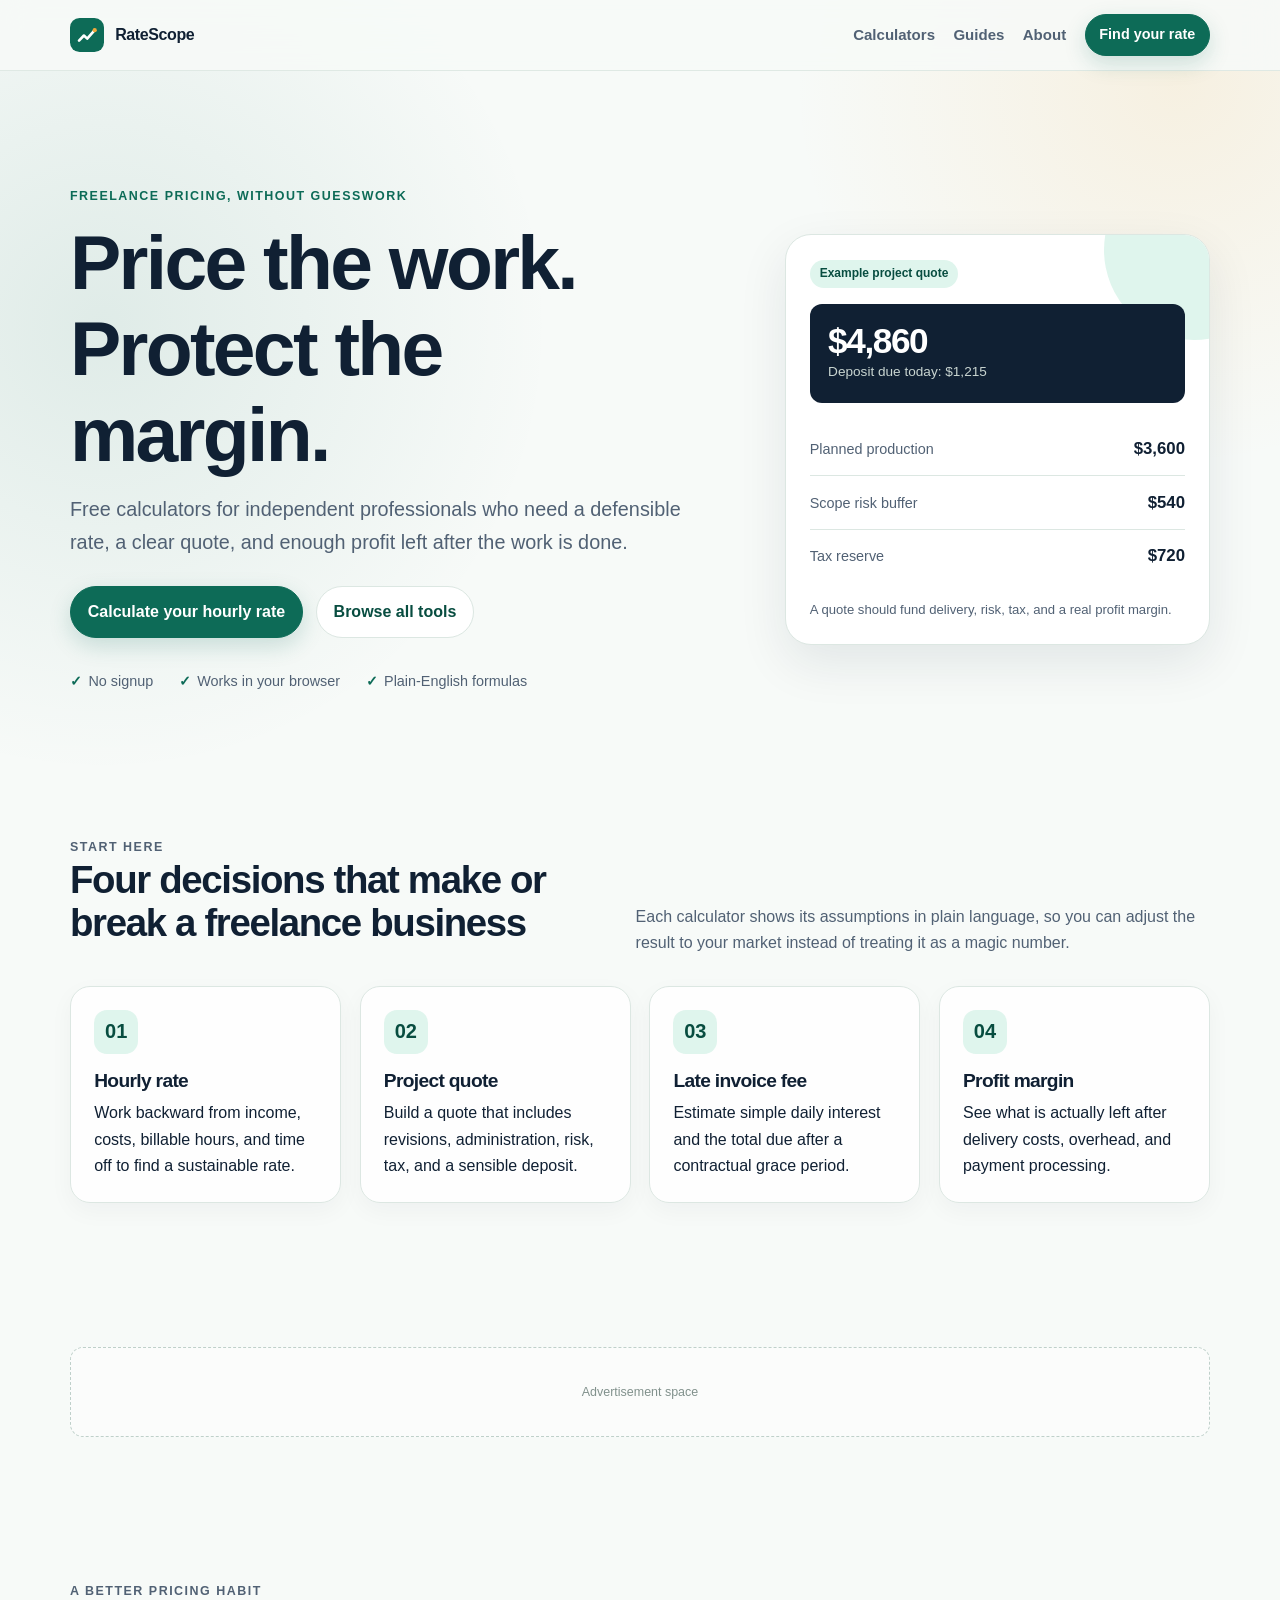
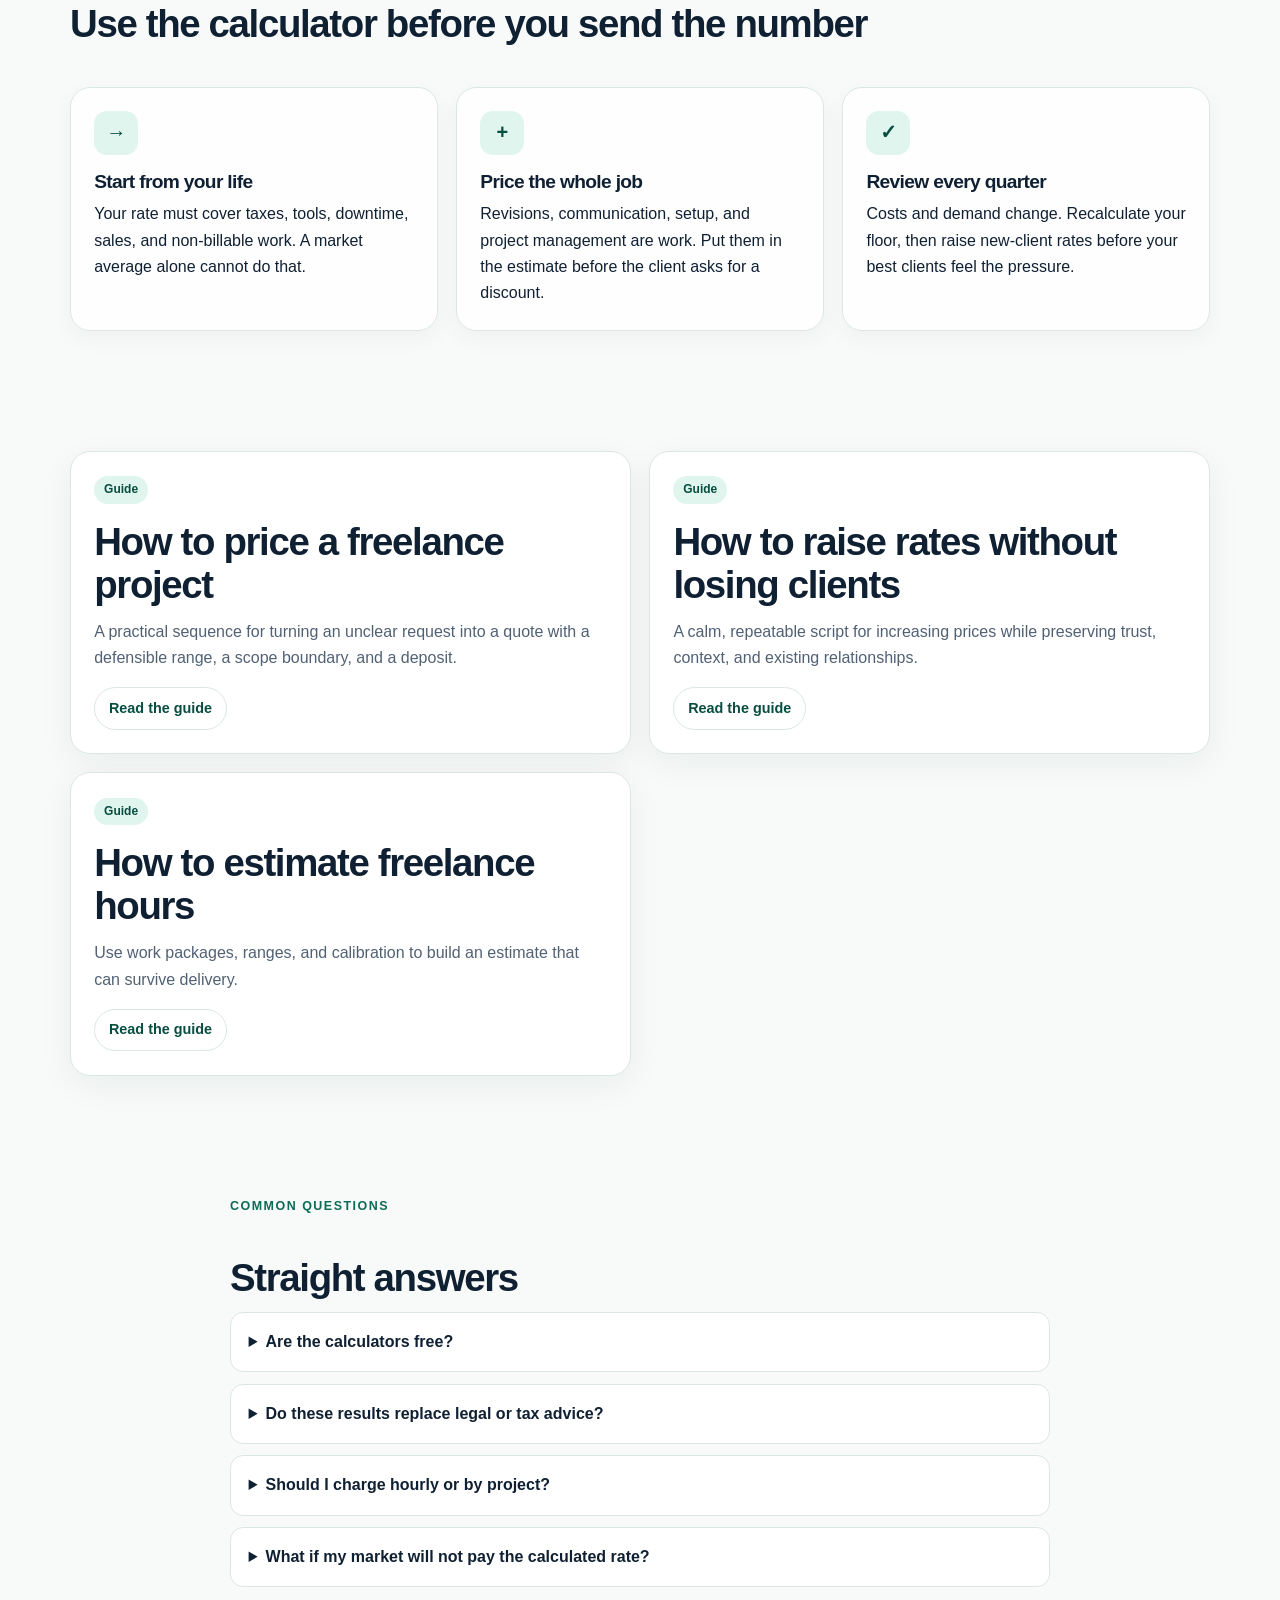
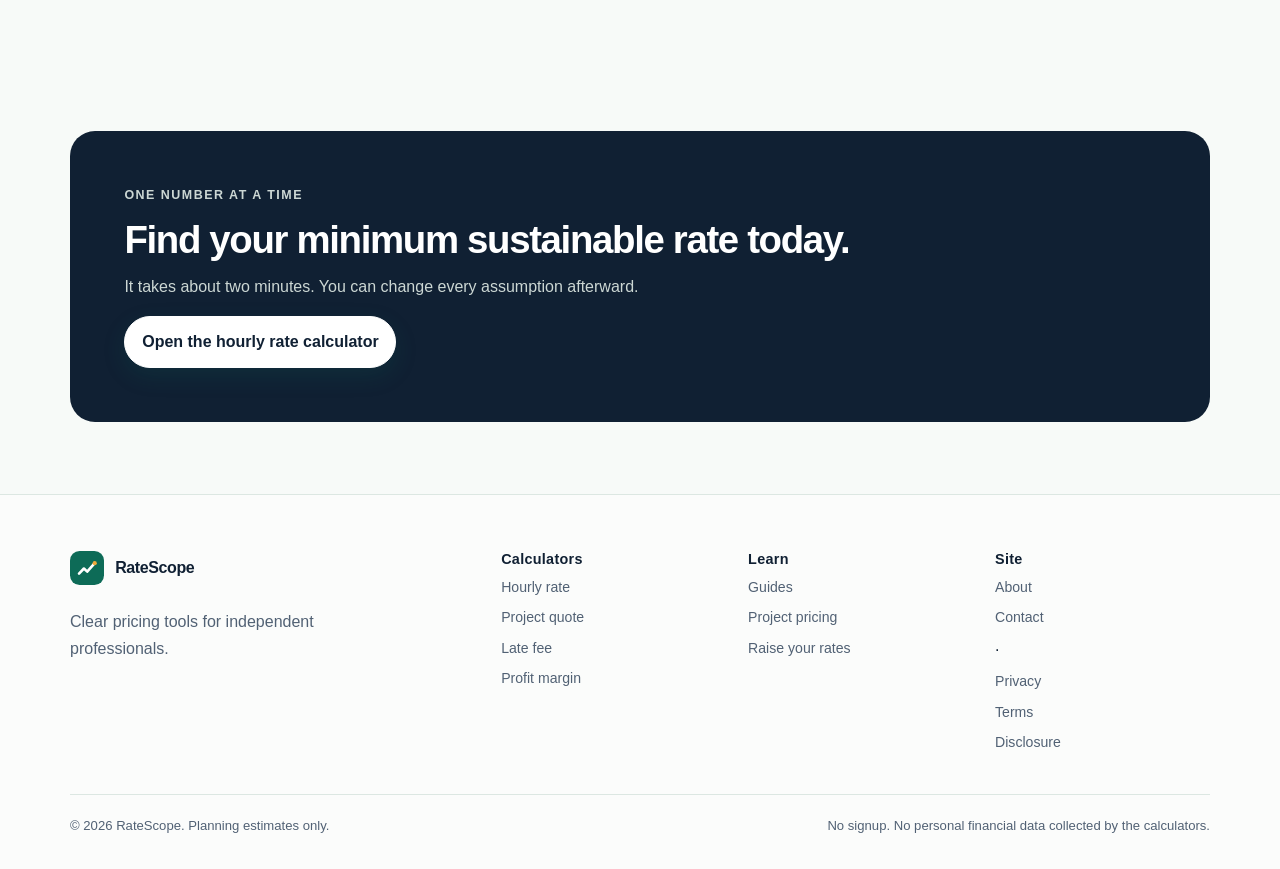
<file: index.html>
<!doctype html>
<html lang="en">
<head>
  <meta charset="utf-8">
  <meta name="viewport" content="width=device-width, initial-scale=1">
  <title>RateScope | Freelance Rate & Project Pricing Calculators</title>
  <meta name="description" content="Free calculators that help freelancers set an hourly rate, quote projects, calculate late fees, and protect profit margins.">
  <meta name="robots" content="index,follow,max-image-preview:large">
  <link rel="canonical" href="https://ppch627.github.io/ratescope-tools/">
  <meta property="og:type" content="website">
  <meta property="og:title" content="RateScope | Price the work. Protect the margin.">
  <meta property="og:description" content="Practical calculators for freelancers who want clearer rates, stronger quotes, and healthier margins.">
  <meta property="og:image" content="https://ppch627.github.io/ratescope-tools/assets/og-image.png">
  <meta name="twitter:card" content="summary_large_image">
  <meta name="theme-color" content="#0d6b57">
  <link rel="icon" href="assets/favicon.svg" type="image/svg+xml">
  <link rel="manifest" href="manifest.webmanifest">
  <link rel="stylesheet" href="styles.css">
  <script type="application/ld+json">
  {
    "@context": "https://schema.org",
    "@type": "WebSite",
    "name": "RateScope",
    "url": "https://ppch627.github.io/ratescope-tools/",
    "description": "Free freelance pricing and profitability calculators."
  }
  </script>
</head>
<body data-currency="USD">
  <a class="skip-link" href="#main">Skip to content</a>
  <header class="site-header">
    <div class="container header-inner">
      <a class="logo" href="index.html" aria-label="RateScope home">
        <img class="logo-mark" src="assets/logo.svg" alt="" width="34" height="34">
        <span>RateScope</span>
      </a>
      <button class="mobile-nav-toggle" type="button" aria-expanded="false" aria-controls="site-nav">Menu</button>
      <nav class="nav" id="site-nav" aria-label="Primary navigation">
        <a href="index.html#tools">Calculators</a>
        <a href="guides/index.html">Guides</a>
        <a href="about.html">About</a>
        <a class="button small" href="tools/hourly-rate.html">Find your rate</a>
      </nav>
    </div>
  </header>

  <main id="main">
    <section class="hero">
      <div class="container hero-grid">
        <div>
          <p class="eyebrow">Freelance pricing, without guesswork</p>
          <h1>Price the work. Protect the margin.</h1>
          <p class="lead">Free calculators for independent professionals who need a defensible rate, a clear quote, and enough profit left after the work is done.</p>
          <div class="hero-actions">
            <a class="button" href="tools/hourly-rate.html">Calculate your hourly rate</a>
            <a class="button secondary" href="#tools">Browse all tools</a>
          </div>
          <div class="trust-row" aria-label="Site benefits">
            <span>No signup</span>
            <span>Works in your browser</span>
            <span>Plain-English formulas</span>
          </div>
        </div>
        <aside class="hero-card" aria-label="Example quote summary">
          <div class="mini-panel">
            <span class="badge">Example project quote</span>
            <div class="mini-result">
              <strong>$4,860</strong>
              <span>Deposit due today: $1,215</span>
            </div>
            <div class="result-list">
              <li><span>Planned production</span><strong>$3,600</strong></li>
              <li><span>Scope risk buffer</span><strong>$540</strong></li>
              <li><span>Tax reserve</span><strong>$720</strong></li>
            </div>
            <p class="muted" style="font-size:.82rem;margin:1rem 0 0">A quote should fund delivery, risk, tax, and a real profit margin.</p>
          </div>
        </aside>
      </div>
    </section>

    <section class="section" id="tools">
      <div class="container">
        <div class="section-head">
          <div>
            <p class="eyebrow">Start here</p>
            <h2>Four decisions that make or break a freelance business</h2>
          </div>
          <p>Each calculator shows its assumptions in plain language, so you can adjust the result to your market instead of treating it as a magic number.</p>
        </div>
        <div class="grid four">
          <a class="card link-card" href="tools/hourly-rate.html">
            <div class="card-icon" aria-hidden="true">01</div>
            <h3>Hourly rate</h3>
            <p>Work backward from income, costs, billable hours, and time off to find a sustainable rate.</p>
          </a>
          <a class="card link-card" href="tools/project-quote.html">
            <div class="card-icon" aria-hidden="true">02</div>
            <h3>Project quote</h3>
            <p>Build a quote that includes revisions, administration, risk, tax, and a sensible deposit.</p>
          </a>
          <a class="card link-card" href="tools/late-fee.html">
            <div class="card-icon" aria-hidden="true">03</div>
            <h3>Late invoice fee</h3>
            <p>Estimate simple daily interest and the total due after a contractual grace period.</p>
          </a>
          <a class="card link-card" href="tools/profit-margin.html">
            <div class="card-icon" aria-hidden="true">04</div>
            <h3>Profit margin</h3>
            <p>See what is actually left after delivery costs, overhead, and payment processing.</p>
          </a>
        </div>
      </div>
    </section>

    <section class="section compact">
      <div class="container">
        <div class="ad-slot" data-ad-slot="home-middle" aria-label="Advertisement">Advertisement space</div>
      </div>
    </section>

    <section class="section">
      <div class="container">
        <div class="section-head">
          <div>
            <p class="eyebrow">A better pricing habit</p>
            <h2>Use the calculator before you send the number</h2>
          </div>
        </div>
        <div class="grid three">
          <article class="card">
            <div class="card-icon" aria-hidden="true">→</div>
            <h3>Start from your life</h3>
            <p>Your rate must cover taxes, tools, downtime, sales, and non-billable work. A market average alone cannot do that.</p>
          </article>
          <article class="card">
            <div class="card-icon" aria-hidden="true">+</div>
            <h3>Price the whole job</h3>
            <p>Revisions, communication, setup, and project management are work. Put them in the estimate before the client asks for a discount.</p>
          </article>
          <article class="card">
            <div class="card-icon" aria-hidden="true">✓</div>
            <h3>Review every quarter</h3>
            <p>Costs and demand change. Recalculate your floor, then raise new-client rates before your best clients feel the pressure.</p>
          </article>
        </div>
      </div>
    </section>

    <section class="section compact">
      <div class="container grid two">
        <div class="content-card card">
          <span class="badge">Guide</span>
          <h2 style="margin-top:1rem">How to price a freelance project</h2>
          <p class="muted">A practical sequence for turning an unclear request into a quote with a defensible range, a scope boundary, and a deposit.</p>
          <a class="button secondary small" href="guides/how-to-price-a-freelance-project.html">Read the guide</a>
        </div>
        <div class="content-card card">
          <span class="badge">Guide</span>
          <h2 style="margin-top:1rem">How to raise rates without losing clients</h2>
          <p class="muted">A calm, repeatable script for increasing prices while preserving trust, context, and existing relationships.</p>
          <a class="button secondary small" href="guides/raise-freelance-rates.html">Read the guide</a>
        </div>        <div class="content-card card">
          <span class="badge">Guide</span>
          <h2 style="margin-top:1rem">How to estimate freelance hours</h2>
          <p class="muted">Use work packages, ranges, and calibration to build an estimate that can survive delivery.</p>
          <a class="button secondary small" href="guides/estimate-freelance-hours.html">Read the guide</a>
        </div>
      </div>
    </section>

    <section class="section" id="toolbox" data-monetization-section="affiliate" hidden>
      <div class="container">
        <div class="section-head">
          <div>
            <p class="eyebrow">A lean toolkit</p>
            <h2>Commercial tools that support the process</h2>
          </div>
          <p>Choose based on local tax support, pricing, integrations, data portability, and the workflow you actually need.</p>
        </div>
        <p class="muted" style="font-size:.86rem;margin-bottom:1rem">Some links in this section may be affiliate links. If you buy through one, RateScope may earn a commission at no additional cost to you. <a href="affiliate-disclosure.html">Read the disclosure</a>.</p>
        <div class="grid three">
          <a class="card link-card" data-affiliate-card="accounting" href="#" hidden>
            <div class="card-icon" aria-hidden="true">A</div>
            <h3>Accounting and bookkeeping</h3>
            <p>Compare services that can handle freelancer income, expenses, tax deadlines, and local reporting.</p>
          </a>
          <a class="card link-card" data-affiliate-card="invoicing" href="#" hidden>
            <div class="card-icon" aria-hidden="true">I</div>
            <h3>Invoicing and payments</h3>
            <p>Look for clear fee schedules, recurring invoices, payment reminders, and currency support.</p>
          </a>
          <a class="card link-card" data-affiliate-card="projectManagement" href="#" hidden>
            <div class="card-icon" aria-hidden="true">P</div>
            <h3>Client and project management</h3>
            <p>Keep scopes, approvals, files, time records, and change orders in one shared system.</p>
          </a>
        </div>
      </div>
    </section>

    <section class="section">
      <div class="container content">
        <p class="eyebrow">Common questions</p>
        <h2>Straight answers</h2>
        <div class="faq">
          <details>
            <summary>Are the calculators free?</summary>
            <p>Yes. The tools run in your browser and do not require an account. The site may be supported by advertising or affiliate links in the future; that will never change the calculation.</p>
          </details>
          <details>
            <summary>Do these results replace legal or tax advice?</summary>
            <p>No. They are planning estimates. Tax rules, contract terms, interest limits, and payment practices vary by location, so confirm important decisions with a qualified professional.</p>
          </details>
          <details>
            <summary>Should I charge hourly or by project?</summary>
            <p>Use an hourly rate as your internal cost model, even when you quote a fixed price. The client can buy an outcome while you still know whether the outcome is profitable.</p>
          </details>
          <details>
            <summary>What if my market will not pay the calculated rate?</summary>
            <p>Change the business model, not just the number. Narrow your offer, reduce delivery cost, increase utilization, sell a productized service, or target clients who value the specific outcome more highly.</p>
          </details>
        </div>
      </div>
    </section>

    <section class="section">
      <div class="container">
        <div class="cta-band">
          <p class="eyebrow">One number at a time</p>
          <h2>Find your minimum sustainable rate today.</h2>
          <p>It takes about two minutes. You can change every assumption afterward.</p>
          <a class="button" href="tools/hourly-rate.html">Open the hourly rate calculator</a>
        </div>
      </div>
    </section>
  </main>

  <footer class="site-footer">
    <div class="container">
      <div class="footer-grid">
        <div>
          <a class="logo" href="index.html">
            <img class="logo-mark" src="assets/logo.svg" alt="" width="34" height="34">
            <span>RateScope</span>
          </a>
          <p class="muted" style="max-width:320px;margin-top:1rem">Clear pricing tools for independent professionals.</p>
        </div>
        <div>
          <h3>Calculators</h3>
          <div class="footer-links">
            <a href="tools/hourly-rate.html">Hourly rate</a>
            <a href="tools/project-quote.html">Project quote</a>
            <a href="tools/late-fee.html">Late fee</a>
            <a href="tools/profit-margin.html">Profit margin</a>
          </div>
        </div>
        <div>
          <h3>Learn</h3>
          <div class="footer-links">
            <a href="guides/index.html">Guides</a>
            <a href="guides/how-to-price-a-freelance-project.html">Project pricing</a>
            <a href="guides/raise-freelance-rates.html">Raise your rates</a>
          </div>
        </div>
        <div>
          <h3>Site</h3>
          <div class="footer-links">
            <a href="about.html">About</a>
            <a href="contact.html">Contact</a> · <a href="privacy.html">Privacy</a>
            <a href="terms.html">Terms</a>
            <a href="affiliate-disclosure.html">Disclosure</a>
          </div>
        </div>
      </div>
      <div class="footer-bottom">
        <span>© <span data-year>2026</span> RateScope. Planning estimates only.</span>
        <span>No signup. No personal financial data collected by the calculators.</span>
      </div>
    </div>
  </footer>
  <script src="site-config.js" defer></script>
  <script src="monetization.js" defer></script>
  <script src="app.js" defer></script>
</body>
</html>
</file>
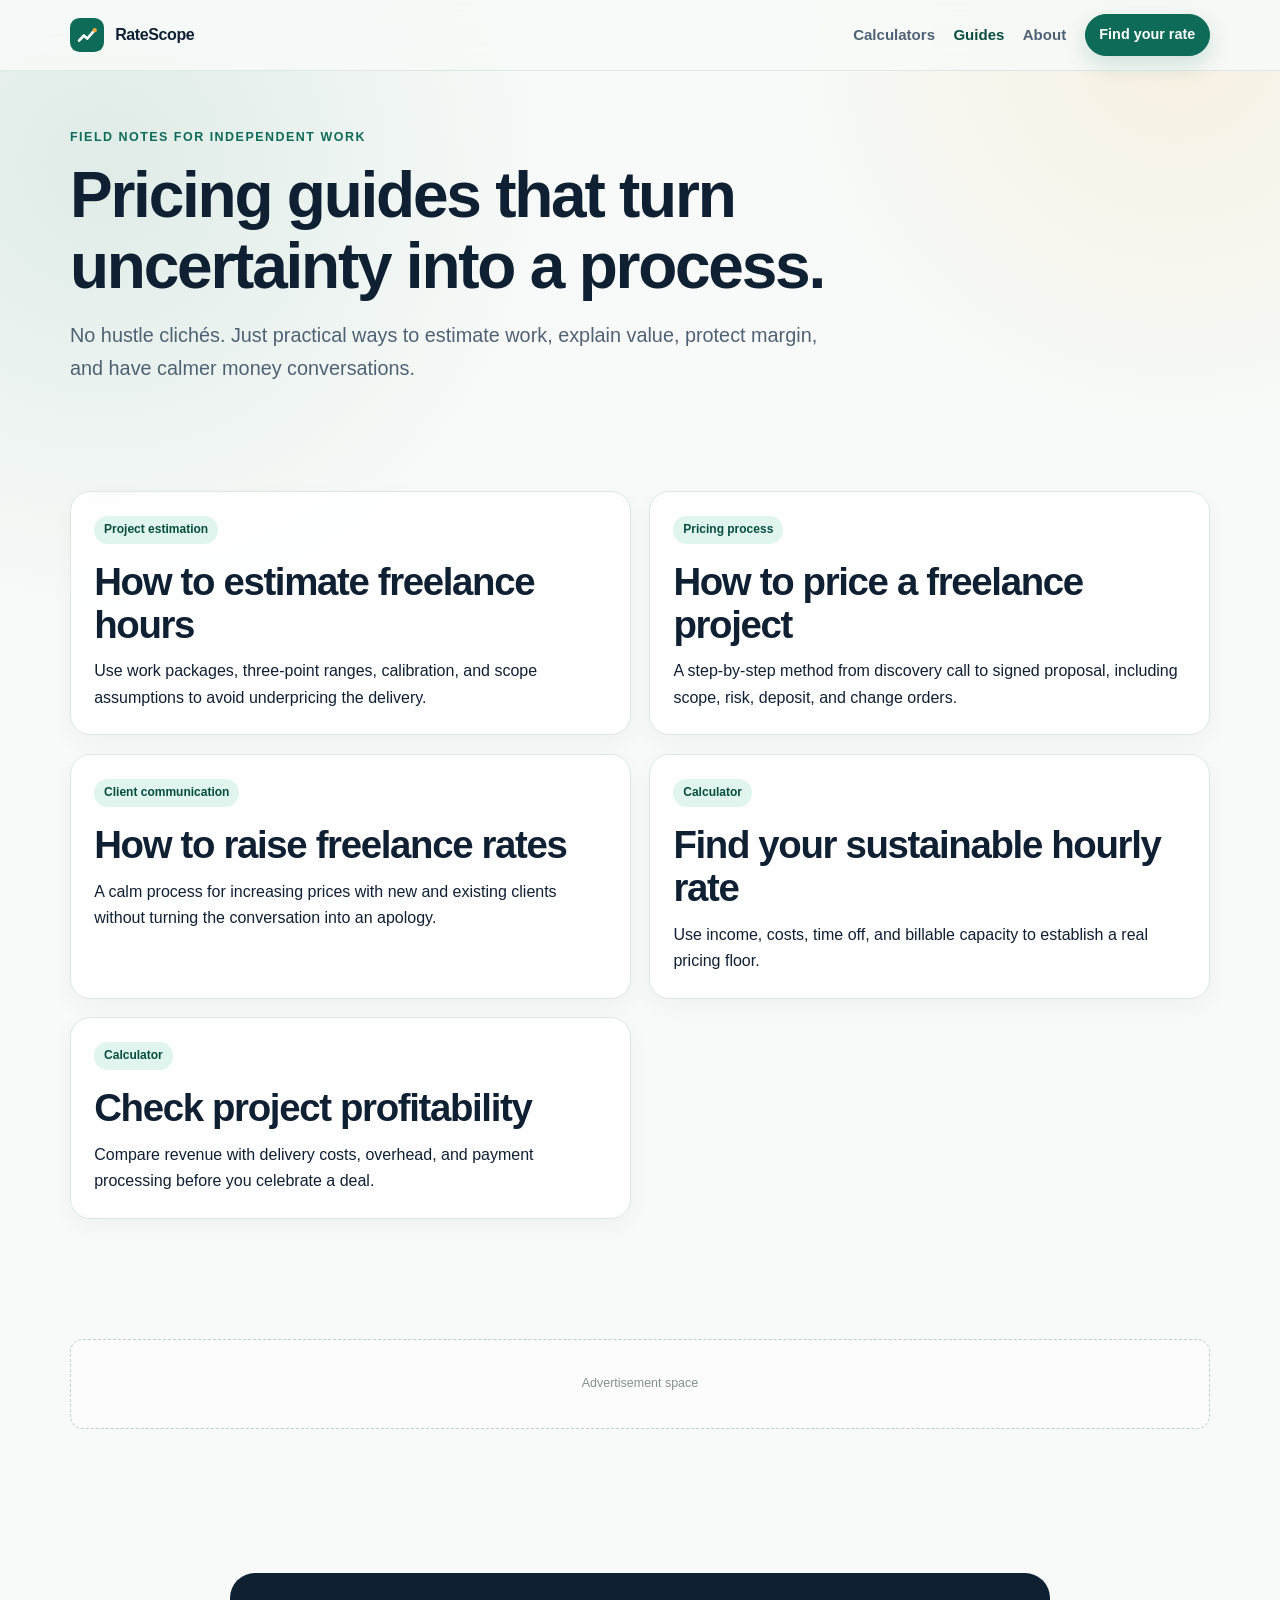
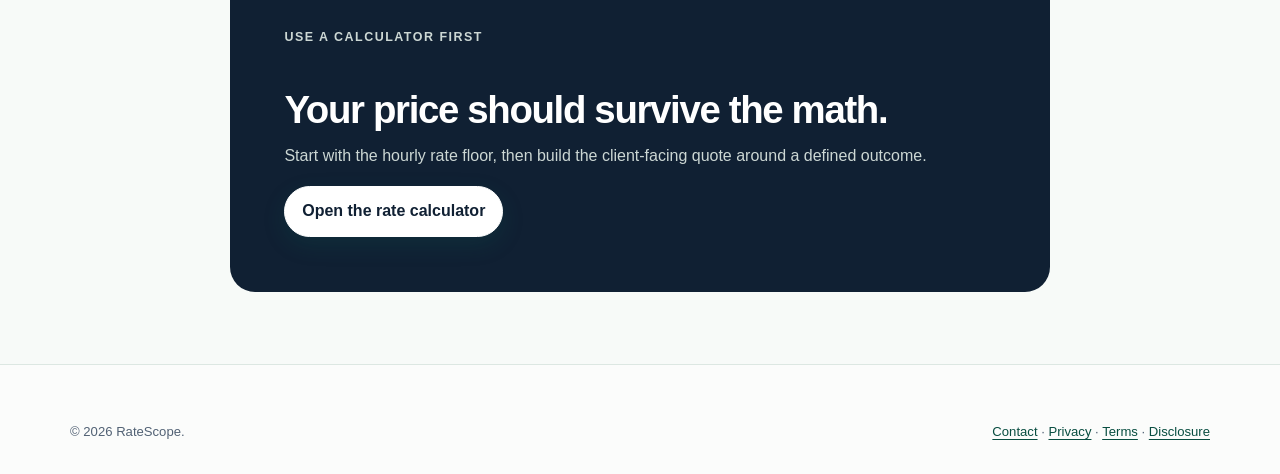
<file: guides/index.html>
<!doctype html>
<html lang="en">
<head>
  <meta charset="utf-8">
  <meta name="viewport" content="width=device-width, initial-scale=1">
  <title>Freelance Pricing Guides | RateScope</title>
  <meta name="description" content="Practical freelance pricing guides covering project quotes, rate increases, margins, and better client conversations.">
  <meta name="robots" content="index,follow">
  <link rel="canonical" href="https://ppch627.github.io/ratescope-tools/guides/">
  <meta property="og:title" content="Freelance Pricing Guides">
  <meta property="og:description" content="Clear, practical guides for pricing independent work.">
  <meta property="og:image" content="https://ppch627.github.io/ratescope-tools/assets/og-image.png">
  <meta name="theme-color" content="#0d6b57">
  <link rel="icon" href="../assets/favicon.svg" type="image/svg+xml">
  <link rel="manifest" href="../manifest.webmanifest">
  <link rel="stylesheet" href="../styles.css">
</head>
<body data-currency="USD">
  <a class="skip-link" href="#main">Skip to content</a>
  <header class="site-header">
    <div class="container header-inner">
      <a class="logo" href="../index.html" aria-label="RateScope home"><img class="logo-mark" src="../assets/logo.svg" alt="" width="34" height="34"><span>RateScope</span></a>
      <button class="mobile-nav-toggle" type="button" aria-expanded="false" aria-controls="site-nav">Menu</button>
      <nav class="nav" id="site-nav" aria-label="Primary navigation"><a href="../index.html#tools">Calculators</a><a href="index.html" aria-current="page">Guides</a><a href="../about.html">About</a><a class="button small" href="../tools/hourly-rate.html">Find your rate</a></nav>
    </div>
  </header>
  <main id="main">
    <div class="container">
      <header class="page-hero">
        <p class="eyebrow">Field notes for independent work</p>
        <h1>Pricing guides that turn uncertainty into a process.</h1>
        <p class="lead">No hustle clichés. Just practical ways to estimate work, explain value, protect margin, and have calmer money conversations.</p>
      </header>
    </div>
    <section class="section compact">
      <div class="container grid two">
        <a class="card link-card" href="estimate-freelance-hours.html">
          <span class="badge">Project estimation</span>
          <h2 style="margin-top:1rem">How to estimate freelance hours</h2>
          <p>Use work packages, three-point ranges, calibration, and scope assumptions to avoid underpricing the delivery.</p>
        </a>        <a class="card link-card" href="how-to-price-a-freelance-project.html">
          <span class="badge">Pricing process</span>
          <h2 style="margin-top:1rem">How to price a freelance project</h2>
          <p>A step-by-step method from discovery call to signed proposal, including scope, risk, deposit, and change orders.</p>
        </a>
        <a class="card link-card" href="raise-freelance-rates.html">
          <span class="badge">Client communication</span>
          <h2 style="margin-top:1rem">How to raise freelance rates</h2>
          <p>A calm process for increasing prices with new and existing clients without turning the conversation into an apology.</p>
        </a>
        <a class="card link-card" href="../tools/hourly-rate.html">
          <span class="badge">Calculator</span>
          <h2 style="margin-top:1rem">Find your sustainable hourly rate</h2>
          <p>Use income, costs, time off, and billable capacity to establish a real pricing floor.</p>
        </a>
        <a class="card link-card" href="../tools/profit-margin.html">
          <span class="badge">Calculator</span>
          <h2 style="margin-top:1rem">Check project profitability</h2>
          <p>Compare revenue with delivery costs, overhead, and payment processing before you celebrate a deal.</p>
        </a>
      </div>
    </section>
    <section class="section compact"><div class="container"><div class="ad-slot" data-ad-slot="guides-index">Advertisement space</div></div></section>
    <section class="section">
      <div class="container content">
        <div class="cta-band">
          <p class="eyebrow">Use a calculator first</p>
          <h2>Your price should survive the math.</h2>
          <p>Start with the hourly rate floor, then build the client-facing quote around a defined outcome.</p>
          <a class="button" href="../tools/hourly-rate.html">Open the rate calculator</a>
        </div>
      </div>
    </section>
  </main>
  <footer class="site-footer"><div class="container footer-bottom" style="margin-top:0;border-top:0;padding-top:0"><span>© <span data-year>2026</span> RateScope.</span><span><a href="../contact.html">Contact</a> · <a href="../privacy.html">Privacy</a> · <a href="../terms.html">Terms</a> · <a href="../affiliate-disclosure.html">Disclosure</a></span></div></footer>
  <script src="../site-config.js" defer></script>
  <script src="../monetization.js" defer></script>
  <script src="../app.js" defer></script>
</body>
</html>
</file>
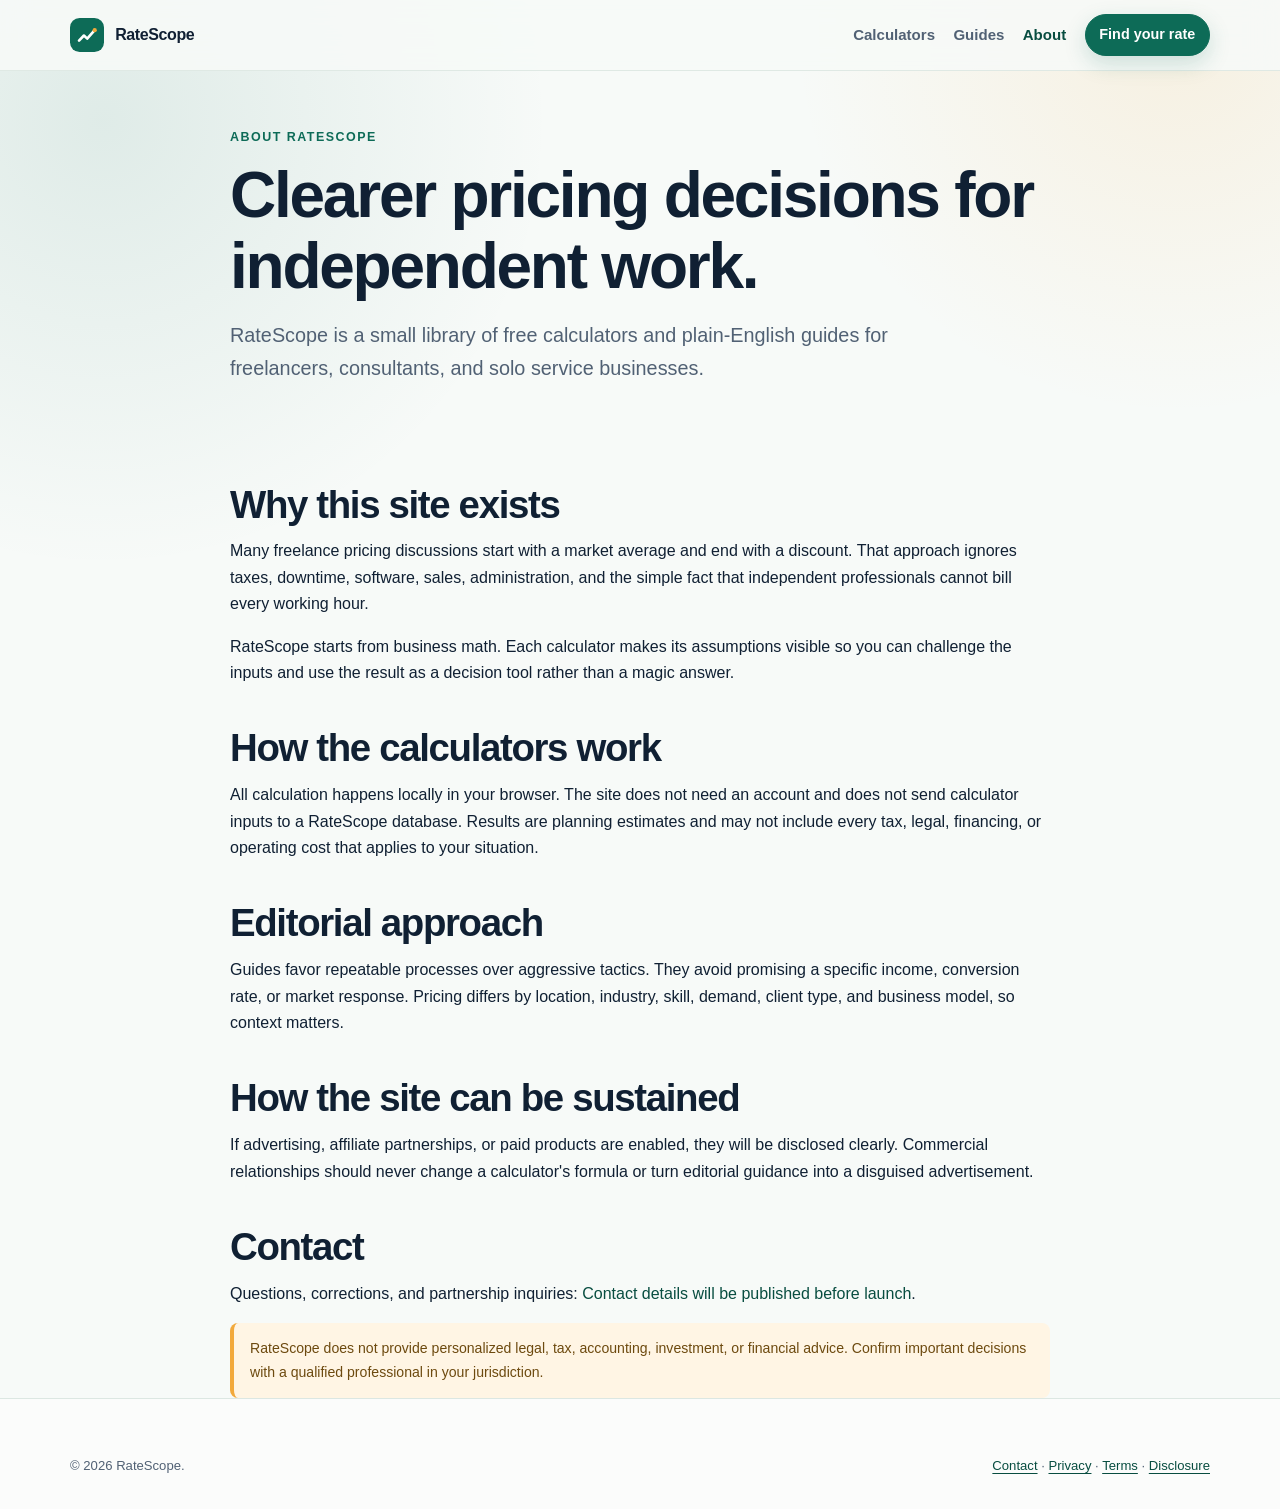
<file: about.html>
<!doctype html>
<html lang="en">
<head>
  <meta charset="utf-8">
  <meta name="viewport" content="width=device-width, initial-scale=1">
  <title>About RateScope | Practical Freelance Pricing Tools</title>
  <meta name="description" content="Learn why RateScope exists and how its free calculators and guides approach freelance pricing assumptions.">
  <meta name="robots" content="index,follow">
  <link rel="canonical" href="https://ppch627.github.io/ratescope-tools/about.html">
  <meta name="theme-color" content="#0d6b57">
  <link rel="icon" href="assets/favicon.svg" type="image/svg+xml">
  <link rel="manifest" href="manifest.webmanifest">
  <link rel="stylesheet" href="styles.css">
</head>
<body data-currency="USD">
  <a class="skip-link" href="#main">Skip to content</a>
  <header class="site-header">
    <div class="container header-inner">
      <a class="logo" href="index.html" aria-label="RateScope home"><img class="logo-mark" src="assets/logo.svg" alt="" width="34" height="34"><span>RateScope</span></a>
      <button class="mobile-nav-toggle" type="button" aria-expanded="false" aria-controls="site-nav">Menu</button>
      <nav class="nav" id="site-nav" aria-label="Primary navigation"><a href="index.html#tools">Calculators</a><a href="guides/index.html">Guides</a><a href="about.html" aria-current="page">About</a><a class="button small" href="tools/hourly-rate.html">Find your rate</a></nav>
    </div>
  </header>
  <main id="main">
    <div class="container content">
      <header class="page-hero">
        <p class="eyebrow">About RateScope</p>
        <h1>Clearer pricing decisions for independent work.</h1>
        <p class="lead">RateScope is a small library of free calculators and plain-English guides for freelancers, consultants, and solo service businesses.</p>
      </header>
      <h2>Why this site exists</h2>
      <p>Many freelance pricing discussions start with a market average and end with a discount. That approach ignores taxes, downtime, software, sales, administration, and the simple fact that independent professionals cannot bill every working hour.</p>
      <p>RateScope starts from business math. Each calculator makes its assumptions visible so you can challenge the inputs and use the result as a decision tool rather than a magic answer.</p>
      <h2>How the calculators work</h2>
      <p>All calculation happens locally in your browser. The site does not need an account and does not send calculator inputs to a RateScope database. Results are planning estimates and may not include every tax, legal, financing, or operating cost that applies to your situation.</p>
      <h2>Editorial approach</h2>
      <p>Guides favor repeatable processes over aggressive tactics. They avoid promising a specific income, conversion rate, or market response. Pricing differs by location, industry, skill, demand, client type, and business model, so context matters.</p>
      <h2>How the site can be sustained</h2>
      <p>If advertising, affiliate partnerships, or paid products are enabled, they will be disclosed clearly. Commercial relationships should never change a calculator's formula or turn editorial guidance into a disguised advertisement.</p>
      <h2>Contact</h2>
      <p>Questions, corrections, and partnership inquiries: <a data-contact-email href="mailto:hello@your-domain.example">hello@your-domain.example</a>.</p>
      <div class="notice">RateScope does not provide personalized legal, tax, accounting, investment, or financial advice. Confirm important decisions with a qualified professional in your jurisdiction.</div>
    </div>
  </main>
  <footer class="site-footer"><div class="container footer-bottom" style="margin-top:0;border-top:0;padding-top:0"><span>© <span data-year>2026</span> RateScope.</span><span><a href="contact.html">Contact</a> · <a href="privacy.html">Privacy</a> · <a href="terms.html">Terms</a> · <a href="affiliate-disclosure.html">Disclosure</a></span></div></footer>
  <script src="site-config.js" defer></script>
  <script src="monetization.js" defer></script>
  <script src="app.js" defer></script>
</body>
</html>
</file>
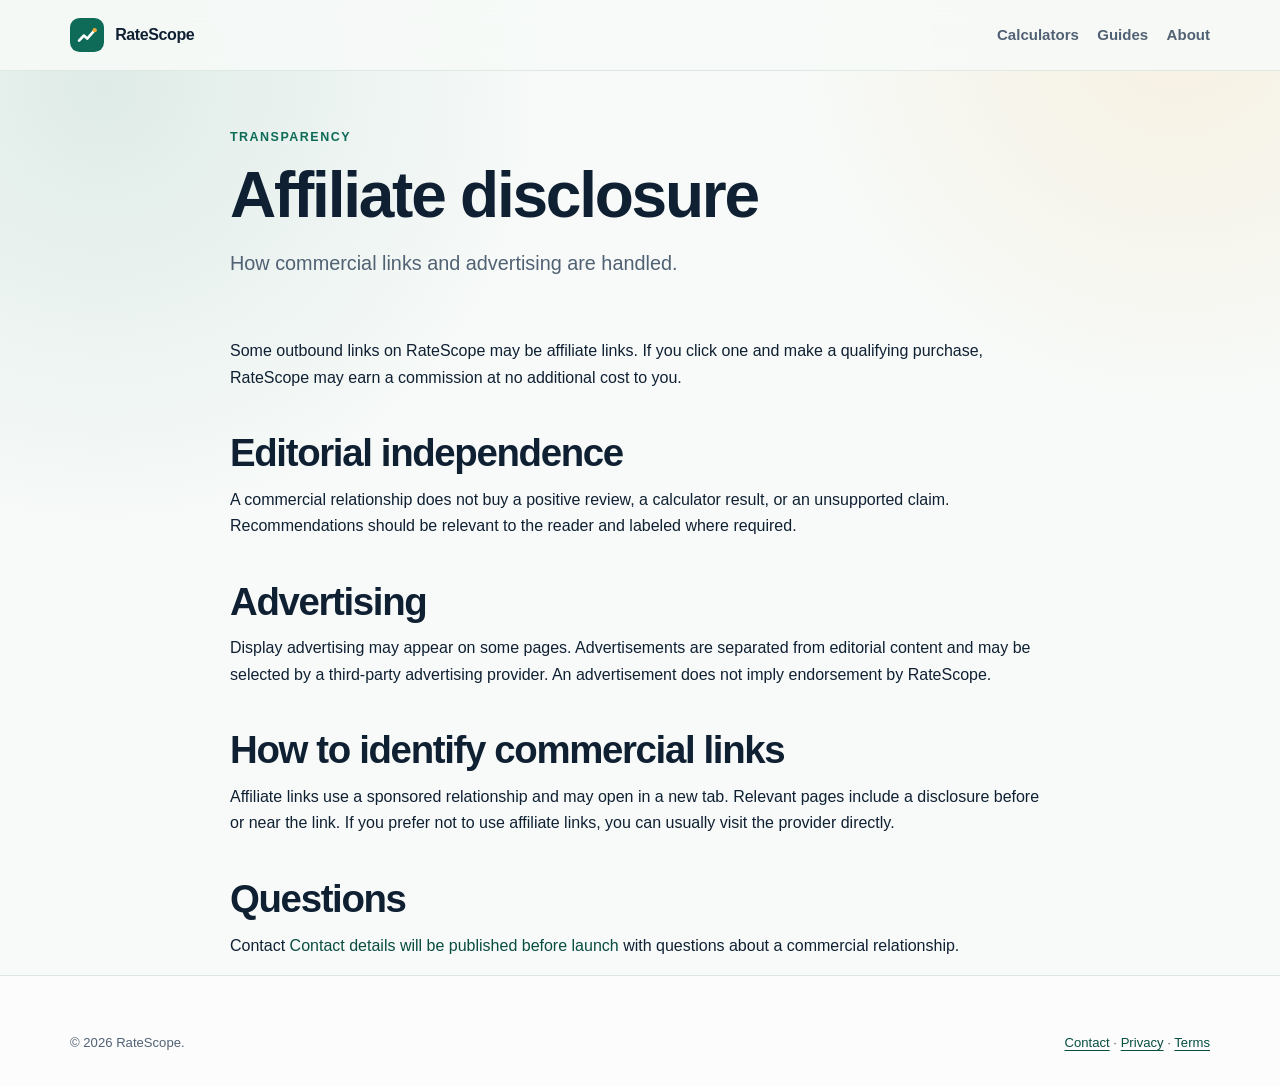
<file: affiliate-disclosure.html>
<!doctype html>
<html lang="en">
<head>
  <meta charset="utf-8">
  <meta name="viewport" content="width=device-width, initial-scale=1">
  <title>Affiliate Disclosure | RateScope</title>
  <meta name="description" content="RateScope affiliate and advertising disclosure.">
  <meta name="robots" content="index,follow">
  <link rel="canonical" href="https://ppch627.github.io/ratescope-tools/affiliate-disclosure.html">
  <meta name="theme-color" content="#0d6b57">
  <link rel="icon" href="assets/favicon.svg" type="image/svg+xml">
  <link rel="stylesheet" href="styles.css">
</head>
<body data-currency="USD">
  <a class="skip-link" href="#main">Skip to content</a>
  <header class="site-header"><div class="container header-inner"><a class="logo" href="index.html"><img class="logo-mark" src="assets/logo.svg" alt="" width="34" height="34"><span>RateScope</span></a><button class="mobile-nav-toggle" type="button" aria-expanded="false" aria-controls="site-nav">Menu</button><nav class="nav" id="site-nav"><a href="index.html#tools">Calculators</a><a href="guides/index.html">Guides</a><a href="about.html">About</a></nav></div></header>
  <main id="main">
    <div class="container content">
      <header class="page-hero"><p class="eyebrow">Transparency</p><h1>Affiliate disclosure</h1><p class="lead">How commercial links and advertising are handled.</p></header>
      <p>Some outbound links on RateScope may be affiliate links. If you click one and make a qualifying purchase, RateScope may earn a commission at no additional cost to you.</p>
      <h2>Editorial independence</h2>
      <p>A commercial relationship does not buy a positive review, a calculator result, or an unsupported claim. Recommendations should be relevant to the reader and labeled where required.</p>
      <h2>Advertising</h2>
      <p>Display advertising may appear on some pages. Advertisements are separated from editorial content and may be selected by a third-party advertising provider. An advertisement does not imply endorsement by RateScope.</p>
      <h2>How to identify commercial links</h2>
      <p>Affiliate links use a sponsored relationship and may open in a new tab. Relevant pages include a disclosure before or near the link. If you prefer not to use affiliate links, you can usually visit the provider directly.</p>
      <h2>Questions</h2>
      <p>Contact <a data-contact-email href="mailto:hello@your-domain.example">hello@your-domain.example</a> with questions about a commercial relationship.</p>
    </div>
  </main>
  <footer class="site-footer"><div class="container footer-bottom" style="margin-top:0;border-top:0;padding-top:0"><span>© <span data-year>2026</span> RateScope.</span><span><a href="contact.html">Contact</a> · <a href="privacy.html">Privacy</a> · <a href="terms.html">Terms</a></span></div></footer>
  <script src="site-config.js" defer></script><script src="monetization.js" defer></script><script src="app.js" defer></script>
</body>
</html>
</file>
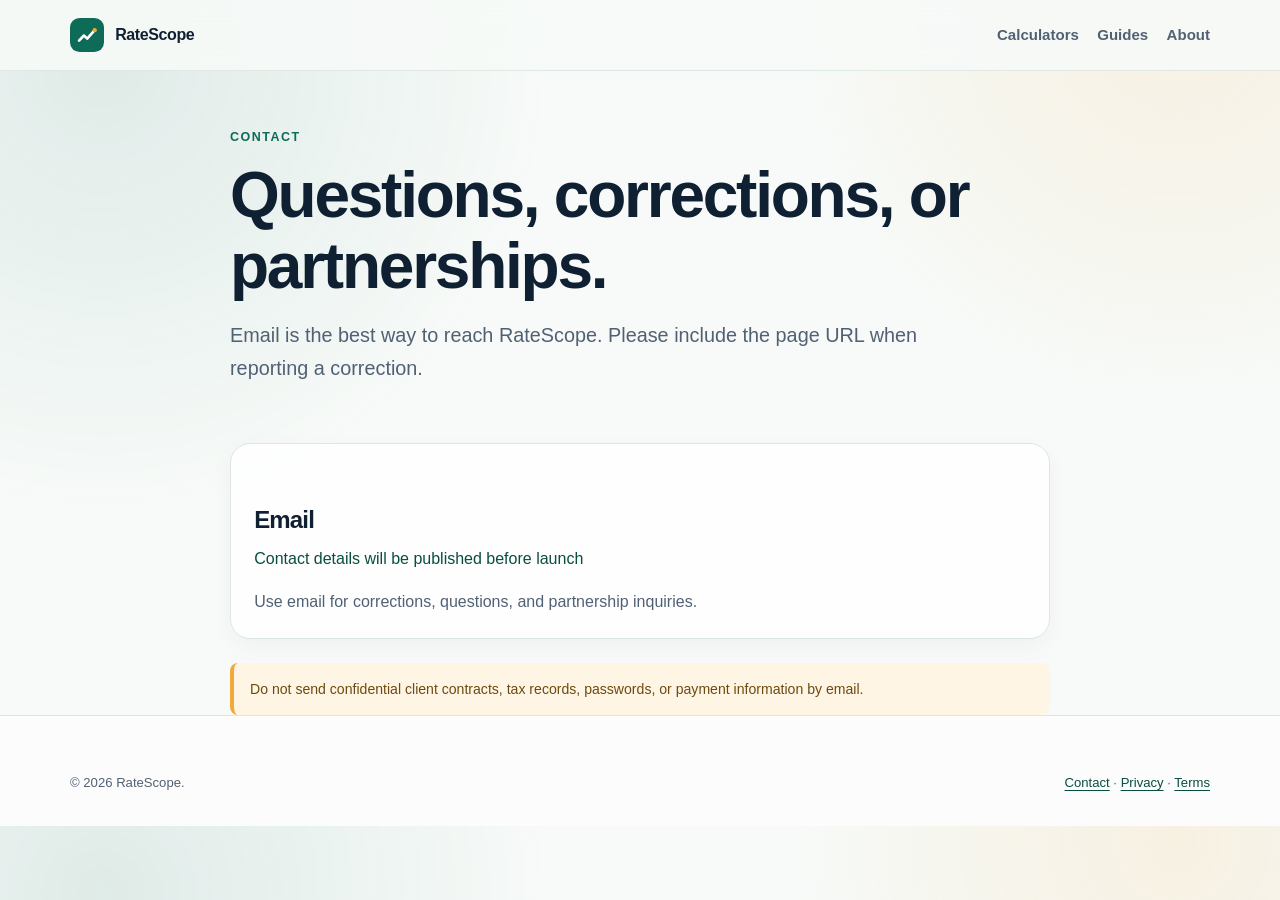
<file: contact.html>
<!doctype html>
<html lang="en">
<head>
  <meta charset="utf-8">
  <meta name="viewport" content="width=device-width, initial-scale=1">
  <title>Contact RateScope</title>
  <meta name="description" content="Contact RateScope with corrections, questions, or partnership inquiries.">
  <meta name="robots" content="index,follow">
  <link rel="canonical" href="https://ppch627.github.io/ratescope-tools/contact.html">
  <meta name="theme-color" content="#0d6b57">
  <link rel="icon" href="assets/favicon.svg" type="image/svg+xml">
  <link rel="stylesheet" href="styles.css">
</head>
<body data-currency="USD">
  <a class="skip-link" href="#main">Skip to content</a>
  <header class="site-header"><div class="container header-inner"><a class="logo" href="index.html"><img class="logo-mark" src="assets/logo.svg" alt="" width="34" height="34"><span>RateScope</span></a><button class="mobile-nav-toggle" type="button" aria-expanded="false" aria-controls="site-nav">Menu</button><nav class="nav" id="site-nav"><a href="index.html#tools">Calculators</a><a href="guides/index.html">Guides</a><a href="about.html">About</a></nav></div></header>
  <main id="main"><div class="container content"><header class="page-hero"><p class="eyebrow">Contact</p><h1>Questions, corrections, or partnerships.</h1><p class="lead">Email is the best way to reach RateScope. Please include the page URL when reporting a correction.</p></header><div class="card"><h2 style="font-size:1.5rem">Email</h2><p><a data-contact-email href="mailto:hello@your-domain.example">hello@your-domain.example</a></p><p class="muted">Use email for corrections, questions, and partnership inquiries.</p></div><div class="notice" style="margin-top:1.5rem">Do not send confidential client contracts, tax records, passwords, or payment information by email.</div></div></main>
  <footer class="site-footer"><div class="container footer-bottom" style="margin-top:0;border-top:0;padding-top:0"><span>© <span data-year>2026</span> RateScope.</span><span><a href="contact.html">Contact</a> · <a href="privacy.html">Privacy</a> · <a href="terms.html">Terms</a></span></div></footer>
  <script src="site-config.js" defer></script><script src="monetization.js" defer></script><script src="app.js" defer></script>
</body>
</html>
</file>
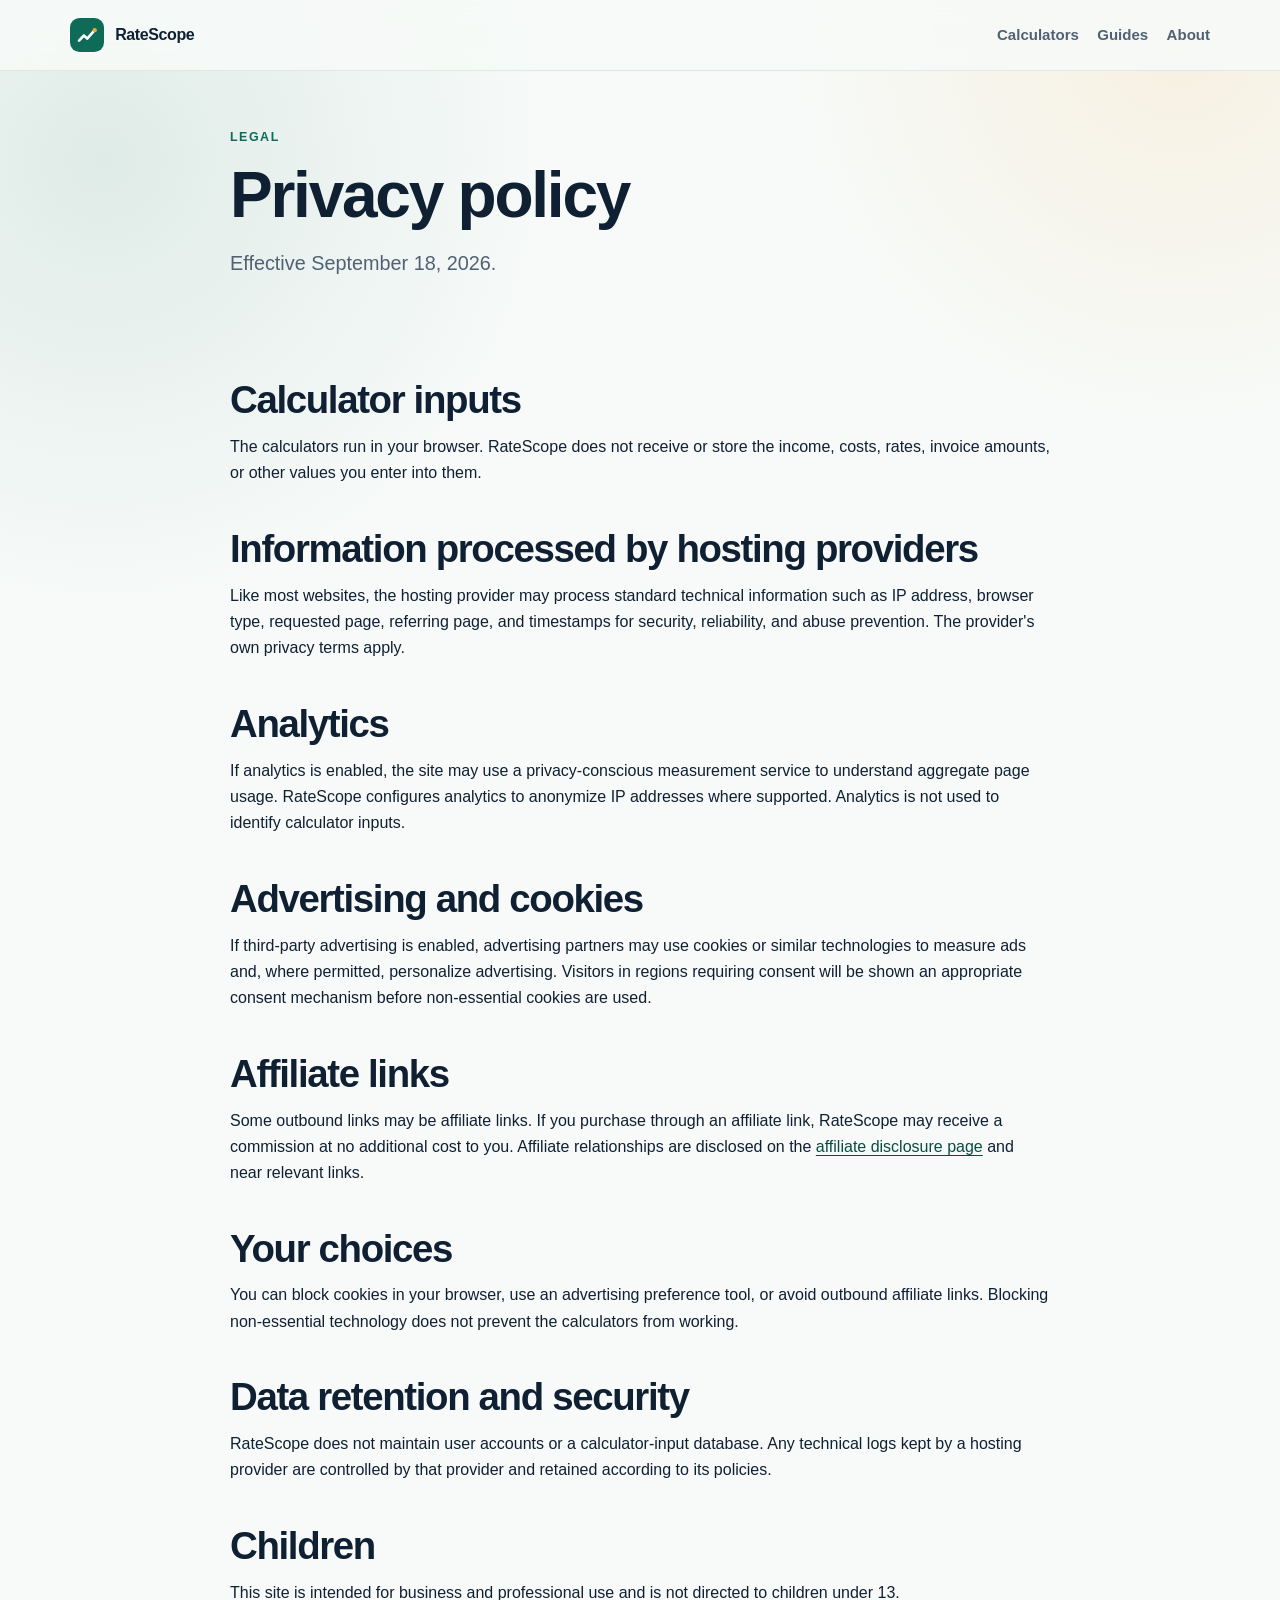
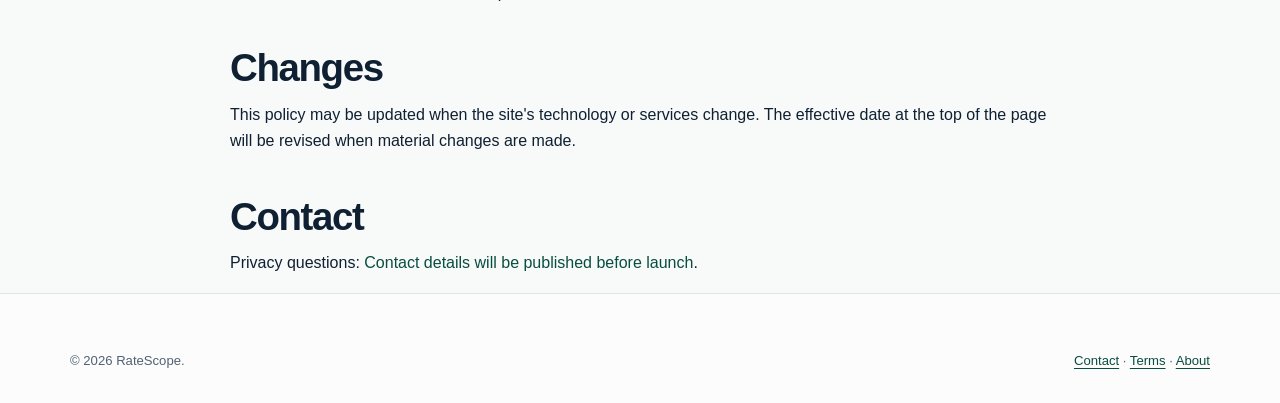
<file: privacy.html>
<!doctype html>
<html lang="en">
<head>
  <meta charset="utf-8">
  <meta name="viewport" content="width=device-width, initial-scale=1">
  <title>Privacy Policy | RateScope</title>
  <meta name="description" content="RateScope privacy policy covering calculator data, analytics, advertising, cookies, and contact information.">
  <meta name="robots" content="index,follow">
  <link rel="canonical" href="https://ppch627.github.io/ratescope-tools/privacy.html">
  <meta name="theme-color" content="#0d6b57">
  <link rel="icon" href="assets/favicon.svg" type="image/svg+xml">
  <link rel="stylesheet" href="styles.css">
</head>
<body data-currency="USD">
  <a class="skip-link" href="#main">Skip to content</a>
  <header class="site-header"><div class="container header-inner"><a class="logo" href="index.html"><img class="logo-mark" src="assets/logo.svg" alt="" width="34" height="34"><span>RateScope</span></a><button class="mobile-nav-toggle" type="button" aria-expanded="false" aria-controls="site-nav">Menu</button><nav class="nav" id="site-nav"><a href="index.html#tools">Calculators</a><a href="guides/index.html">Guides</a><a href="about.html">About</a></nav></div></header>
  <main id="main">
    <div class="container content">
      <header class="page-hero"><p class="eyebrow">Legal</p><h1>Privacy policy</h1><p class="lead">Effective September 18, 2026.</p></header>
      <h2>Calculator inputs</h2>
      <p>The calculators run in your browser. RateScope does not receive or store the income, costs, rates, invoice amounts, or other values you enter into them.</p>
      <h2>Information processed by hosting providers</h2>
      <p>Like most websites, the hosting provider may process standard technical information such as IP address, browser type, requested page, referring page, and timestamps for security, reliability, and abuse prevention. The provider's own privacy terms apply.</p>
      <h2>Analytics</h2>
      <p>If analytics is enabled, the site may use a privacy-conscious measurement service to understand aggregate page usage. RateScope configures analytics to anonymize IP addresses where supported. Analytics is not used to identify calculator inputs.</p>
      <h2>Advertising and cookies</h2>
      <p>If third-party advertising is enabled, advertising partners may use cookies or similar technologies to measure ads and, where permitted, personalize advertising. Visitors in regions requiring consent will be shown an appropriate consent mechanism before non-essential cookies are used.</p>
      <h2>Affiliate links</h2>
      <p>Some outbound links may be affiliate links. If you purchase through an affiliate link, RateScope may receive a commission at no additional cost to you. Affiliate relationships are disclosed on the <a href="affiliate-disclosure.html">affiliate disclosure page</a> and near relevant links.</p>
      <h2>Your choices</h2>
      <p>You can block cookies in your browser, use an advertising preference tool, or avoid outbound affiliate links. Blocking non-essential technology does not prevent the calculators from working.</p>
      <h2>Data retention and security</h2>
      <p>RateScope does not maintain user accounts or a calculator-input database. Any technical logs kept by a hosting provider are controlled by that provider and retained according to its policies.</p>
      <h2>Children</h2>
      <p>This site is intended for business and professional use and is not directed to children under 13.</p>
      <h2>Changes</h2>
      <p>This policy may be updated when the site's technology or services change. The effective date at the top of the page will be revised when material changes are made.</p>
      <h2>Contact</h2>
      <p>Privacy questions: <a data-contact-email href="mailto:hello@your-domain.example">hello@your-domain.example</a>.</p>
    </div>
  </main>
  <footer class="site-footer"><div class="container footer-bottom" style="margin-top:0;border-top:0;padding-top:0"><span>© <span data-year>2026</span> RateScope.</span><span><a href="contact.html">Contact</a> · <a href="terms.html">Terms</a> · <a href="about.html">About</a></span></div></footer>
  <script src="site-config.js" defer></script><script src="monetization.js" defer></script><script src="app.js" defer></script>
</body>
</html>
</file>
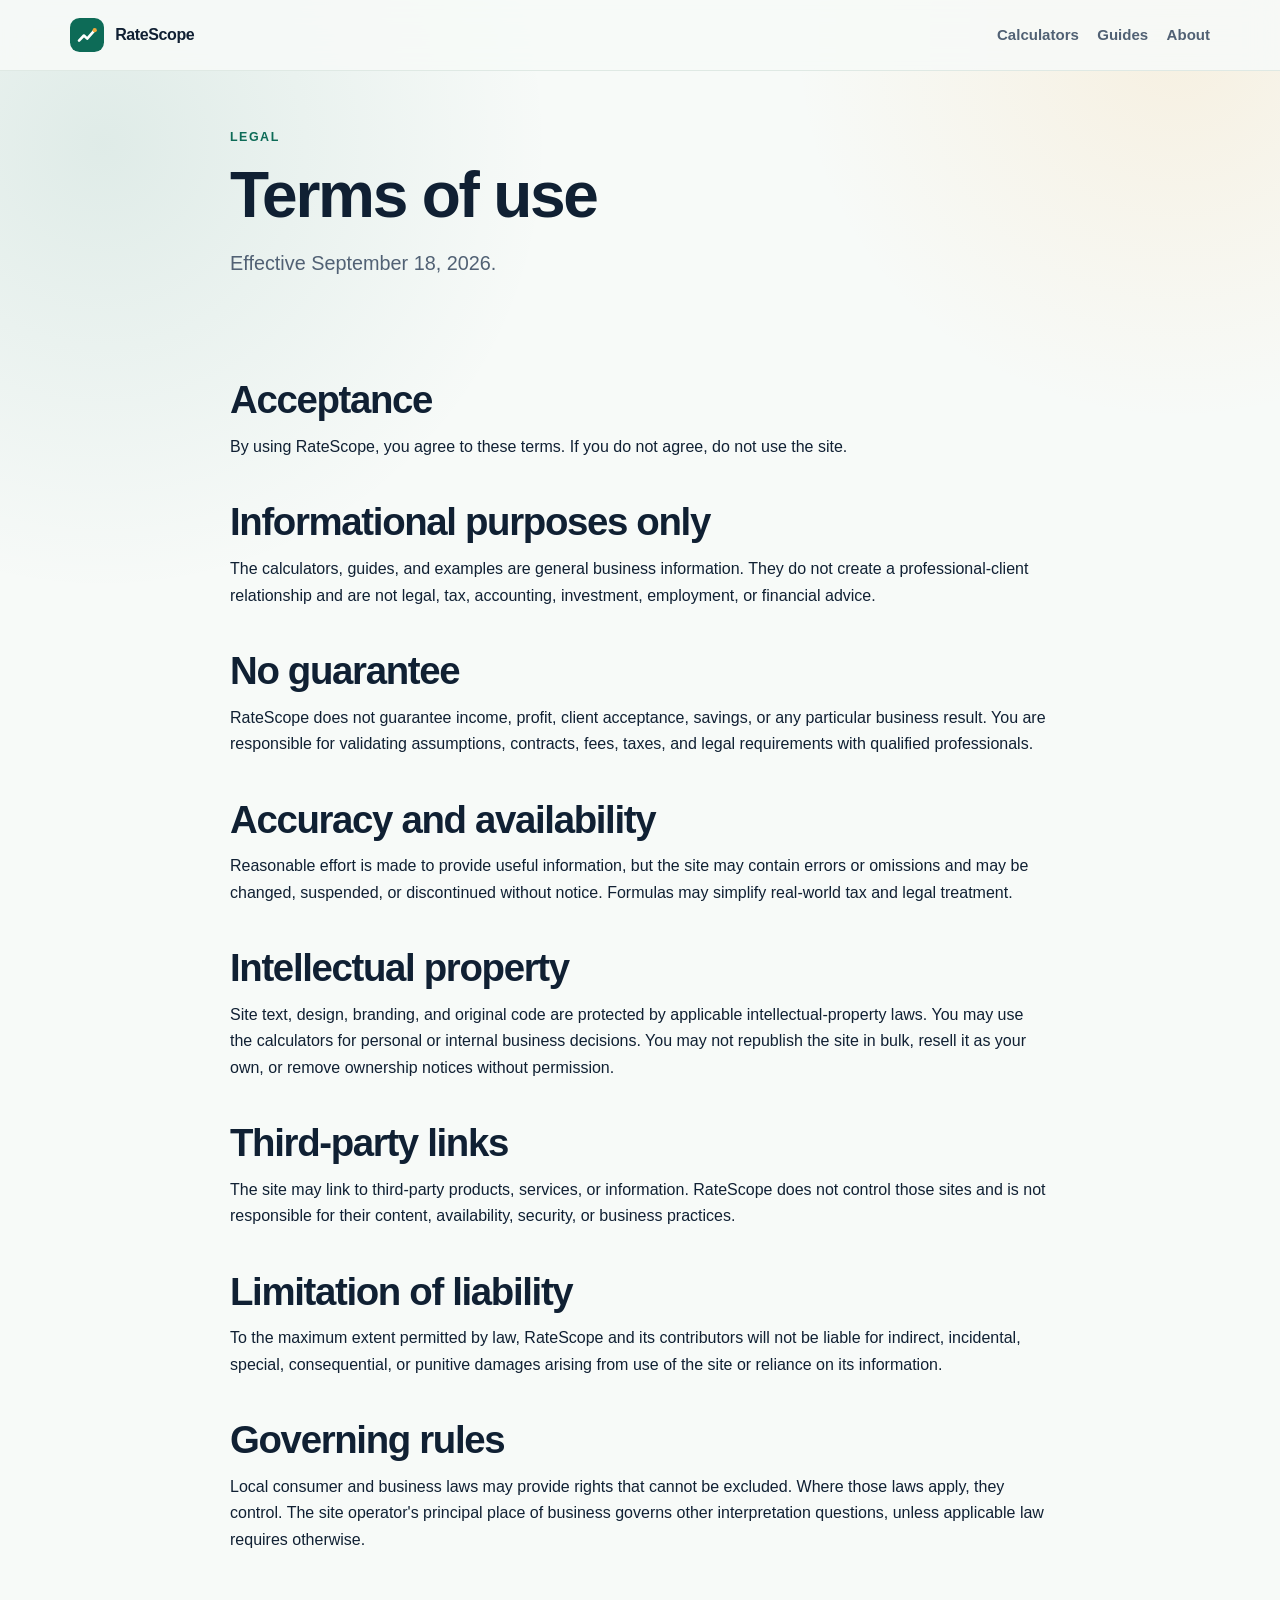
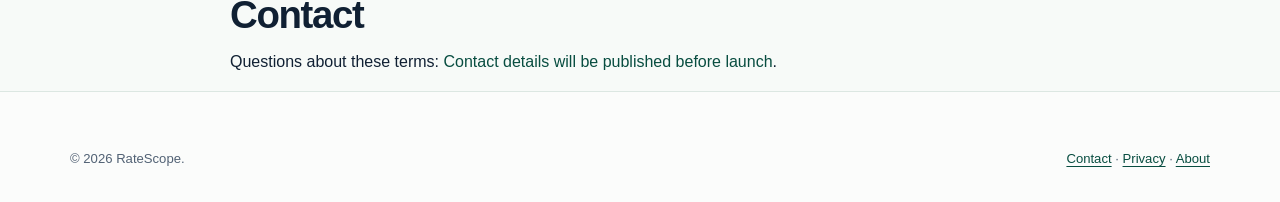
<file: terms.html>
<!doctype html>
<html lang="en">
<head>
  <meta charset="utf-8">
  <meta name="viewport" content="width=device-width, initial-scale=1">
  <title>Terms of Use | RateScope</title>
  <meta name="description" content="Terms of use for RateScope pricing calculators and business guides.">
  <meta name="robots" content="index,follow">
  <link rel="canonical" href="https://ppch627.github.io/ratescope-tools/terms.html">
  <meta name="theme-color" content="#0d6b57">
  <link rel="icon" href="assets/favicon.svg" type="image/svg+xml">
  <link rel="stylesheet" href="styles.css">
</head>
<body data-currency="USD">
  <a class="skip-link" href="#main">Skip to content</a>
  <header class="site-header"><div class="container header-inner"><a class="logo" href="index.html"><img class="logo-mark" src="assets/logo.svg" alt="" width="34" height="34"><span>RateScope</span></a><button class="mobile-nav-toggle" type="button" aria-expanded="false" aria-controls="site-nav">Menu</button><nav class="nav" id="site-nav"><a href="index.html#tools">Calculators</a><a href="guides/index.html">Guides</a><a href="about.html">About</a></nav></div></header>
  <main id="main">
    <div class="container content">
      <header class="page-hero"><p class="eyebrow">Legal</p><h1>Terms of use</h1><p class="lead">Effective September 18, 2026.</p></header>
      <h2>Acceptance</h2>
      <p>By using RateScope, you agree to these terms. If you do not agree, do not use the site.</p>
      <h2>Informational purposes only</h2>
      <p>The calculators, guides, and examples are general business information. They do not create a professional-client relationship and are not legal, tax, accounting, investment, employment, or financial advice.</p>
      <h2>No guarantee</h2>
      <p>RateScope does not guarantee income, profit, client acceptance, savings, or any particular business result. You are responsible for validating assumptions, contracts, fees, taxes, and legal requirements with qualified professionals.</p>
      <h2>Accuracy and availability</h2>
      <p>Reasonable effort is made to provide useful information, but the site may contain errors or omissions and may be changed, suspended, or discontinued without notice. Formulas may simplify real-world tax and legal treatment.</p>
      <h2>Intellectual property</h2>
      <p>Site text, design, branding, and original code are protected by applicable intellectual-property laws. You may use the calculators for personal or internal business decisions. You may not republish the site in bulk, resell it as your own, or remove ownership notices without permission.</p>
      <h2>Third-party links</h2>
      <p>The site may link to third-party products, services, or information. RateScope does not control those sites and is not responsible for their content, availability, security, or business practices.</p>
      <h2>Limitation of liability</h2>
      <p>To the maximum extent permitted by law, RateScope and its contributors will not be liable for indirect, incidental, special, consequential, or punitive damages arising from use of the site or reliance on its information.</p>
      <h2>Governing rules</h2>
      <p>Local consumer and business laws may provide rights that cannot be excluded. Where those laws apply, they control. The site operator's principal place of business governs other interpretation questions, unless applicable law requires otherwise.</p>
      <h2>Contact</h2>
      <p>Questions about these terms: <a data-contact-email href="mailto:hello@your-domain.example">hello@your-domain.example</a>.</p>
    </div>
  </main>
  <footer class="site-footer"><div class="container footer-bottom" style="margin-top:0;border-top:0;padding-top:0"><span>© <span data-year>2026</span> RateScope.</span><span><a href="contact.html">Contact</a> · <a href="privacy.html">Privacy</a> · <a href="about.html">About</a></span></div></footer>
  <script src="site-config.js" defer></script><script src="monetization.js" defer></script><script src="app.js" defer></script>
</body>
</html>
</file>
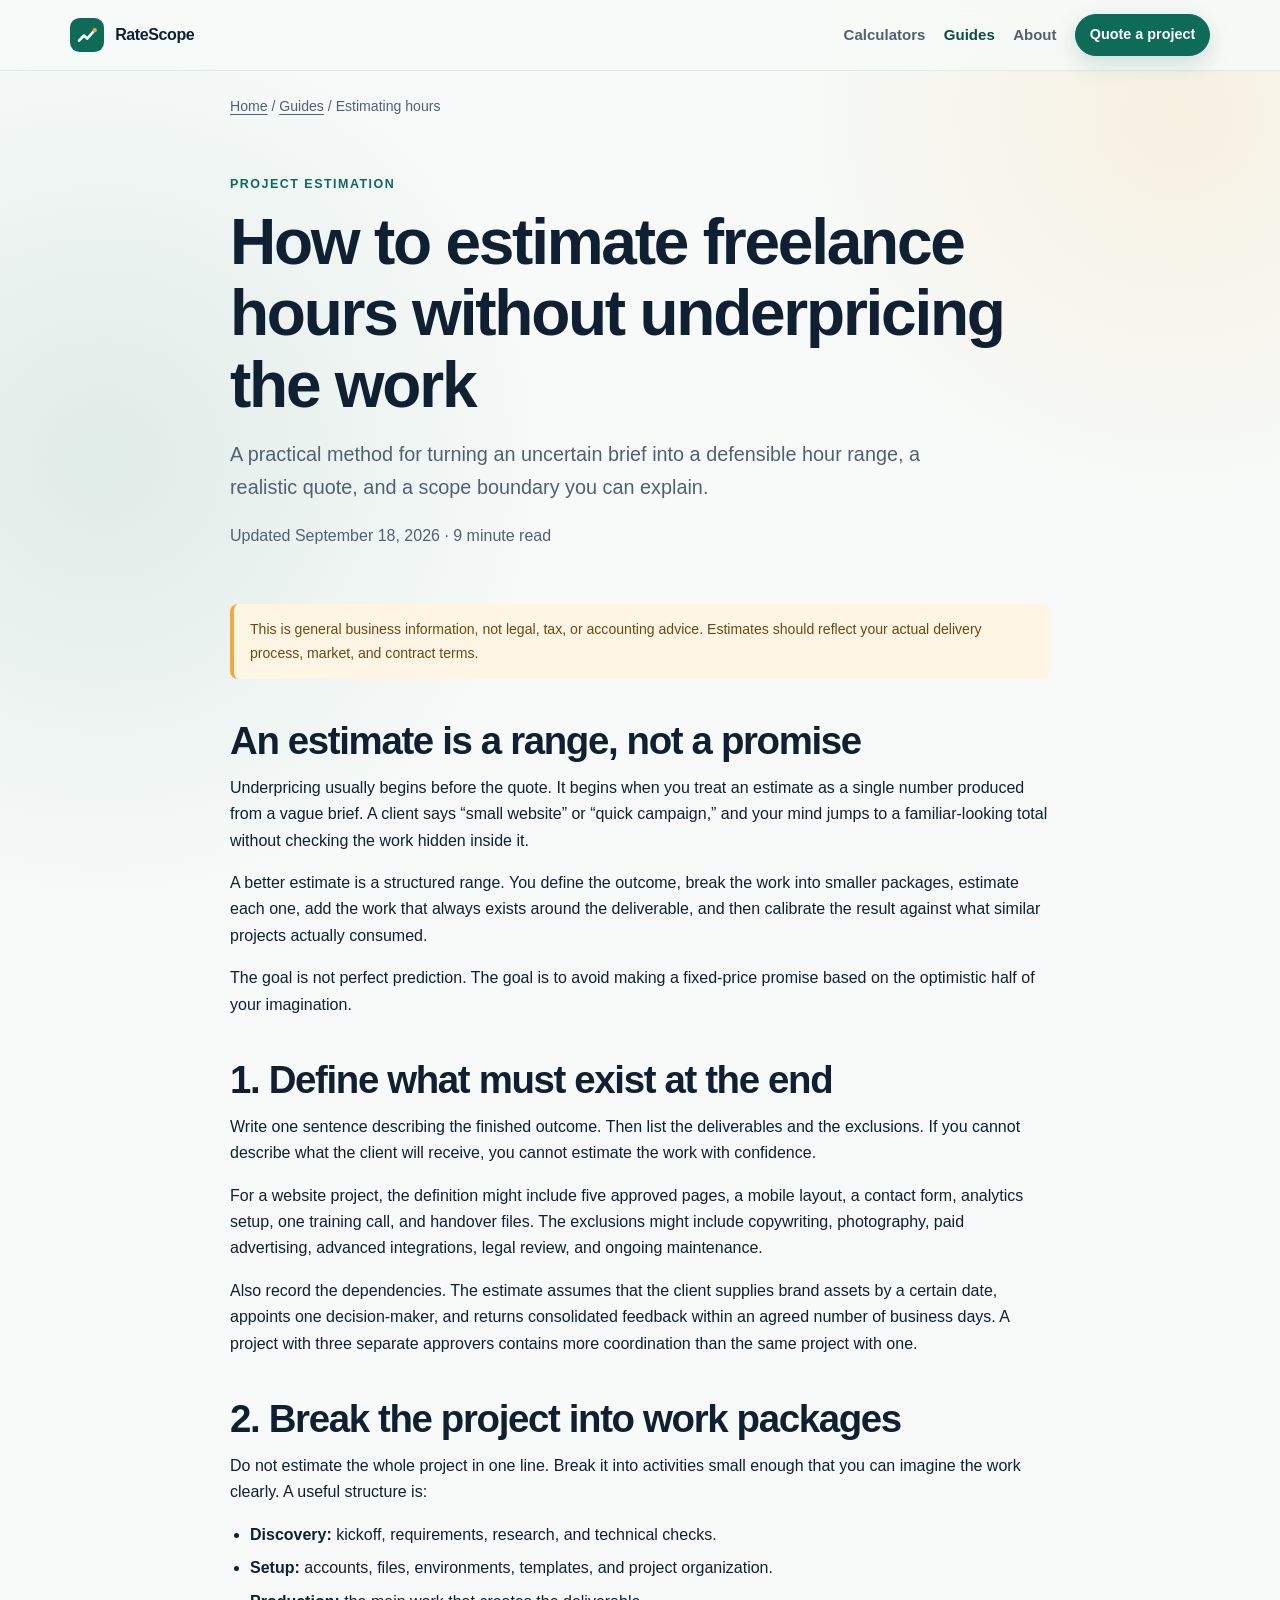
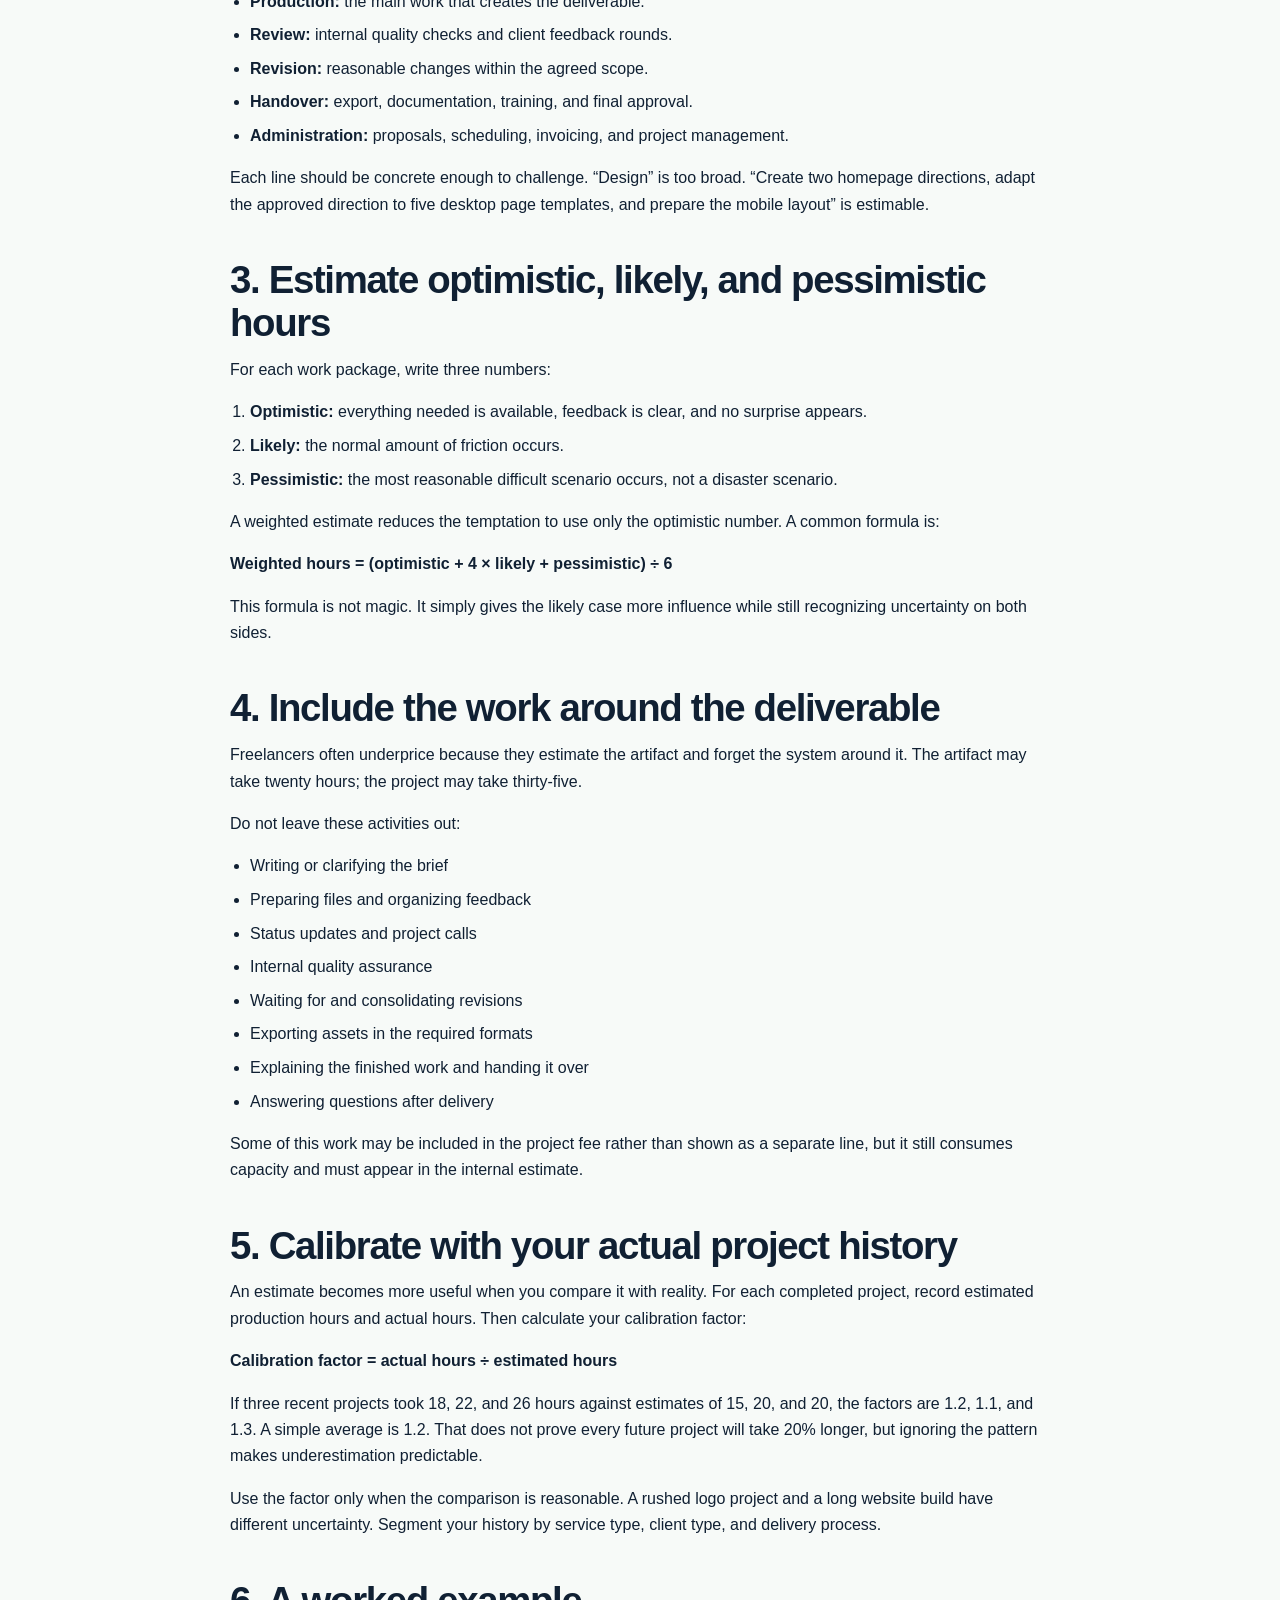
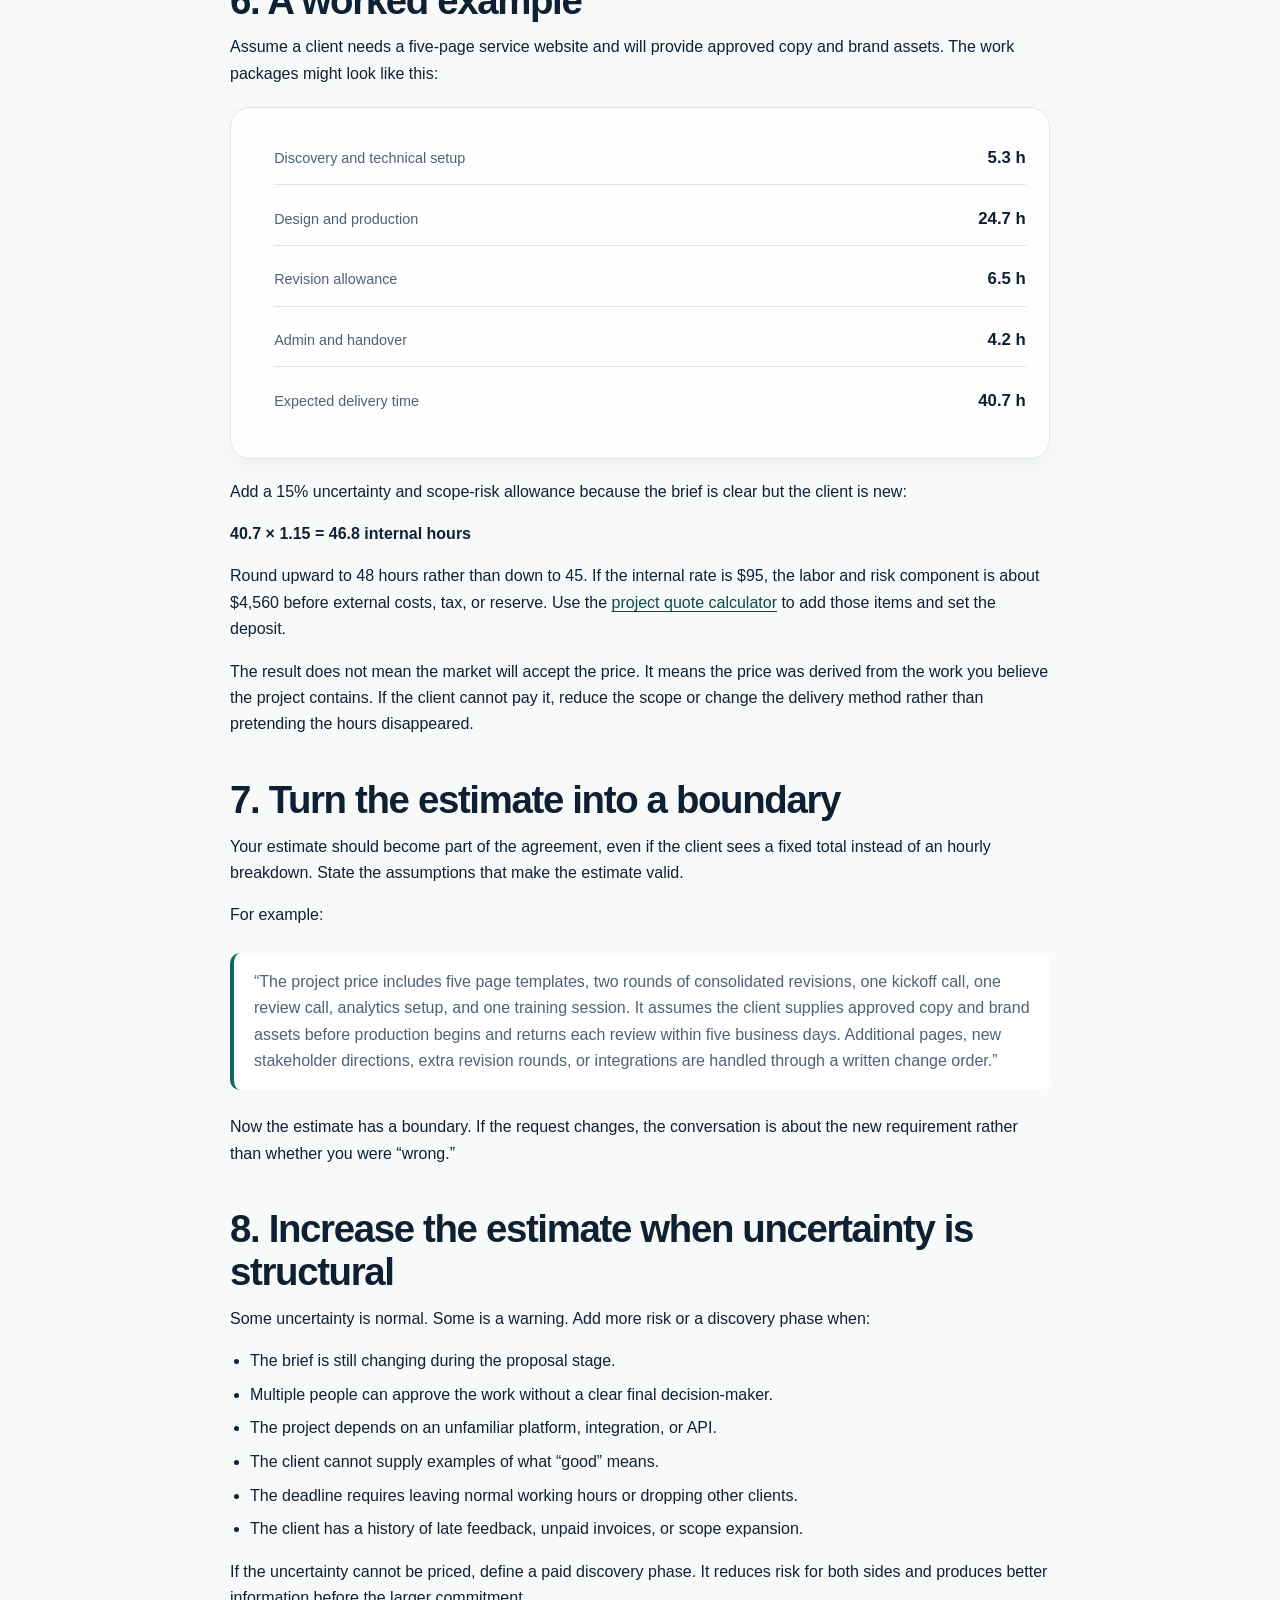
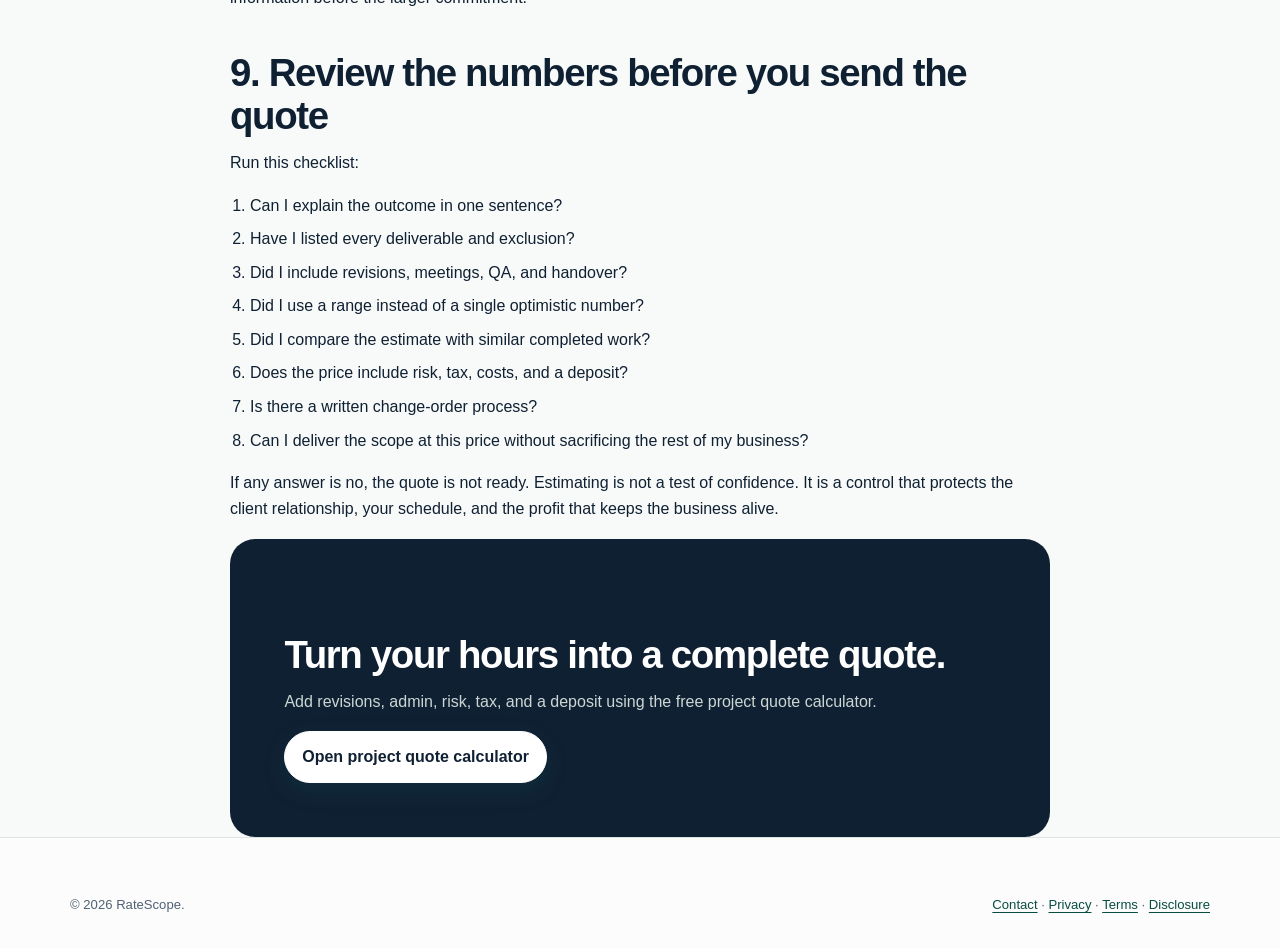
<file: guides/estimate-freelance-hours.html>
<!doctype html>
<html lang="en">
<head>
  <meta charset="utf-8">
  <meta name="viewport" content="width=device-width, initial-scale=1">
  <title>How to Estimate Freelance Hours Without Underpricing | RateScope</title>
  <meta name="description" content="A practical method for estimating freelance project hours with work breakdowns, three-point ranges, calibration factors, and scope boundaries.">
  <meta name="robots" content="index,follow">
  <link rel="canonical" href="https://ppch627.github.io/ratescope-tools/guides/estimate-freelance-hours.html">
  <meta property="og:title" content="How to Estimate Freelance Hours Without Underpricing">
  <meta property="og:description" content="Turn an uncertain project into a defensible hour estimate and a quote that protects your margin.">
  <meta property="og:image" content="https://ppch627.github.io/ratescope-tools/assets/og-image.png">
  <meta name="theme-color" content="#0d6b57">
  <link rel="icon" href="../assets/favicon.svg" type="image/svg+xml">
  <link rel="manifest" href="../manifest.webmanifest">
  <link rel="stylesheet" href="../styles.css">
  <script type="application/ld+json">
  {
    "@context":"https://schema.org",
    "@type":"Article",
    "headline":"How to Estimate Freelance Hours Without Underpricing the Work",
    "description":"A practical method for estimating freelance project hours with work breakdowns, ranges, and calibration.",
    "author":{"@type":"Organization","name":"RateScope"},
    "publisher":{"@type":"Organization","name":"RateScope"},
    "datePublished":"2026-09-18",
    "dateModified":"2026-09-18"
  }
  </script>
</head>
<body data-currency="USD">
  <a class="skip-link" href="#main">Skip to content</a>
  <header class="site-header">
    <div class="container header-inner">
      <a class="logo" href="../index.html" aria-label="RateScope home"><img class="logo-mark" src="../assets/logo.svg" alt="" width="34" height="34"><span>RateScope</span></a>
      <button class="mobile-nav-toggle" type="button" aria-expanded="false" aria-controls="site-nav">Menu</button>
      <nav class="nav" id="site-nav" aria-label="Primary navigation"><a href="../index.html#tools">Calculators</a><a href="index.html" aria-current="page">Guides</a><a href="../about.html">About</a><a class="button small" href="../tools/project-quote.html">Quote a project</a></nav>
    </div>
  </header>

  <main id="main">
    <div class="container content">
      <div class="breadcrumbs"><a href="../index.html">Home</a> / <a href="index.html">Guides</a> / Estimating hours</div>
      <article>
        <header class="page-hero">
          <p class="eyebrow">Project estimation</p>
          <h1>How to estimate freelance hours without underpricing the work</h1>
          <p class="lead">A practical method for turning an uncertain brief into a defensible hour range, a realistic quote, and a scope boundary you can explain.</p>
          <p class="muted">Updated September 18, 2026 · 9 minute read</p>
        </header>

        <div class="notice">This is general business information, not legal, tax, or accounting advice. Estimates should reflect your actual delivery process, market, and contract terms.</div>

        <h2>An estimate is a range, not a promise</h2>
        <p>Underpricing usually begins before the quote. It begins when you treat an estimate as a single number produced from a vague brief. A client says “small website” or “quick campaign,” and your mind jumps to a familiar-looking total without checking the work hidden inside it.</p>
        <p>A better estimate is a structured range. You define the outcome, break the work into smaller packages, estimate each one, add the work that always exists around the deliverable, and then calibrate the result against what similar projects actually consumed.</p>
        <p>The goal is not perfect prediction. The goal is to avoid making a fixed-price promise based on the optimistic half of your imagination.</p>

        <h2>1. Define what must exist at the end</h2>
        <p>Write one sentence describing the finished outcome. Then list the deliverables and the exclusions. If you cannot describe what the client will receive, you cannot estimate the work with confidence.</p>
        <p>For a website project, the definition might include five approved pages, a mobile layout, a contact form, analytics setup, one training call, and handover files. The exclusions might include copywriting, photography, paid advertising, advanced integrations, legal review, and ongoing maintenance.</p>
        <p>Also record the dependencies. The estimate assumes that the client supplies brand assets by a certain date, appoints one decision-maker, and returns consolidated feedback within an agreed number of business days. A project with three separate approvers contains more coordination than the same project with one.</p>

        <h2>2. Break the project into work packages</h2>
        <p>Do not estimate the whole project in one line. Break it into activities small enough that you can imagine the work clearly. A useful structure is:</p>
        <ul>
          <li><strong>Discovery:</strong> kickoff, requirements, research, and technical checks.</li>
          <li><strong>Setup:</strong> accounts, files, environments, templates, and project organization.</li>
          <li><strong>Production:</strong> the main work that creates the deliverable.</li>
          <li><strong>Review:</strong> internal quality checks and client feedback rounds.</li>
          <li><strong>Revision:</strong> reasonable changes within the agreed scope.</li>
          <li><strong>Handover:</strong> export, documentation, training, and final approval.</li>
          <li><strong>Administration:</strong> proposals, scheduling, invoicing, and project management.</li>
        </ul>
        <p>Each line should be concrete enough to challenge. “Design” is too broad. “Create two homepage directions, adapt the approved direction to five desktop page templates, and prepare the mobile layout” is estimable.</p>

        <h2>3. Estimate optimistic, likely, and pessimistic hours</h2>
        <p>For each work package, write three numbers:</p>
        <ol>
          <li><strong>Optimistic:</strong> everything needed is available, feedback is clear, and no surprise appears.</li>
          <li><strong>Likely:</strong> the normal amount of friction occurs.</li>
          <li><strong>Pessimistic:</strong> the most reasonable difficult scenario occurs, not a disaster scenario.</li>
        </ol>
        <p>A weighted estimate reduces the temptation to use only the optimistic number. A common formula is:</p>
        <p><strong>Weighted hours = (optimistic + 4 × likely + pessimistic) ÷ 6</strong></p>
        <p>This formula is not magic. It simply gives the likely case more influence while still recognizing uncertainty on both sides.</p>

        <h2>4. Include the work around the deliverable</h2>
        <p>Freelancers often underprice because they estimate the artifact and forget the system around it. The artifact may take twenty hours; the project may take thirty-five.</p>
        <p>Do not leave these activities out:</p>
        <ul>
          <li>Writing or clarifying the brief</li>
          <li>Preparing files and organizing feedback</li>
          <li>Status updates and project calls</li>
          <li>Internal quality assurance</li>
          <li>Waiting for and consolidating revisions</li>
          <li>Exporting assets in the required formats</li>
          <li>Explaining the finished work and handing it over</li>
          <li>Answering questions after delivery</li>
        </ul>
        <p>Some of this work may be included in the project fee rather than shown as a separate line, but it still consumes capacity and must appear in the internal estimate.</p>

        <h2>5. Calibrate with your actual project history</h2>
        <p>An estimate becomes more useful when you compare it with reality. For each completed project, record estimated production hours and actual hours. Then calculate your calibration factor:</p>
        <p><strong>Calibration factor = actual hours ÷ estimated hours</strong></p>
        <p>If three recent projects took 18, 22, and 26 hours against estimates of 15, 20, and 20, the factors are 1.2, 1.1, and 1.3. A simple average is 1.2. That does not prove every future project will take 20% longer, but ignoring the pattern makes underestimation predictable.</p>
        <p>Use the factor only when the comparison is reasonable. A rushed logo project and a long website build have different uncertainty. Segment your history by service type, client type, and delivery process.</p>

        <h2>6. A worked example</h2>
        <p>Assume a client needs a five-page service website and will provide approved copy and brand assets. The work packages might look like this:</p>
        <div class="card" style="margin:1.25rem 0">
          <ul class="result-list" style="margin:0">
            <li><span>Discovery and technical setup</span><strong>5.3 h</strong></li>
            <li><span>Design and production</span><strong>24.7 h</strong></li>
            <li><span>Revision allowance</span><strong>6.5 h</strong></li>
            <li><span>Admin and handover</span><strong>4.2 h</strong></li>
            <li><span>Expected delivery time</span><strong>40.7 h</strong></li>
          </ul>
        </div>
        <p>Add a 15% uncertainty and scope-risk allowance because the brief is clear but the client is new:</p>
        <p><strong>40.7 × 1.15 = 46.8 internal hours</strong></p>
        <p>Round upward to 48 hours rather than down to 45. If the internal rate is $95, the labor and risk component is about $4,560 before external costs, tax, or reserve. Use the <a href="../tools/project-quote.html">project quote calculator</a> to add those items and set the deposit.</p>
        <p>The result does not mean the market will accept the price. It means the price was derived from the work you believe the project contains. If the client cannot pay it, reduce the scope or change the delivery method rather than pretending the hours disappeared.</p>

        <h2>7. Turn the estimate into a boundary</h2>
        <p>Your estimate should become part of the agreement, even if the client sees a fixed total instead of an hourly breakdown. State the assumptions that make the estimate valid.</p>
        <p>For example:</p>
        <blockquote>
          <p>“The project price includes five page templates, two rounds of consolidated revisions, one kickoff call, one review call, analytics setup, and one training session. It assumes the client supplies approved copy and brand assets before production begins and returns each review within five business days. Additional pages, new stakeholder directions, extra revision rounds, or integrations are handled through a written change order.”</p>
        </blockquote>
        <p>Now the estimate has a boundary. If the request changes, the conversation is about the new requirement rather than whether you were “wrong.”</p>

        <h2>8. Increase the estimate when uncertainty is structural</h2>
        <p>Some uncertainty is normal. Some is a warning. Add more risk or a discovery phase when:</p>
        <ul>
          <li>The brief is still changing during the proposal stage.</li>
          <li>Multiple people can approve the work without a clear final decision-maker.</li>
          <li>The project depends on an unfamiliar platform, integration, or API.</li>
          <li>The client cannot supply examples of what “good” means.</li>
          <li>The deadline requires leaving normal working hours or dropping other clients.</li>
          <li>The client has a history of late feedback, unpaid invoices, or scope expansion.</li>
        </ul>
        <p>If the uncertainty cannot be priced, define a paid discovery phase. It reduces risk for both sides and produces better information before the larger commitment.</p>

        <h2>9. Review the numbers before you send the quote</h2>
        <p>Run this checklist:</p>
        <ol>
          <li>Can I explain the outcome in one sentence?</li>
          <li>Have I listed every deliverable and exclusion?</li>
          <li>Did I include revisions, meetings, QA, and handover?</li>
          <li>Did I use a range instead of a single optimistic number?</li>
          <li>Did I compare the estimate with similar completed work?</li>
          <li>Does the price include risk, tax, costs, and a deposit?</li>
          <li>Is there a written change-order process?</li>
          <li>Can I deliver the scope at this price without sacrificing the rest of my business?</li>
        </ol>
        <p>If any answer is no, the quote is not ready. Estimating is not a test of confidence. It is a control that protects the client relationship, your schedule, and the profit that keeps the business alive.</p>

        <div class="cta-band">
          <h2>Turn your hours into a complete quote.</h2>
          <p>Add revisions, admin, risk, tax, and a deposit using the free project quote calculator.</p>
          <a class="button" href="../tools/project-quote.html">Open project quote calculator</a>
        </div>
      </article>
    </div>
  </main>

  <footer class="site-footer"><div class="container footer-bottom" style="margin-top:0;border-top:0;padding-top:0"><span>© <span data-year>2026</span> RateScope.</span><span><a href="../contact.html">Contact</a> · <a href="../privacy.html">Privacy</a> · <a href="../terms.html">Terms</a> · <a href="../affiliate-disclosure.html">Disclosure</a></span></div></footer>
  <script src="../site-config.js" defer></script>
  <script src="../monetization.js" defer></script>
  <script src="../app.js" defer></script>
</body>
</html>
</file>
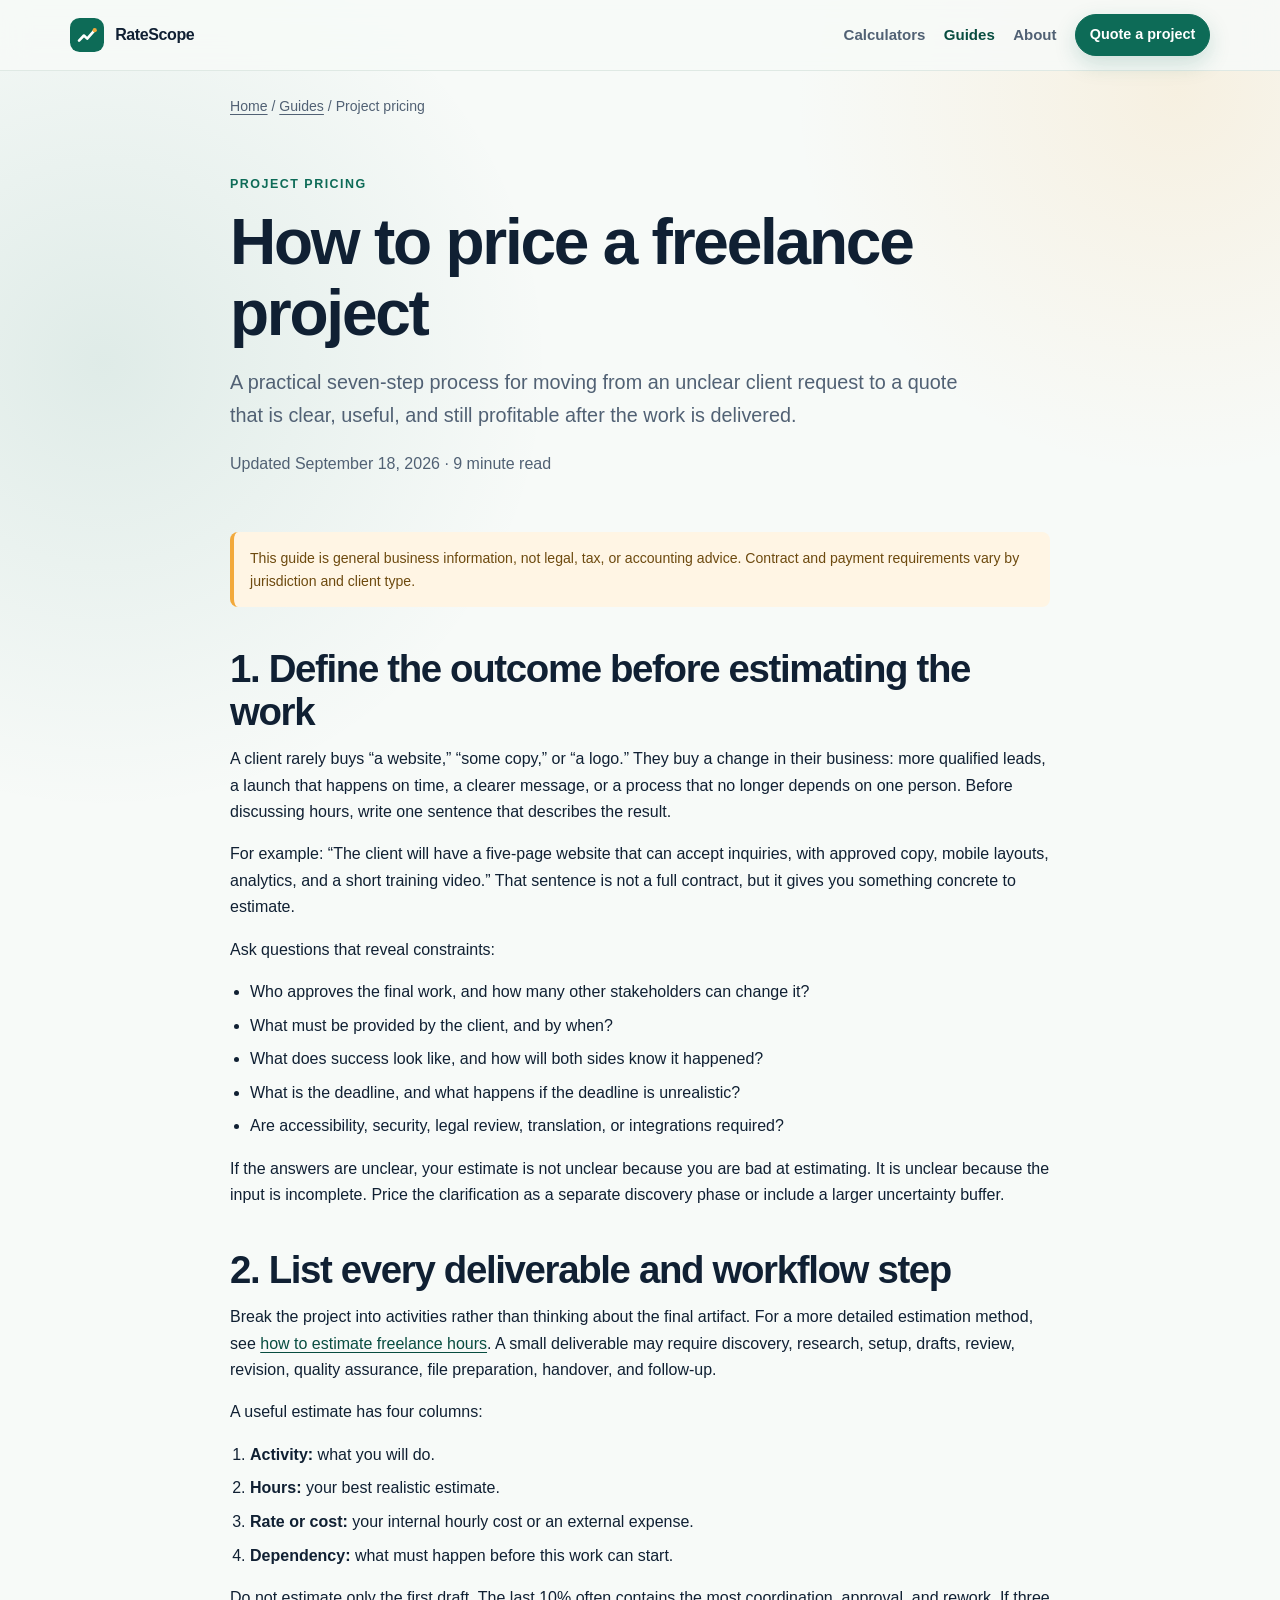
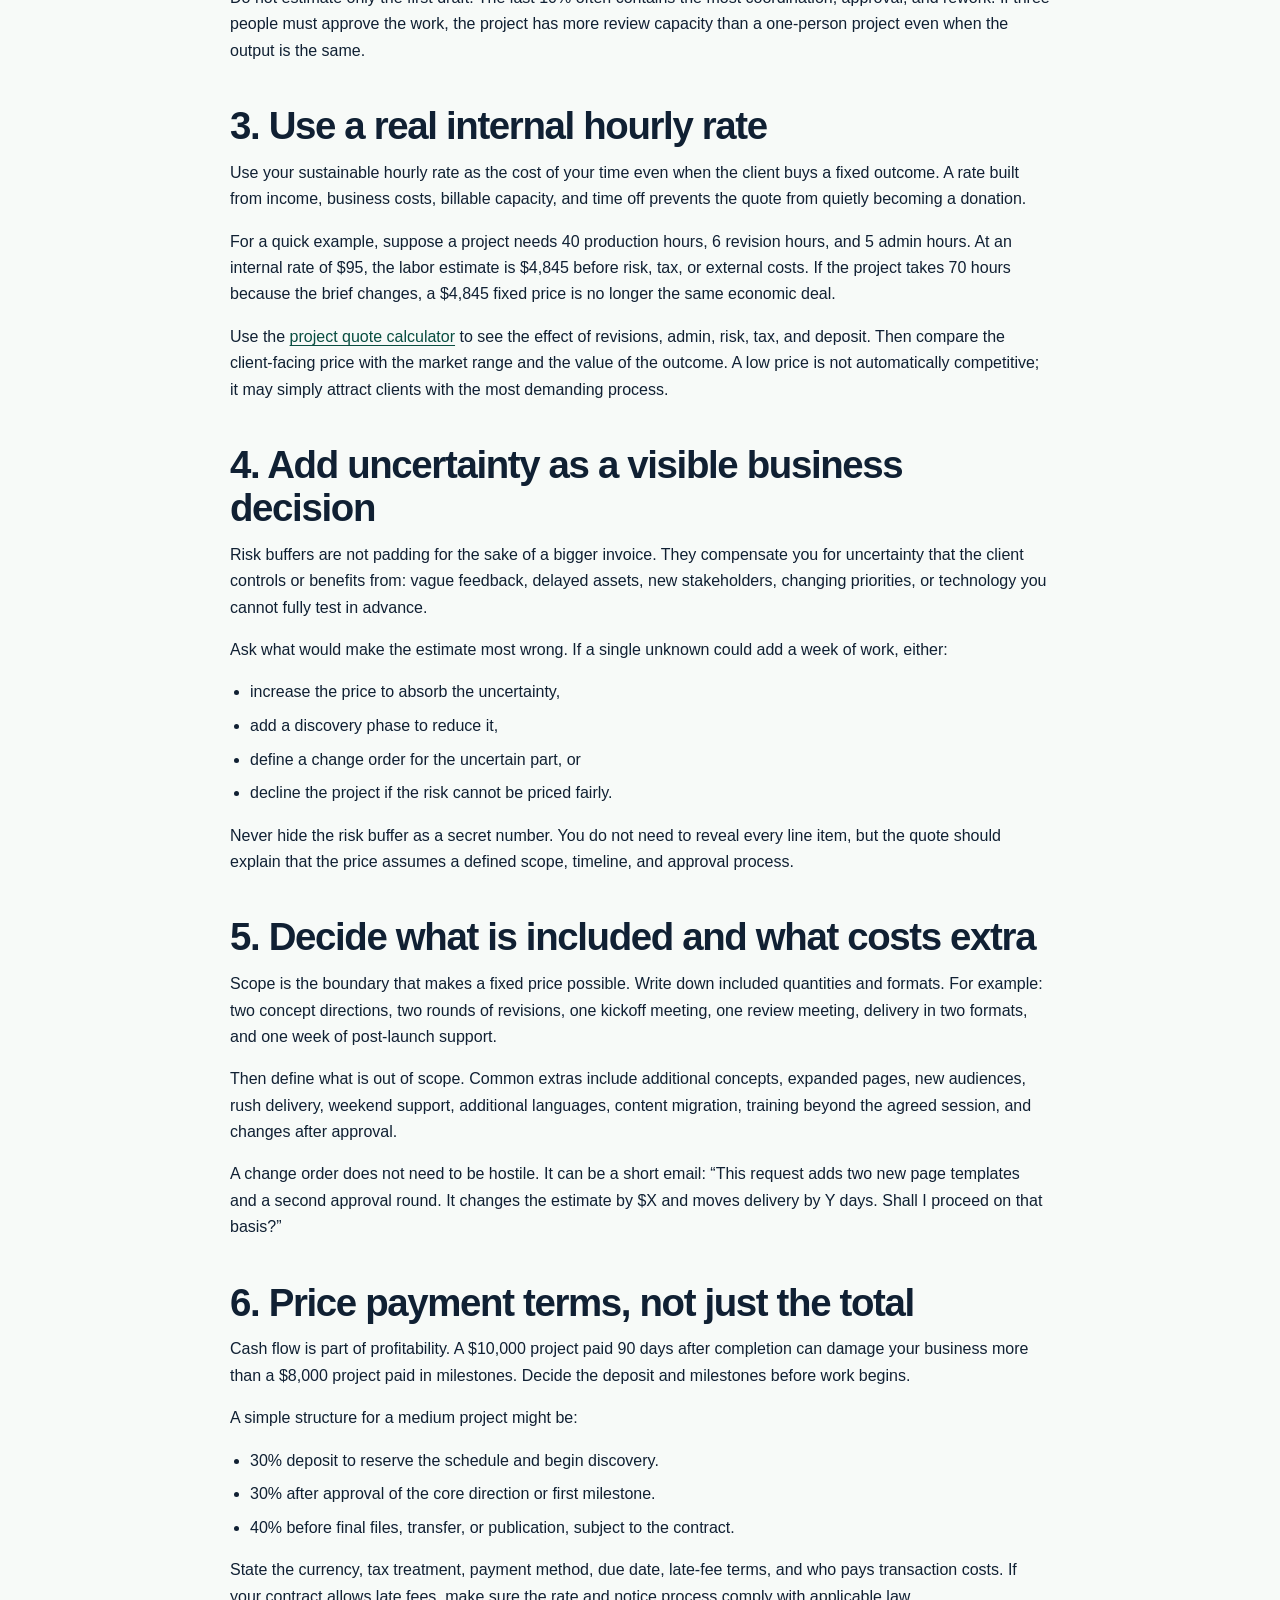
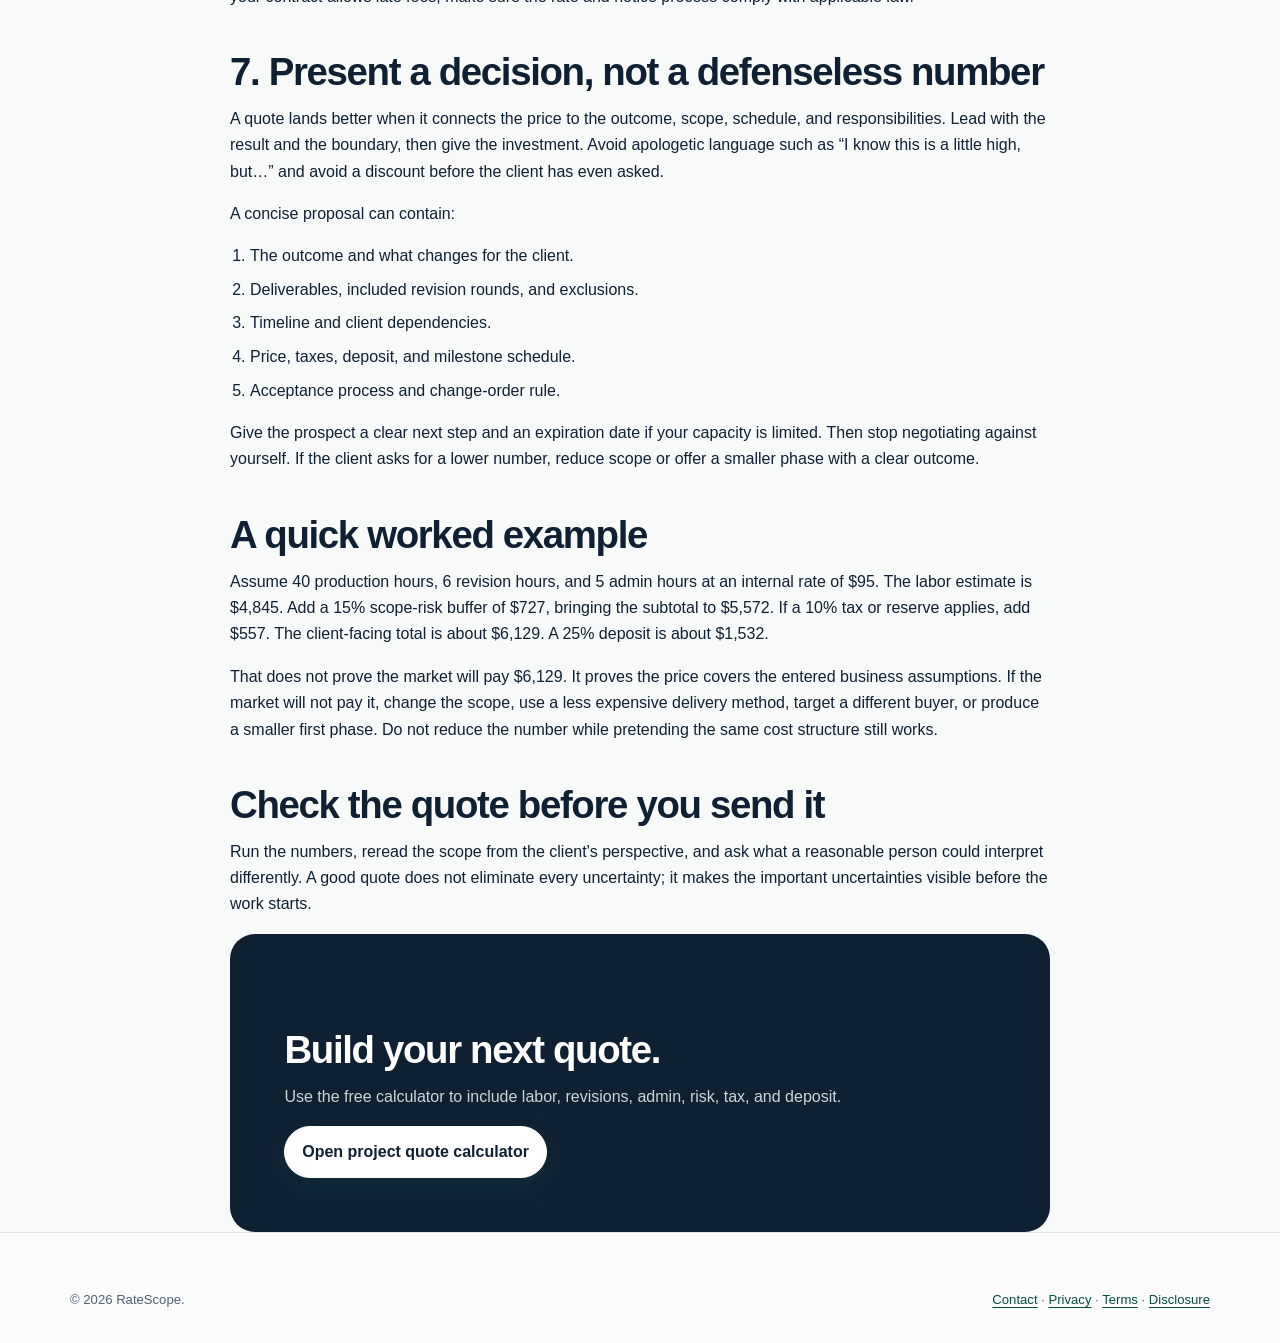
<file: guides/how-to-price-a-freelance-project.html>
<!doctype html>
<html lang="en">
<head>
  <meta charset="utf-8">
  <meta name="viewport" content="width=device-width, initial-scale=1">
  <title>How to Price a Freelance Project: A Practical 7-Step Process | RateScope</title>
  <meta name="description" content="Learn how to price a freelance project with a clear scope, realistic hours, risk buffer, deposit, payment terms, and change-order process.">
  <meta name="robots" content="index,follow">
  <link rel="canonical" href="https://ppch627.github.io/ratescope-tools/guides/how-to-price-a-freelance-project.html">
  <meta property="og:title" content="How to Price a Freelance Project">
  <meta property="og:description" content="A practical seven-step process for creating a defensible project quote.">
  <meta property="og:image" content="https://ppch627.github.io/ratescope-tools/assets/og-image.png">
  <meta name="theme-color" content="#0d6b57">
  <link rel="icon" href="../assets/favicon.svg" type="image/svg+xml">
  <link rel="manifest" href="../manifest.webmanifest">
  <link rel="stylesheet" href="../styles.css">
  <script type="application/ld+json">
  {
    "@context":"https://schema.org",
    "@type":"Article",
    "headline":"How to Price a Freelance Project: A Practical 7-Step Process",
    "description":"A practical process for creating a defensible freelance project quote.",
    "author":{"@type":"Organization","name":"RateScope"},
    "publisher":{"@type":"Organization","name":"RateScope"},
    "dateModified":"2026-09-18"
  }
  </script>
</head>
<body data-currency="USD">
  <a class="skip-link" href="#main">Skip to content</a>
  <header class="site-header">
    <div class="container header-inner">
      <a class="logo" href="../index.html" aria-label="RateScope home"><img class="logo-mark" src="../assets/logo.svg" alt="" width="34" height="34"><span>RateScope</span></a>
      <button class="mobile-nav-toggle" type="button" aria-expanded="false" aria-controls="site-nav">Menu</button>
      <nav class="nav" id="site-nav" aria-label="Primary navigation"><a href="../index.html#tools">Calculators</a><a href="index.html" aria-current="page">Guides</a><a href="../about.html">About</a><a class="button small" href="../tools/project-quote.html">Quote a project</a></nav>
    </div>
  </header>
  <main id="main">
    <div class="container content">
      <div class="breadcrumbs"><a href="../index.html">Home</a> / <a href="index.html">Guides</a> / Project pricing</div>
      <article>
        <header class="page-hero">
          <p class="eyebrow">Project pricing</p>
          <h1>How to price a freelance project</h1>
          <p class="lead">A practical seven-step process for moving from an unclear client request to a quote that is clear, useful, and still profitable after the work is delivered.</p>
          <p class="muted">Updated September 18, 2026 · 9 minute read</p>
        </header>

        <div class="notice">This guide is general business information, not legal, tax, or accounting advice. Contract and payment requirements vary by jurisdiction and client type.</div>

        <h2>1. Define the outcome before estimating the work</h2>
        <p>A client rarely buys “a website,” “some copy,” or “a logo.” They buy a change in their business: more qualified leads, a launch that happens on time, a clearer message, or a process that no longer depends on one person. Before discussing hours, write one sentence that describes the result.</p>
        <p>For example: “The client will have a five-page website that can accept inquiries, with approved copy, mobile layouts, analytics, and a short training video.” That sentence is not a full contract, but it gives you something concrete to estimate.</p>
        <p>Ask questions that reveal constraints:</p>
        <ul>
          <li>Who approves the final work, and how many other stakeholders can change it?</li>
          <li>What must be provided by the client, and by when?</li>
          <li>What does success look like, and how will both sides know it happened?</li>
          <li>What is the deadline, and what happens if the deadline is unrealistic?</li>
          <li>Are accessibility, security, legal review, translation, or integrations required?</li>
        </ul>
        <p>If the answers are unclear, your estimate is not unclear because you are bad at estimating. It is unclear because the input is incomplete. Price the clarification as a separate discovery phase or include a larger uncertainty buffer.</p>

        <h2>2. List every deliverable and workflow step</h2>
        <p>Break the project into activities rather than thinking about the final artifact. For a more detailed estimation method, see <a href="estimate-freelance-hours.html">how to estimate freelance hours</a>. A small deliverable may require discovery, research, setup, drafts, review, revision, quality assurance, file preparation, handover, and follow-up.</p>
        <p>A useful estimate has four columns:</p>
        <ol>
          <li><strong>Activity:</strong> what you will do.</li>
          <li><strong>Hours:</strong> your best realistic estimate.</li>
          <li><strong>Rate or cost:</strong> your internal hourly cost or an external expense.</li>
          <li><strong>Dependency:</strong> what must happen before this work can start.</li>
        </ol>
        <p>Do not estimate only the first draft. The last 10% often contains the most coordination, approval, and rework. If three people must approve the work, the project has more review capacity than a one-person project even when the output is the same.</p>

        <h2>3. Use a real internal hourly rate</h2>
        <p>Use your sustainable hourly rate as the cost of your time even when the client buys a fixed outcome. A rate built from income, business costs, billable capacity, and time off prevents the quote from quietly becoming a donation.</p>
        <p>For a quick example, suppose a project needs 40 production hours, 6 revision hours, and 5 admin hours. At an internal rate of $95, the labor estimate is $4,845 before risk, tax, or external costs. If the project takes 70 hours because the brief changes, a $4,845 fixed price is no longer the same economic deal.</p>
        <p>Use the <a href="../tools/project-quote.html">project quote calculator</a> to see the effect of revisions, admin, risk, tax, and deposit. Then compare the client-facing price with the market range and the value of the outcome. A low price is not automatically competitive; it may simply attract clients with the most demanding process.</p>

        <h2>4. Add uncertainty as a visible business decision</h2>
        <p>Risk buffers are not padding for the sake of a bigger invoice. They compensate you for uncertainty that the client controls or benefits from: vague feedback, delayed assets, new stakeholders, changing priorities, or technology you cannot fully test in advance.</p>
        <p>Ask what would make the estimate most wrong. If a single unknown could add a week of work, either:</p>
        <ul>
          <li>increase the price to absorb the uncertainty,</li>
          <li>add a discovery phase to reduce it,</li>
          <li>define a change order for the uncertain part, or</li>
          <li>decline the project if the risk cannot be priced fairly.</li>
        </ul>
        <p>Never hide the risk buffer as a secret number. You do not need to reveal every line item, but the quote should explain that the price assumes a defined scope, timeline, and approval process.</p>

        <h2>5. Decide what is included and what costs extra</h2>
        <p>Scope is the boundary that makes a fixed price possible. Write down included quantities and formats. For example: two concept directions, two rounds of revisions, one kickoff meeting, one review meeting, delivery in two formats, and one week of post-launch support.</p>
        <p>Then define what is out of scope. Common extras include additional concepts, expanded pages, new audiences, rush delivery, weekend support, additional languages, content migration, training beyond the agreed session, and changes after approval.</p>
        <p>A change order does not need to be hostile. It can be a short email: “This request adds two new page templates and a second approval round. It changes the estimate by $X and moves delivery by Y days. Shall I proceed on that basis?”</p>

        <h2>6. Price payment terms, not just the total</h2>
        <p>Cash flow is part of profitability. A $10,000 project paid 90 days after completion can damage your business more than a $8,000 project paid in milestones. Decide the deposit and milestones before work begins.</p>
        <p>A simple structure for a medium project might be:</p>
        <ul>
          <li>30% deposit to reserve the schedule and begin discovery.</li>
          <li>30% after approval of the core direction or first milestone.</li>
          <li>40% before final files, transfer, or publication, subject to the contract.</li>
        </ul>
        <p>State the currency, tax treatment, payment method, due date, late-fee terms, and who pays transaction costs. If your contract allows late fees, make sure the rate and notice process comply with applicable law.</p>

        <h2>7. Present a decision, not a defenseless number</h2>
        <p>A quote lands better when it connects the price to the outcome, scope, schedule, and responsibilities. Lead with the result and the boundary, then give the investment. Avoid apologetic language such as “I know this is a little high, but…” and avoid a discount before the client has even asked.</p>
        <p>A concise proposal can contain:</p>
        <ol>
          <li>The outcome and what changes for the client.</li>
          <li>Deliverables, included revision rounds, and exclusions.</li>
          <li>Timeline and client dependencies.</li>
          <li>Price, taxes, deposit, and milestone schedule.</li>
          <li>Acceptance process and change-order rule.</li>
        </ol>
        <p>Give the prospect a clear next step and an expiration date if your capacity is limited. Then stop negotiating against yourself. If the client asks for a lower number, reduce scope or offer a smaller phase with a clear outcome.</p>

        <h2>A quick worked example</h2>
        <p>Assume 40 production hours, 6 revision hours, and 5 admin hours at an internal rate of $95. The labor estimate is $4,845. Add a 15% scope-risk buffer of $727, bringing the subtotal to $5,572. If a 10% tax or reserve applies, add $557. The client-facing total is about $6,129. A 25% deposit is about $1,532.</p>
        <p>That does not prove the market will pay $6,129. It proves the price covers the entered business assumptions. If the market will not pay it, change the scope, use a less expensive delivery method, target a different buyer, or produce a smaller first phase. Do not reduce the number while pretending the same cost structure still works.</p>

        <h2>Check the quote before you send it</h2>
        <p>Run the numbers, reread the scope from the client's perspective, and ask what a reasonable person could interpret differently. A good quote does not eliminate every uncertainty; it makes the important uncertainties visible before the work starts.</p>
        <div class="cta-band">
          <h2>Build your next quote.</h2>
          <p>Use the free calculator to include labor, revisions, admin, risk, tax, and deposit.</p>
          <a class="button" href="../tools/project-quote.html">Open project quote calculator</a>
        </div>
      </article>
    </div>
  </main>
  <footer class="site-footer"><div class="container footer-bottom" style="margin-top:0;border-top:0;padding-top:0"><span>© <span data-year>2026</span> RateScope.</span><span><a href="../contact.html">Contact</a> · <a href="../privacy.html">Privacy</a> · <a href="../terms.html">Terms</a> · <a href="../affiliate-disclosure.html">Disclosure</a></span></div></footer>
  <script src="../site-config.js" defer></script>
  <script src="../monetization.js" defer></script>
  <script src="../app.js" defer></script>
</body>
</html>
</file>
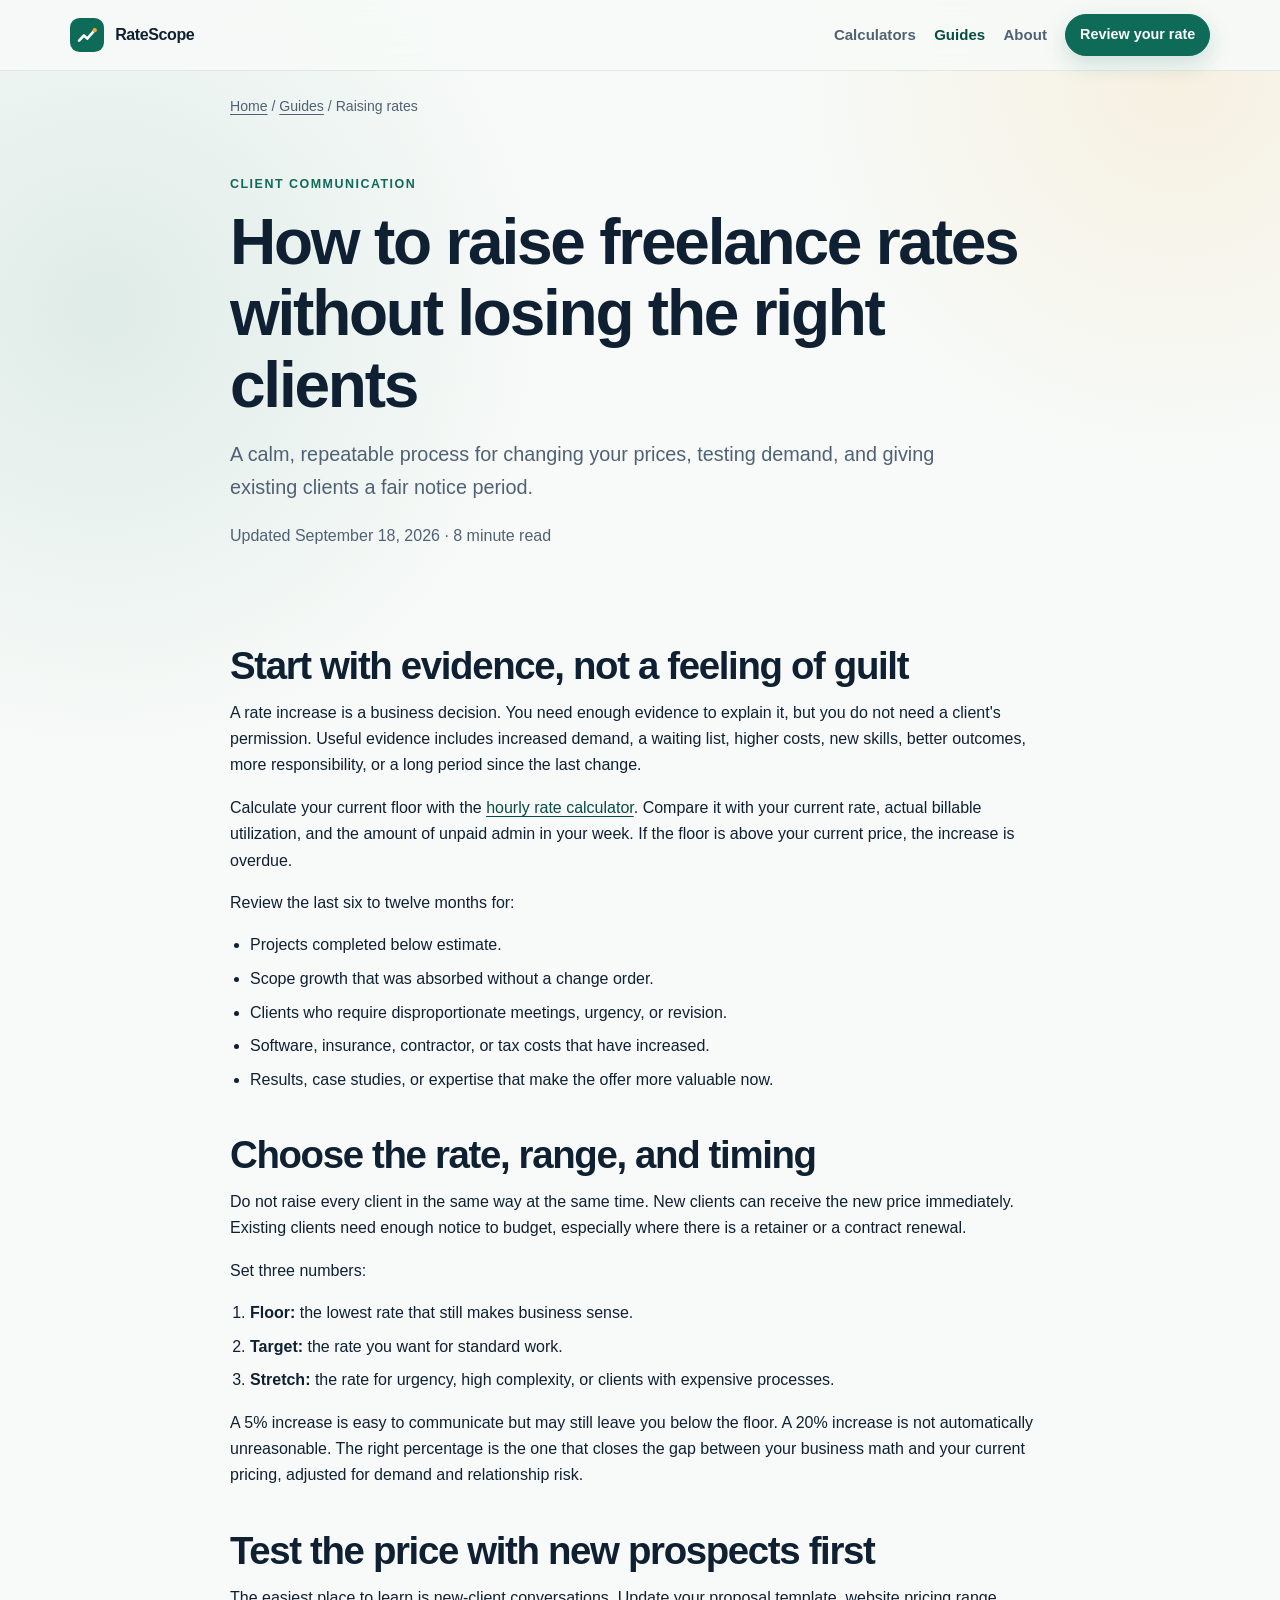
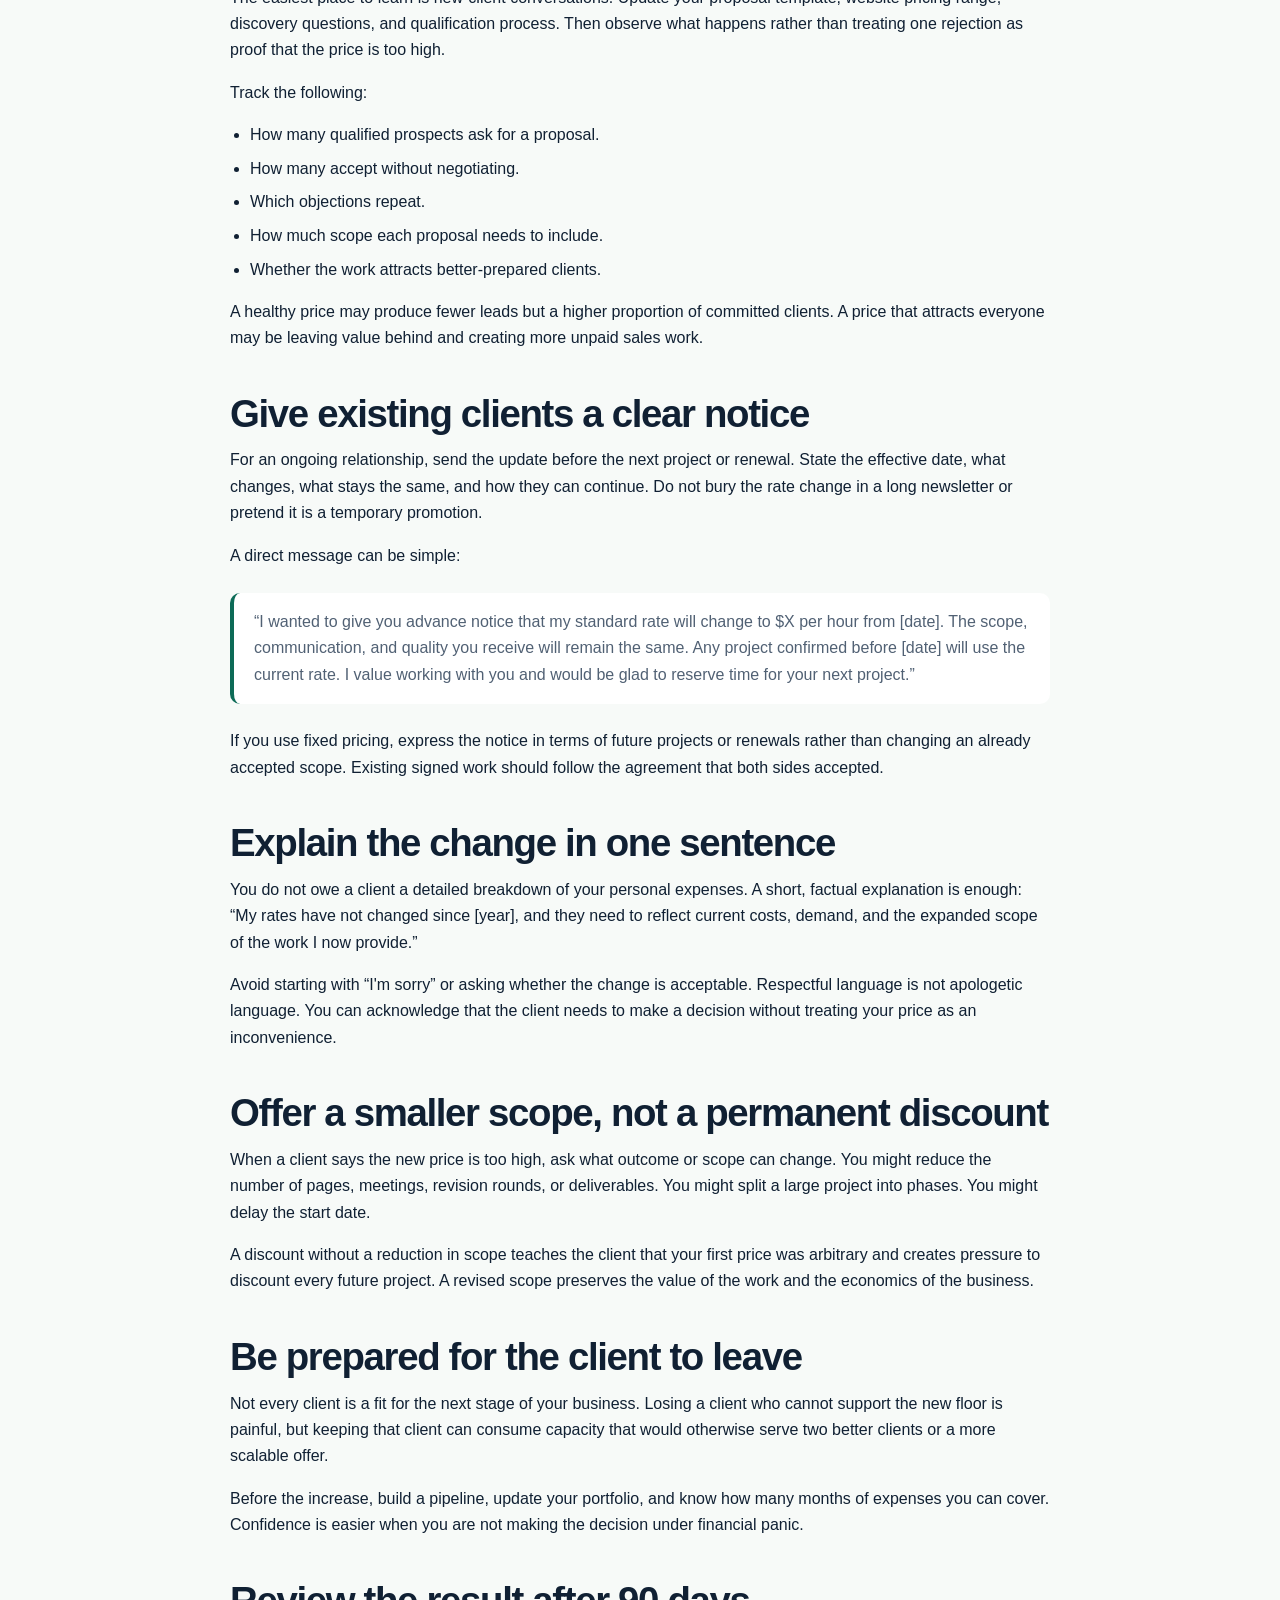
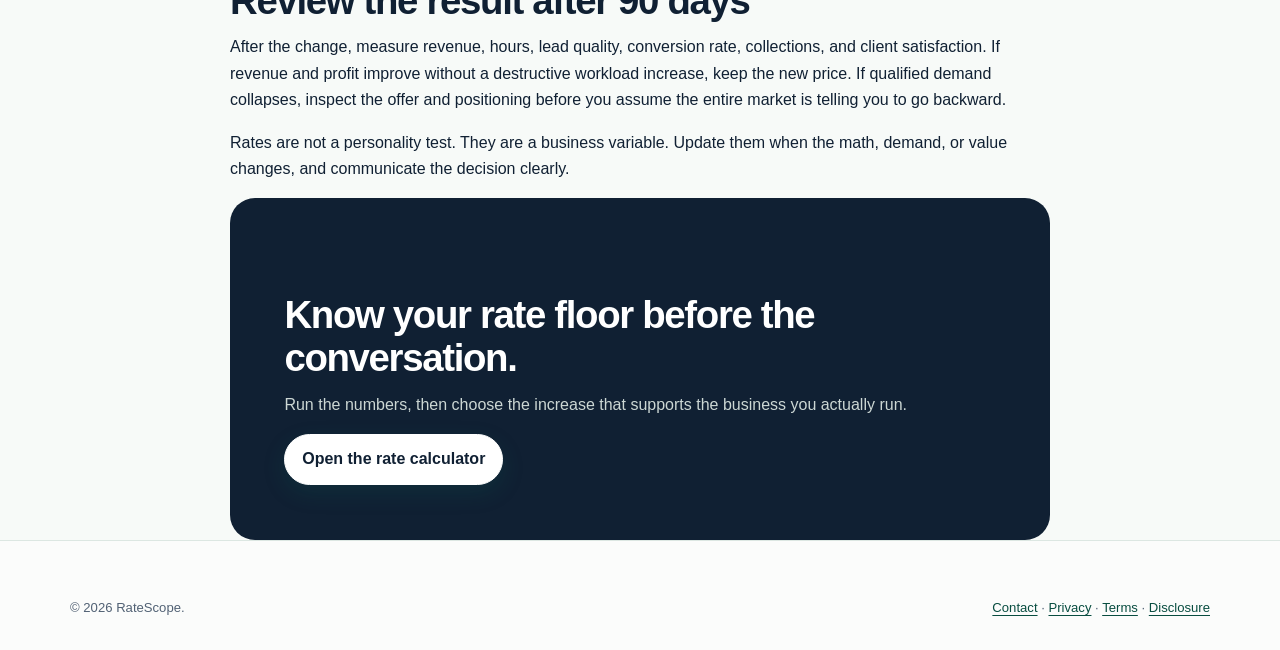
<file: guides/raise-freelance-rates.html>
<!doctype html>
<html lang="en">
<head>
  <meta charset="utf-8">
  <meta name="viewport" content="width=device-width, initial-scale=1">
  <title>How to Raise Freelance Rates Without Losing Clients | RateScope</title>
  <meta name="description" content="A calm process for raising freelance rates, testing demand, notifying existing clients, and keeping the right customer relationships.">
  <meta name="robots" content="index,follow">
  <link rel="canonical" href="https://ppch627.github.io/ratescope-tools/guides/raise-freelance-rates.html">
  <meta property="og:title" content="How to Raise Freelance Rates Without Losing Clients">
  <meta property="og:description" content="A repeatable process for a calmer rate increase.">
  <meta property="og:image" content="https://ppch627.github.io/ratescope-tools/assets/og-image.png">
  <meta name="theme-color" content="#0d6b57">
  <link rel="icon" href="../assets/favicon.svg" type="image/svg+xml">
  <link rel="manifest" href="../manifest.webmanifest">
  <link rel="stylesheet" href="../styles.css">
  <script type="application/ld+json">
  {"@context":"https://schema.org","@type":"Article","headline":"How to Raise Freelance Rates Without Losing Clients","description":"A calm process for increasing freelance prices.","author":{"@type":"Organization","name":"RateScope"},"publisher":{"@type":"Organization","name":"RateScope"},"dateModified":"2026-09-18"}
  </script>
</head>
<body data-currency="USD">
  <a class="skip-link" href="#main">Skip to content</a>
  <header class="site-header">
    <div class="container header-inner">
      <a class="logo" href="../index.html" aria-label="RateScope home"><img class="logo-mark" src="../assets/logo.svg" alt="" width="34" height="34"><span>RateScope</span></a>
      <button class="mobile-nav-toggle" type="button" aria-expanded="false" aria-controls="site-nav">Menu</button>
      <nav class="nav" id="site-nav" aria-label="Primary navigation"><a href="../index.html#tools">Calculators</a><a href="index.html" aria-current="page">Guides</a><a href="../about.html">About</a><a class="button small" href="../tools/hourly-rate.html">Review your rate</a></nav>
    </div>
  </header>
  <main id="main">
    <div class="container content">
      <div class="breadcrumbs"><a href="../index.html">Home</a> / <a href="index.html">Guides</a> / Raising rates</div>
      <article>
        <header class="page-hero">
          <p class="eyebrow">Client communication</p>
          <h1>How to raise freelance rates without losing the right clients</h1>
          <p class="lead">A calm, repeatable process for changing your prices, testing demand, and giving existing clients a fair notice period.</p>
          <p class="muted">Updated September 18, 2026 · 8 minute read</p>
        </header>

        <h2>Start with evidence, not a feeling of guilt</h2>
        <p>A rate increase is a business decision. You need enough evidence to explain it, but you do not need a client's permission. Useful evidence includes increased demand, a waiting list, higher costs, new skills, better outcomes, more responsibility, or a long period since the last change.</p>
        <p>Calculate your current floor with the <a href="../tools/hourly-rate.html">hourly rate calculator</a>. Compare it with your current rate, actual billable utilization, and the amount of unpaid admin in your week. If the floor is above your current price, the increase is overdue.</p>
        <p>Review the last six to twelve months for:</p>
        <ul>
          <li>Projects completed below estimate.</li>
          <li>Scope growth that was absorbed without a change order.</li>
          <li>Clients who require disproportionate meetings, urgency, or revision.</li>
          <li>Software, insurance, contractor, or tax costs that have increased.</li>
          <li>Results, case studies, or expertise that make the offer more valuable now.</li>
        </ul>

        <h2>Choose the rate, range, and timing</h2>
        <p>Do not raise every client in the same way at the same time. New clients can receive the new price immediately. Existing clients need enough notice to budget, especially where there is a retainer or a contract renewal.</p>
        <p>Set three numbers:</p>
        <ol>
          <li><strong>Floor:</strong> the lowest rate that still makes business sense.</li>
          <li><strong>Target:</strong> the rate you want for standard work.</li>
          <li><strong>Stretch:</strong> the rate for urgency, high complexity, or clients with expensive processes.</li>
        </ol>
        <p>A 5% increase is easy to communicate but may still leave you below the floor. A 20% increase is not automatically unreasonable. The right percentage is the one that closes the gap between your business math and your current pricing, adjusted for demand and relationship risk.</p>

        <h2>Test the price with new prospects first</h2>
        <p>The easiest place to learn is new-client conversations. Update your proposal template, website pricing range, discovery questions, and qualification process. Then observe what happens rather than treating one rejection as proof that the price is too high.</p>
        <p>Track the following:</p>
        <ul>
          <li>How many qualified prospects ask for a proposal.</li>
          <li>How many accept without negotiating.</li>
          <li>Which objections repeat.</li>
          <li>How much scope each proposal needs to include.</li>
          <li>Whether the work attracts better-prepared clients.</li>
        </ul>
        <p>A healthy price may produce fewer leads but a higher proportion of committed clients. A price that attracts everyone may be leaving value behind and creating more unpaid sales work.</p>

        <h2>Give existing clients a clear notice</h2>
        <p>For an ongoing relationship, send the update before the next project or renewal. State the effective date, what changes, what stays the same, and how they can continue. Do not bury the rate change in a long newsletter or pretend it is a temporary promotion.</p>
        <p>A direct message can be simple:</p>
        <blockquote>
          <p>“I wanted to give you advance notice that my standard rate will change to $X per hour from [date]. The scope, communication, and quality you receive will remain the same. Any project confirmed before [date] will use the current rate. I value working with you and would be glad to reserve time for your next project.”</p>
        </blockquote>
        <p>If you use fixed pricing, express the notice in terms of future projects or renewals rather than changing an already accepted scope. Existing signed work should follow the agreement that both sides accepted.</p>

        <h2>Explain the change in one sentence</h2>
        <p>You do not owe a client a detailed breakdown of your personal expenses. A short, factual explanation is enough: “My rates have not changed since [year], and they need to reflect current costs, demand, and the expanded scope of the work I now provide.”</p>
        <p>Avoid starting with “I'm sorry” or asking whether the change is acceptable. Respectful language is not apologetic language. You can acknowledge that the client needs to make a decision without treating your price as an inconvenience.</p>

        <h2>Offer a smaller scope, not a permanent discount</h2>
        <p>When a client says the new price is too high, ask what outcome or scope can change. You might reduce the number of pages, meetings, revision rounds, or deliverables. You might split a large project into phases. You might delay the start date.</p>
        <p>A discount without a reduction in scope teaches the client that your first price was arbitrary and creates pressure to discount every future project. A revised scope preserves the value of the work and the economics of the business.</p>

        <h2>Be prepared for the client to leave</h2>
        <p>Not every client is a fit for the next stage of your business. Losing a client who cannot support the new floor is painful, but keeping that client can consume capacity that would otherwise serve two better clients or a more scalable offer.</p>
        <p>Before the increase, build a pipeline, update your portfolio, and know how many months of expenses you can cover. Confidence is easier when you are not making the decision under financial panic.</p>

        <h2>Review the result after 90 days</h2>
        <p>After the change, measure revenue, hours, lead quality, conversion rate, collections, and client satisfaction. If revenue and profit improve without a destructive workload increase, keep the new price. If qualified demand collapses, inspect the offer and positioning before you assume the entire market is telling you to go backward.</p>
        <p>Rates are not a personality test. They are a business variable. Update them when the math, demand, or value changes, and communicate the decision clearly.</p>

        <div class="cta-band">
          <h2>Know your rate floor before the conversation.</h2>
          <p>Run the numbers, then choose the increase that supports the business you actually run.</p>
          <a class="button" href="../tools/hourly-rate.html">Open the rate calculator</a>
        </div>
      </article>
    </div>
  </main>
  <footer class="site-footer"><div class="container footer-bottom" style="margin-top:0;border-top:0;padding-top:0"><span>© <span data-year>2026</span> RateScope.</span><span><a href="../contact.html">Contact</a> · <a href="../privacy.html">Privacy</a> · <a href="../terms.html">Terms</a> · <a href="../affiliate-disclosure.html">Disclosure</a></span></div></footer>
  <script src="../site-config.js" defer></script>
  <script src="../monetization.js" defer></script>
  <script src="../app.js" defer></script>
</body>
</html>
</file>
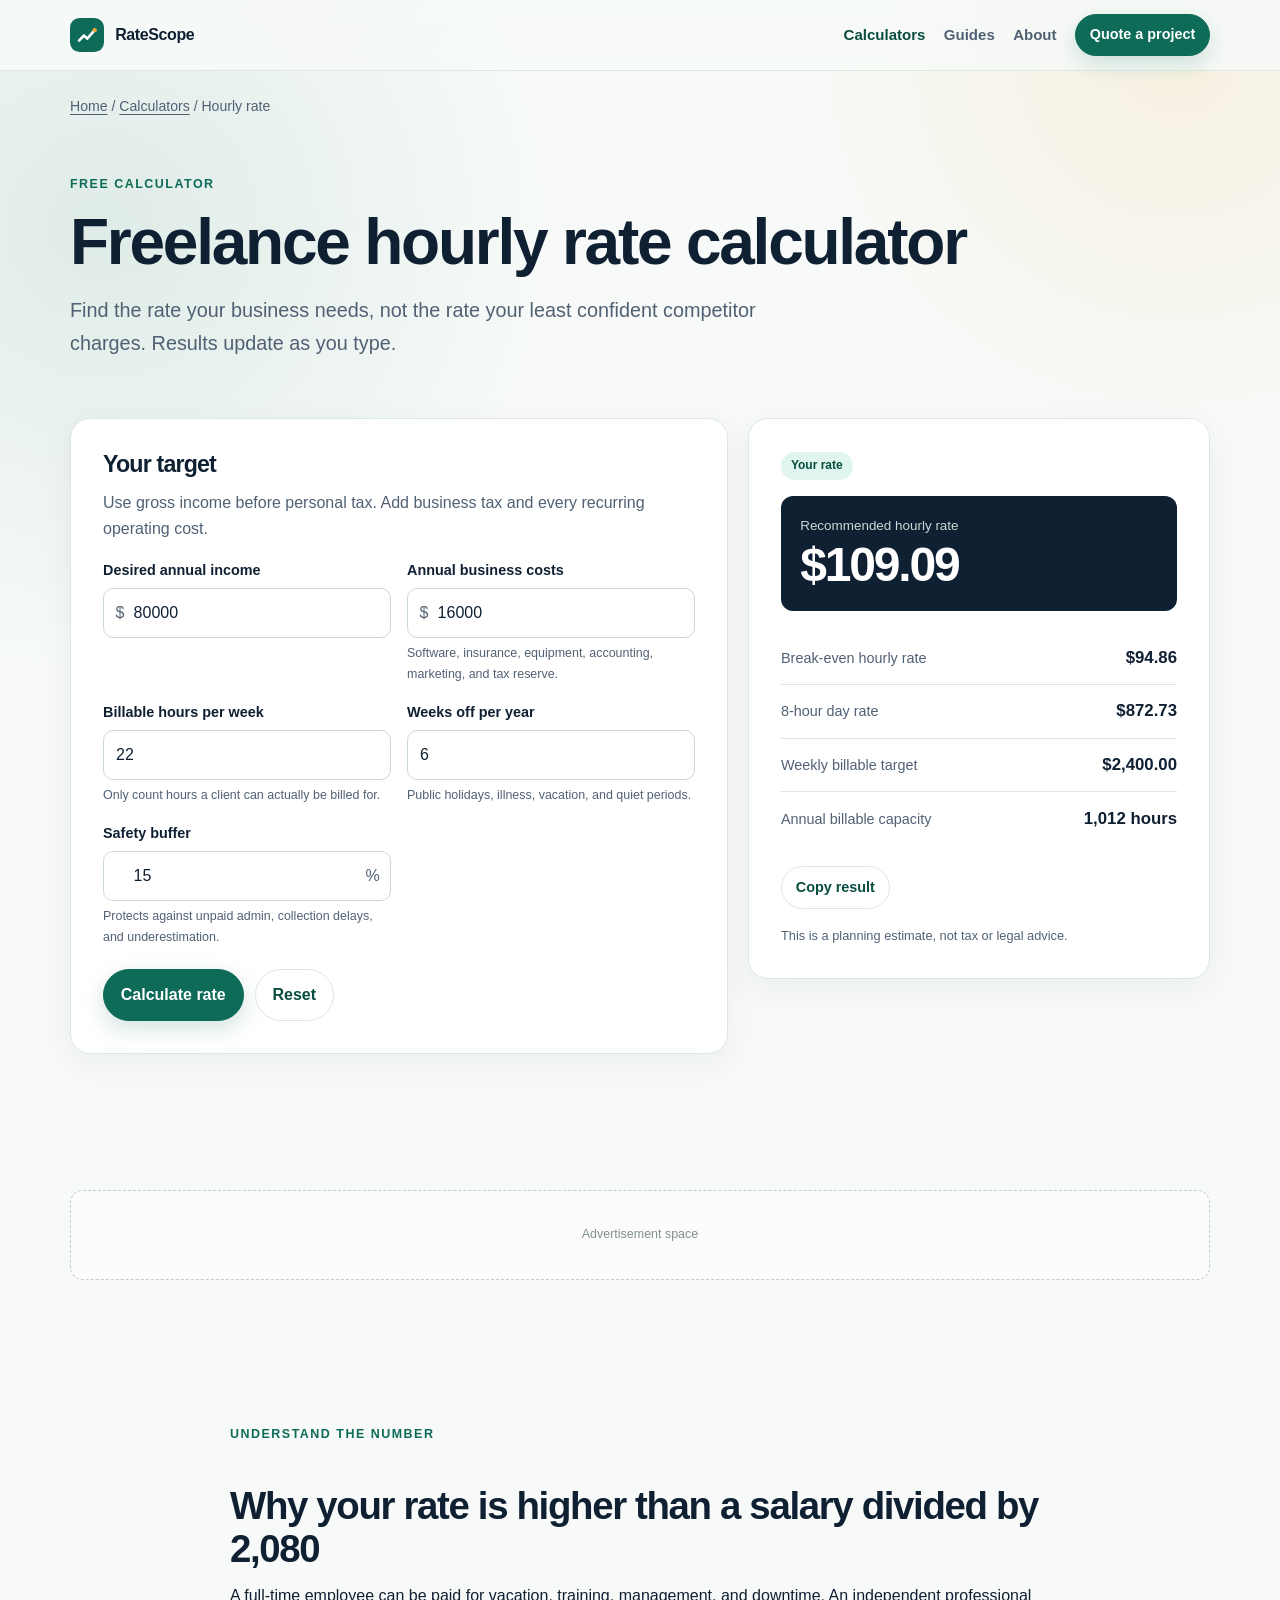
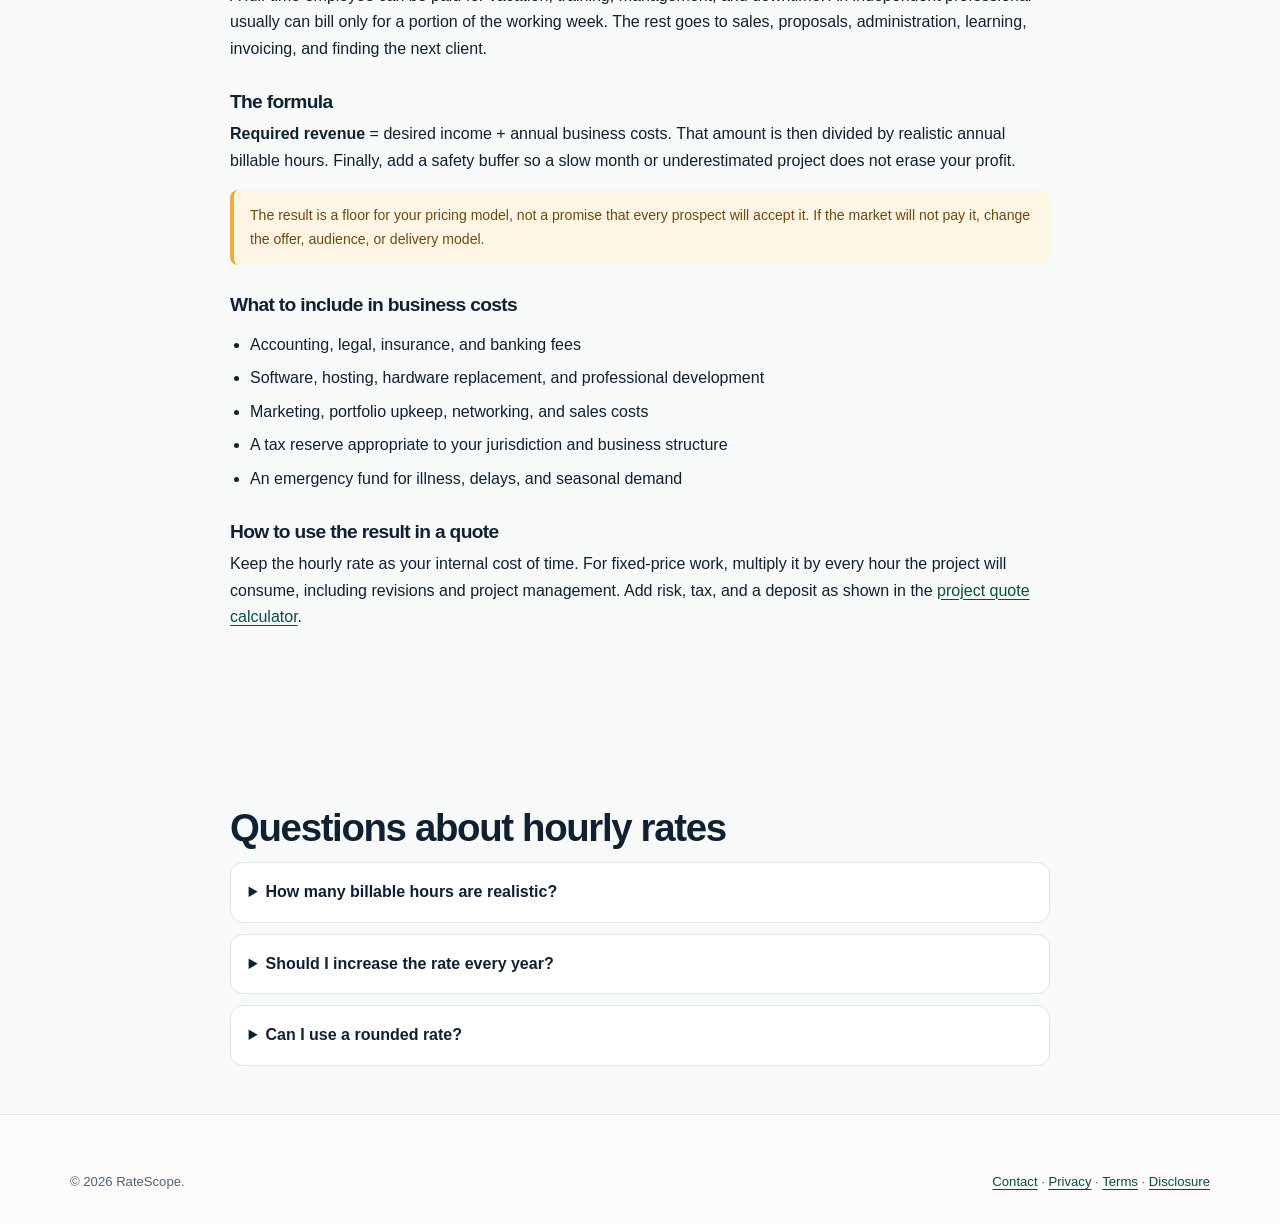
<file: tools/hourly-rate.html>
<!doctype html>
<html lang="en">
<head>
  <meta charset="utf-8">
  <meta name="viewport" content="width=device-width, initial-scale=1">
  <title>Freelance Hourly Rate Calculator | RateScope</title>
  <meta name="description" content="Calculate the hourly rate you need from your target income, business costs, billable hours, and time off.">
  <meta name="robots" content="index,follow">
  <link rel="canonical" href="https://ppch627.github.io/ratescope-tools/tools/hourly-rate.html">
  <meta property="og:title" content="Freelance Hourly Rate Calculator">
  <meta property="og:description" content="Turn income, costs, and billable capacity into a sustainable hourly rate.">
  <meta property="og:image" content="https://ppch627.github.io/ratescope-tools/assets/og-image.png">
  <meta name="theme-color" content="#0d6b57">
  <link rel="icon" href="../assets/favicon.svg" type="image/svg+xml">
  <link rel="manifest" href="../manifest.webmanifest">
  <link rel="stylesheet" href="../styles.css">
  <script type="application/ld+json">
  {
    "@context": "https://schema.org",
    "@type": "WebApplication",
    "name": "Freelance Hourly Rate Calculator",
    "applicationCategory": "BusinessApplication",
    "operatingSystem": "Any",
    "offers": { "@type": "Offer", "price": "0", "priceCurrency": "USD" }
  }
  </script>
</head>
<body data-currency="USD" data-tool="hourly-rate">
  <a class="skip-link" href="#main">Skip to content</a>
  <header class="site-header">
    <div class="container header-inner">
      <a class="logo" href="../index.html" aria-label="RateScope home">
        <img class="logo-mark" src="../assets/logo.svg" alt="" width="34" height="34"><span>RateScope</span>
      </a>
      <button class="mobile-nav-toggle" type="button" aria-expanded="false" aria-controls="site-nav">Menu</button>
      <nav class="nav" id="site-nav" aria-label="Primary navigation">
        <a href="../index.html#tools" aria-current="page">Calculators</a>
        <a href="../guides/index.html">Guides</a>
        <a href="../about.html">About</a>
        <a class="button small" href="project-quote.html">Quote a project</a>
      </nav>
    </div>
  </header>

  <main id="main">
    <div class="container">
      <div class="breadcrumbs"><a href="../index.html">Home</a> / <a href="../index.html#tools">Calculators</a> / Hourly rate</div>
      <header class="page-hero">
        <p class="eyebrow">Free calculator</p>
        <h1>Freelance hourly rate calculator</h1>
        <p class="lead">Find the rate your business needs, not the rate your least confident competitor charges. Results update as you type.</p>
      </header>
    </div>

    <div class="container calculator-layout">
      <form class="form-card" data-calculator="hourly" data-live="true">
        <h2 style="font-size:1.45rem">Your target</h2>
        <p class="muted">Use gross income before personal tax. Add business tax and every recurring operating cost.</p>
        <div class="form-grid">
          <div class="field">
            <label for="targetIncome">Desired annual income</label>
            <div class="input-prefix"><span>$</span><input id="targetIncome" name="targetIncome" type="number" min="0" step="1000" value="80000" inputmode="decimal"></div>
          </div>
          <div class="field">
            <label for="businessCosts">Annual business costs</label>
            <div class="input-prefix"><span>$</span><input id="businessCosts" name="businessCosts" type="number" min="0" step="500" value="16000" inputmode="decimal"></div>
            <small>Software, insurance, equipment, accounting, marketing, and tax reserve.</small>
          </div>
          <div class="field">
            <label for="billableHours">Billable hours per week</label>
            <input id="billableHours" name="billableHours" type="number" min="1" max="80" step="1" value="22" inputmode="decimal">
            <small>Only count hours a client can actually be billed for.</small>
          </div>
          <div class="field">
            <label for="weeksOff">Weeks off per year</label>
            <input id="weeksOff" name="weeksOff" type="number" min="0" max="30" step="1" value="6" inputmode="decimal">
            <small>Public holidays, illness, vacation, and quiet periods.</small>
          </div>
          <div class="field">
            <label for="bufferPercent">Safety buffer</label>
            <div class="input-prefix"><input id="bufferPercent" name="bufferPercent" type="number" min="0" max="100" step="1" value="15" inputmode="decimal"><span style="left:auto;right:.7rem">%</span></div>
            <small>Protects against unpaid admin, collection delays, and underestimation.</small>
          </div>
        </div>
        <div class="form-actions">
          <button class="button" type="submit">Calculate rate</button>
          <button class="button secondary" type="button" data-reset>Reset</button>
        </div>
      </form>

      <aside class="result-card" aria-live="polite">
        <span class="badge">Your rate</span>
        <div class="result-total" style="margin-top:1rem">
          <span>Recommended hourly rate</span>
          <strong id="resultRate">$0</strong>
        </div>
        <ul class="result-list">
          <li><span>Break-even hourly rate</span><strong id="baseRate">$0</strong></li>
          <li><span>8-hour day rate</span><strong id="dayRate">$0</strong></li>
          <li><span>Weekly billable target</span><strong id="weeklyTarget">$0</strong></li>
          <li><span>Annual billable capacity</span><strong id="billableTotal">0 hours</strong></li>
        </ul>
        <div class="form-actions">
          <button class="button secondary small" type="button" data-copy-result>Copy result</button>
        </div>
        <p class="muted" style="font-size:.8rem;margin:1rem 0 0">This is a planning estimate, not tax or legal advice.</p>
      </aside>
    </div>

    <section class="section compact">
      <div class="container">
        <div class="ad-slot" data-ad-slot="hourly-after-calculator">Advertisement space</div>
      </div>
    </section>

    <section class="section">
      <div class="container content">
        <p class="eyebrow">Understand the number</p>
        <h2>Why your rate is higher than a salary divided by 2,080</h2>
        <p>A full-time employee can be paid for vacation, training, management, and downtime. An independent professional usually can bill only for a portion of the working week. The rest goes to sales, proposals, administration, learning, invoicing, and finding the next client.</p>
        <h3>The formula</h3>
        <p><strong>Required revenue</strong> = desired income + annual business costs. That amount is then divided by realistic annual billable hours. Finally, add a safety buffer so a slow month or underestimated project does not erase your profit.</p>
        <div class="notice">The result is a floor for your pricing model, not a promise that every prospect will accept it. If the market will not pay it, change the offer, audience, or delivery model.</div>
        <h3>What to include in business costs</h3>
        <ul>
          <li>Accounting, legal, insurance, and banking fees</li>
          <li>Software, hosting, hardware replacement, and professional development</li>
          <li>Marketing, portfolio upkeep, networking, and sales costs</li>
          <li>A tax reserve appropriate to your jurisdiction and business structure</li>
          <li>An emergency fund for illness, delays, and seasonal demand</li>
        </ul>
        <h3>How to use the result in a quote</h3>
        <p>Keep the hourly rate as your internal cost of time. For fixed-price work, multiply it by every hour the project will consume, including revisions and project management. Add risk, tax, and a deposit as shown in the <a href="project-quote.html">project quote calculator</a>.</p>
      </div>
    </section>

    <section class="section compact">
      <div class="container content">
        <h2>Questions about hourly rates</h2>
        <div class="faq">
          <details><summary>How many billable hours are realistic?</summary><p>Solo service businesses often bill between 15 and 30 hours in a 40-hour week. Your number depends on lead generation, admin load, and whether you sell productized work.</p></details>
          <details><summary>Should I increase the rate every year?</summary><p>Review it at least annually. Costs, demand, skills, and utilization change. Raising new-client rates first is usually easier than changing existing agreements.</p></details>
          <details><summary>Can I use a rounded rate?</summary><p>Yes. Round upward to a defensible number. Do not round down below the calculated floor unless you deliberately accept lower profit for a strategic reason.</p></details>
        </div>
      </div>
    </section>
  </main>

  <footer class="site-footer">
    <div class="container footer-bottom" style="margin-top:0;border-top:0;padding-top:0">
      <span>© <span data-year>2026</span> RateScope.</span>
      <span><a href="../contact.html">Contact</a> · <a href="../privacy.html">Privacy</a> · <a href="../terms.html">Terms</a> · <a href="../affiliate-disclosure.html">Disclosure</a></span>
    </div>
  </footer>
  <script src="../site-config.js" defer></script>
  <script src="../monetization.js" defer></script>
  <script src="../app.js" defer></script>
</body>
</html>
</file>
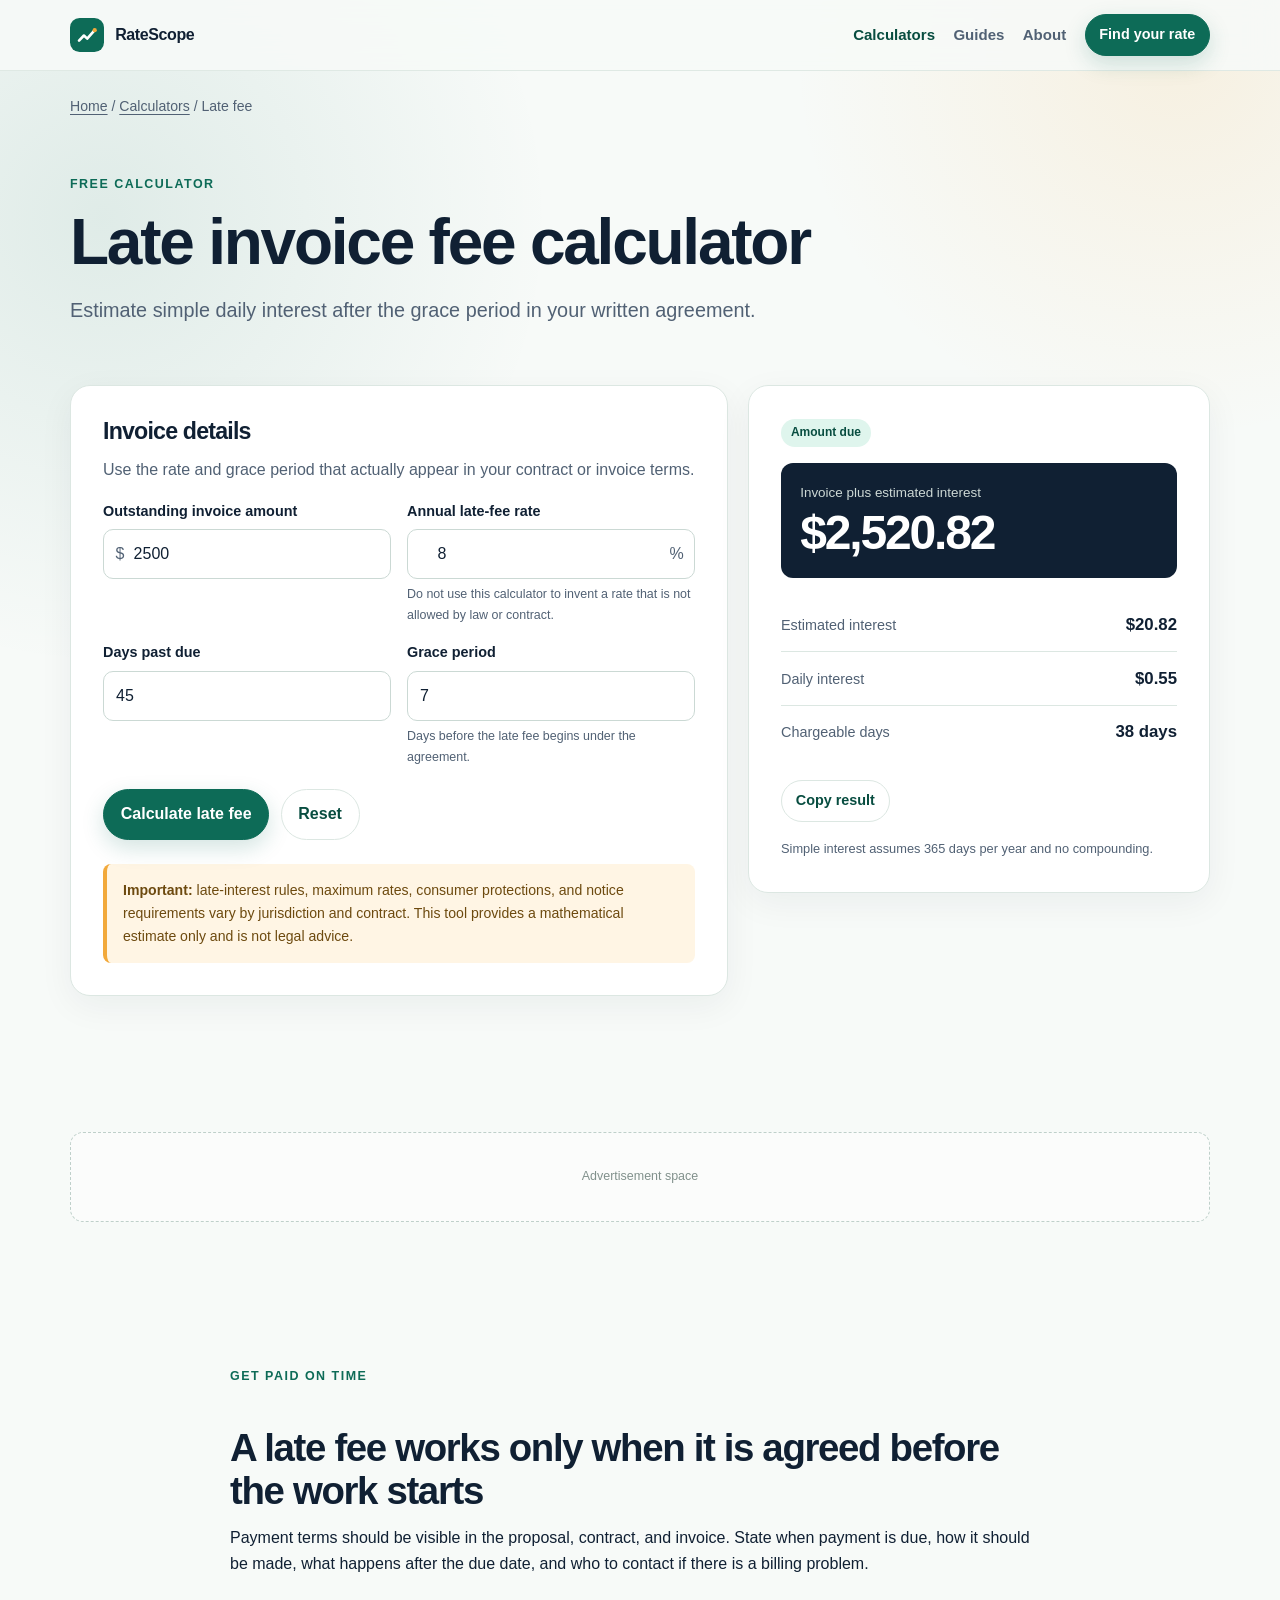
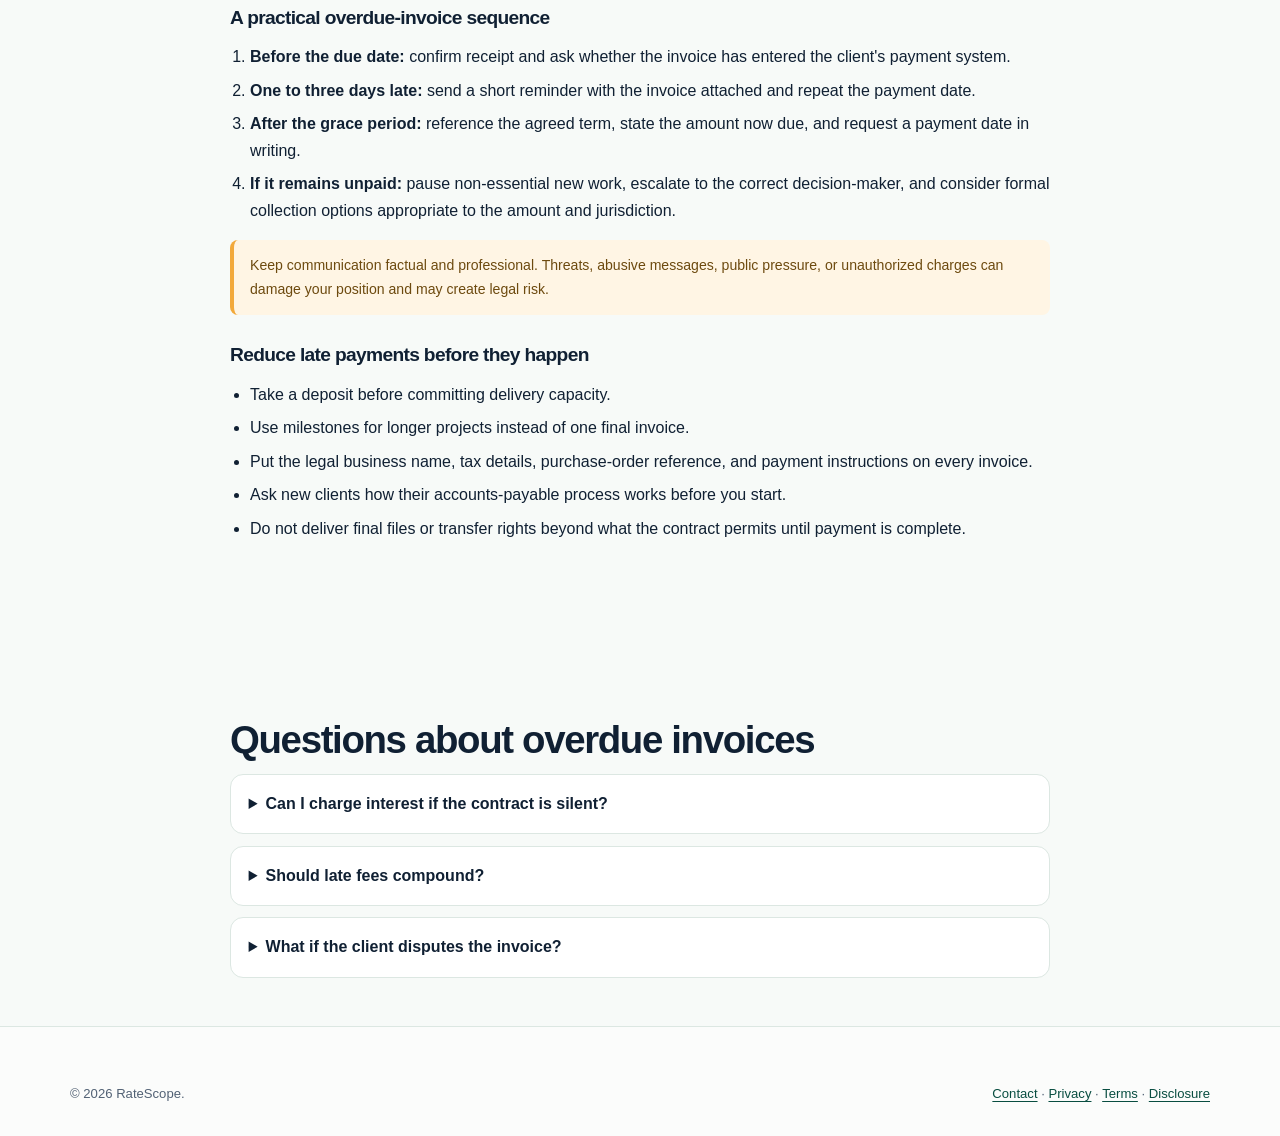
<file: tools/late-fee.html>
<!doctype html>
<html lang="en">
<head>
  <meta charset="utf-8">
  <meta name="viewport" content="width=device-width, initial-scale=1">
  <title>Late Invoice Fee Calculator | RateScope</title>
  <meta name="description" content="Estimate simple daily interest and the total due on an overdue freelance invoice after a contractual grace period.">
  <meta name="robots" content="index,follow">
  <link rel="canonical" href="https://ppch627.github.io/ratescope-tools/tools/late-fee.html">
  <meta property="og:title" content="Late Invoice Fee Calculator">
  <meta property="og:description" content="Estimate simple daily interest on an overdue invoice using the rate in your contract.">
  <meta property="og:image" content="https://ppch627.github.io/ratescope-tools/assets/og-image.png">
  <meta name="theme-color" content="#0d6b57">
  <link rel="icon" href="../assets/favicon.svg" type="image/svg+xml">
  <link rel="manifest" href="../manifest.webmanifest">
  <link rel="stylesheet" href="../styles.css">
  <script type="application/ld+json">
  {"@context":"https://schema.org","@type":"WebApplication","name":"Late Invoice Fee Calculator","applicationCategory":"BusinessApplication","operatingSystem":"Any","offers":{"@type":"Offer","price":"0","priceCurrency":"USD"}}
  </script>
</head>
<body data-currency="USD" data-tool="late-fee">
  <a class="skip-link" href="#main">Skip to content</a>
  <header class="site-header">
    <div class="container header-inner">
      <a class="logo" href="../index.html" aria-label="RateScope home"><img class="logo-mark" src="../assets/logo.svg" alt="" width="34" height="34"><span>RateScope</span></a>
      <button class="mobile-nav-toggle" type="button" aria-expanded="false" aria-controls="site-nav">Menu</button>
      <nav class="nav" id="site-nav" aria-label="Primary navigation"><a href="../index.html#tools" aria-current="page">Calculators</a><a href="../guides/index.html">Guides</a><a href="../about.html">About</a><a class="button small" href="hourly-rate.html">Find your rate</a></nav>
    </div>
  </header>
  <main id="main">
    <div class="container">
      <div class="breadcrumbs"><a href="../index.html">Home</a> / <a href="../index.html#tools">Calculators</a> / Late fee</div>
      <header class="page-hero">
        <p class="eyebrow">Free calculator</p>
        <h1>Late invoice fee calculator</h1>
        <p class="lead">Estimate simple daily interest after the grace period in your written agreement.</p>
      </header>
    </div>

    <div class="container calculator-layout">
      <form class="form-card" data-calculator="late">
        <h2 style="font-size:1.45rem">Invoice details</h2>
        <p class="muted">Use the rate and grace period that actually appear in your contract or invoice terms.</p>
        <div class="form-grid">
          <div class="field">
            <label for="invoiceAmount">Outstanding invoice amount</label>
            <div class="input-prefix"><span>$</span><input id="invoiceAmount" name="invoiceAmount" type="number" min="0" step="10" value="2500" inputmode="decimal"></div>
          </div>
          <div class="field">
            <label for="annualRate">Annual late-fee rate</label>
            <div class="input-prefix"><input id="annualRate" name="annualRate" type="number" min="0" max="100" step="0.1" value="8" inputmode="decimal"><span style="left:auto;right:.7rem">%</span></div>
            <small>Do not use this calculator to invent a rate that is not allowed by law or contract.</small>
          </div>
          <div class="field">
            <label for="daysLate">Days past due</label>
            <input id="daysLate" name="daysLate" type="number" min="0" step="1" value="45" inputmode="numeric">
          </div>
          <div class="field">
            <label for="graceDays">Grace period</label>
            <input id="graceDays" name="graceDays" type="number" min="0" step="1" value="7" inputmode="numeric">
            <small>Days before the late fee begins under the agreement.</small>
          </div>
        </div>
        <div class="form-actions"><button class="button" type="submit">Calculate late fee</button><button class="button secondary" type="button" data-reset>Reset</button></div>
        <div class="notice" style="margin-top:1.5rem"><strong>Important:</strong> late-interest rules, maximum rates, consumer protections, and notice requirements vary by jurisdiction and contract. This tool provides a mathematical estimate only and is not legal advice.</div>
      </form>

      <aside class="result-card" aria-live="polite">
        <span class="badge">Amount due</span>
        <div class="result-total" style="margin-top:1rem"><span>Invoice plus estimated interest</span><strong id="resultLate">$0</strong></div>
        <ul class="result-list">
          <li><span>Estimated interest</span><strong id="interestAmount">$0</strong></li>
          <li><span>Daily interest</span><strong id="dailyInterest">$0</strong></li>
          <li><span>Chargeable days</span><strong id="chargeableDays">0 days</strong></li>
        </ul>
        <div class="form-actions"><button class="button secondary small" type="button" data-copy-result>Copy result</button></div>
        <p class="muted" style="font-size:.8rem;margin:1rem 0 0">Simple interest assumes 365 days per year and no compounding.</p>
      </aside>
    </div>

    <section class="section compact"><div class="container"><div class="ad-slot" data-ad-slot="late-fee-after-calculator">Advertisement space</div></div></section>

    <section class="section">
      <div class="container content">
        <p class="eyebrow">Get paid on time</p>
        <h2>A late fee works only when it is agreed before the work starts</h2>
        <p>Payment terms should be visible in the proposal, contract, and invoice. State when payment is due, how it should be made, what happens after the due date, and who to contact if there is a billing problem.</p>
        <h3>A practical overdue-invoice sequence</h3>
        <ol>
          <li><strong>Before the due date:</strong> confirm receipt and ask whether the invoice has entered the client's payment system.</li>
          <li><strong>One to three days late:</strong> send a short reminder with the invoice attached and repeat the payment date.</li>
          <li><strong>After the grace period:</strong> reference the agreed term, state the amount now due, and request a payment date in writing.</li>
          <li><strong>If it remains unpaid:</strong> pause non-essential new work, escalate to the correct decision-maker, and consider formal collection options appropriate to the amount and jurisdiction.</li>
        </ol>
        <div class="notice">Keep communication factual and professional. Threats, abusive messages, public pressure, or unauthorized charges can damage your position and may create legal risk.</div>
        <h3>Reduce late payments before they happen</h3>
        <ul>
          <li>Take a deposit before committing delivery capacity.</li>
          <li>Use milestones for longer projects instead of one final invoice.</li>
          <li>Put the legal business name, tax details, purchase-order reference, and payment instructions on every invoice.</li>
          <li>Ask new clients how their accounts-payable process works before you start.</li>
          <li>Do not deliver final files or transfer rights beyond what the contract permits until payment is complete.</li>
        </ul>
      </div>
    </section>

    <section class="section compact">
      <div class="container content">
        <h2>Questions about overdue invoices</h2>
        <div class="faq">
          <details><summary>Can I charge interest if the contract is silent?</summary><p>Possibly, depending on local law, but never assume. Check the applicable rules and get professional advice before adding a charge that was not agreed.</p></details>
          <details><summary>Should late fees compound?</summary><p>This calculator uses simple interest. Compounding or fixed late charges may have different legal treatment. Your contract should state the method clearly.</p></details>
          <details><summary>What if the client disputes the invoice?</summary><p>Pause the late-fee countdown for the disputed portion if your agreement requires it, and resolve the factual dispute in writing before escalating.</p></details>
        </div>
      </div>
    </section>
  </main>
  <footer class="site-footer"><div class="container footer-bottom" style="margin-top:0;border-top:0;padding-top:0"><span>© <span data-year>2026</span> RateScope.</span><span><a href="../contact.html">Contact</a> · <a href="../privacy.html">Privacy</a> · <a href="../terms.html">Terms</a> · <a href="../affiliate-disclosure.html">Disclosure</a></span></div></footer>
  <script src="../site-config.js" defer></script>
  <script src="../monetization.js" defer></script>
  <script src="../app.js" defer></script>
</body>
</html>
</file>
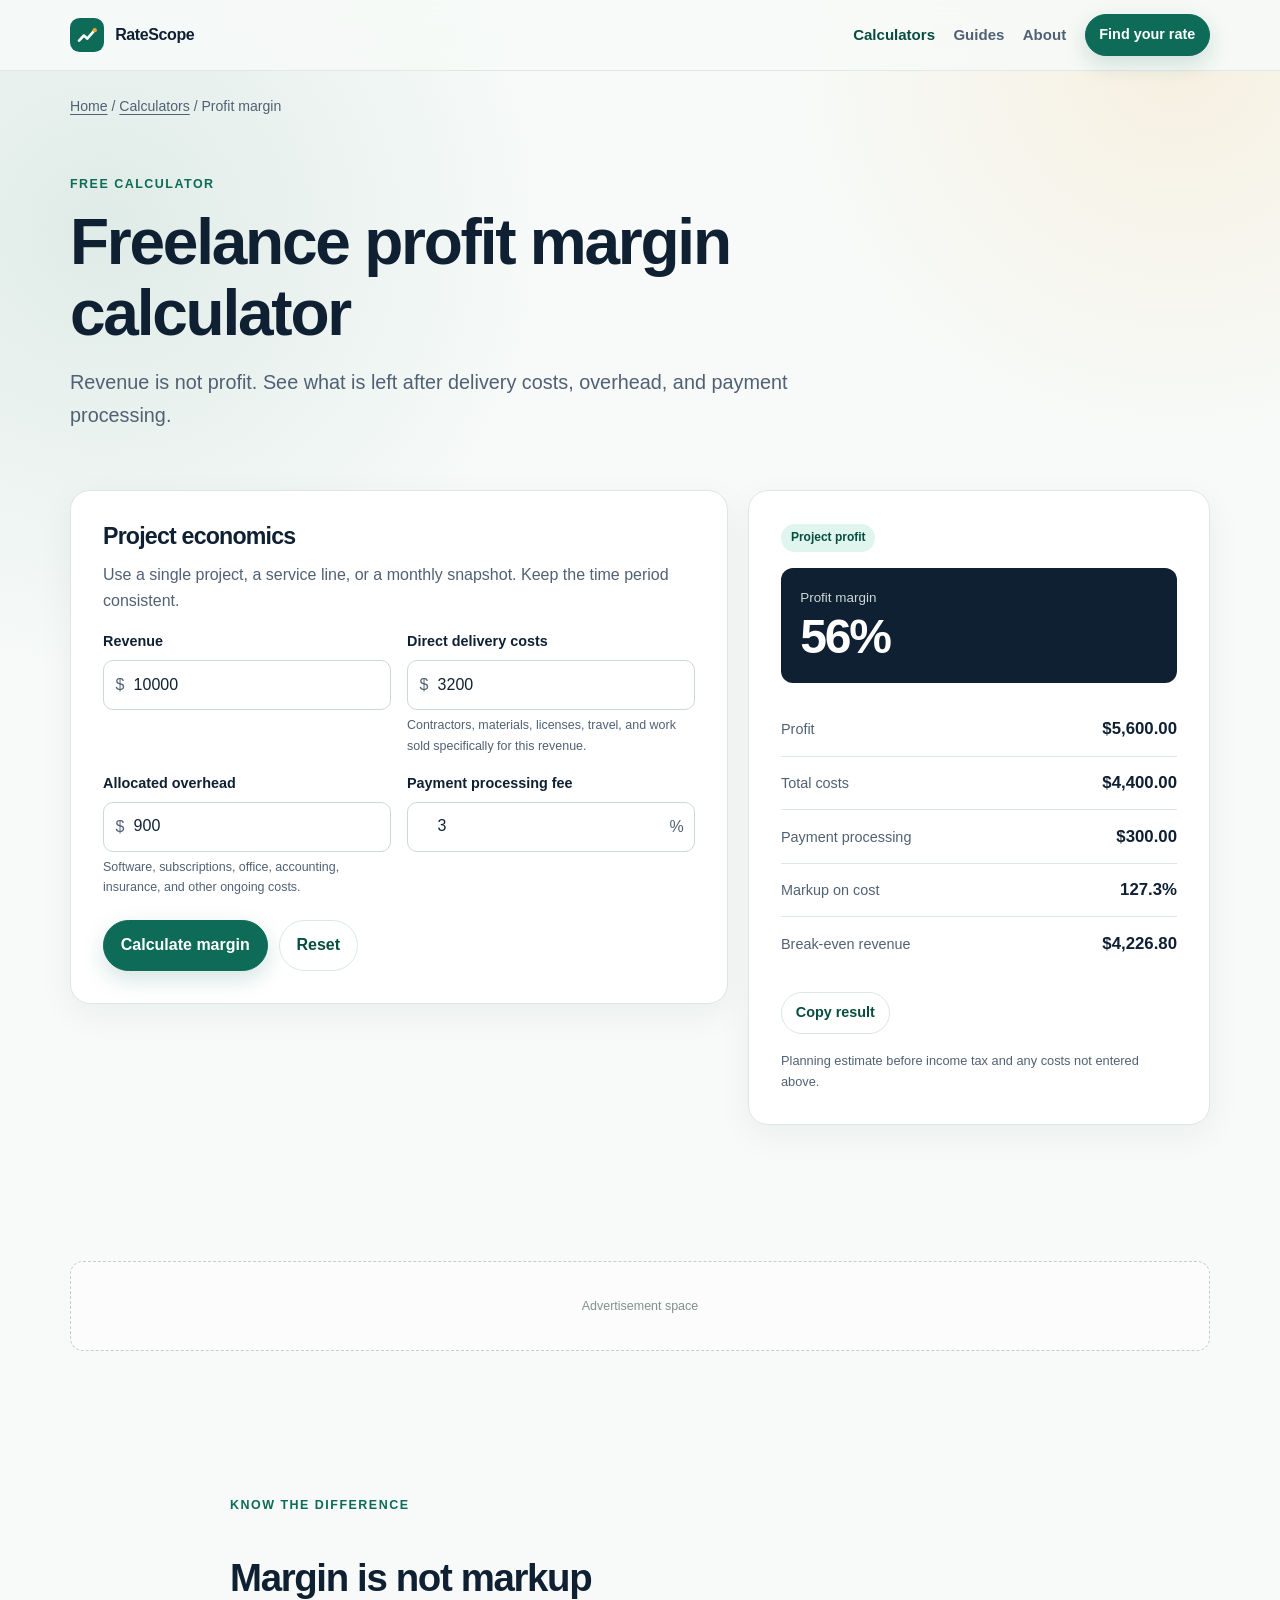
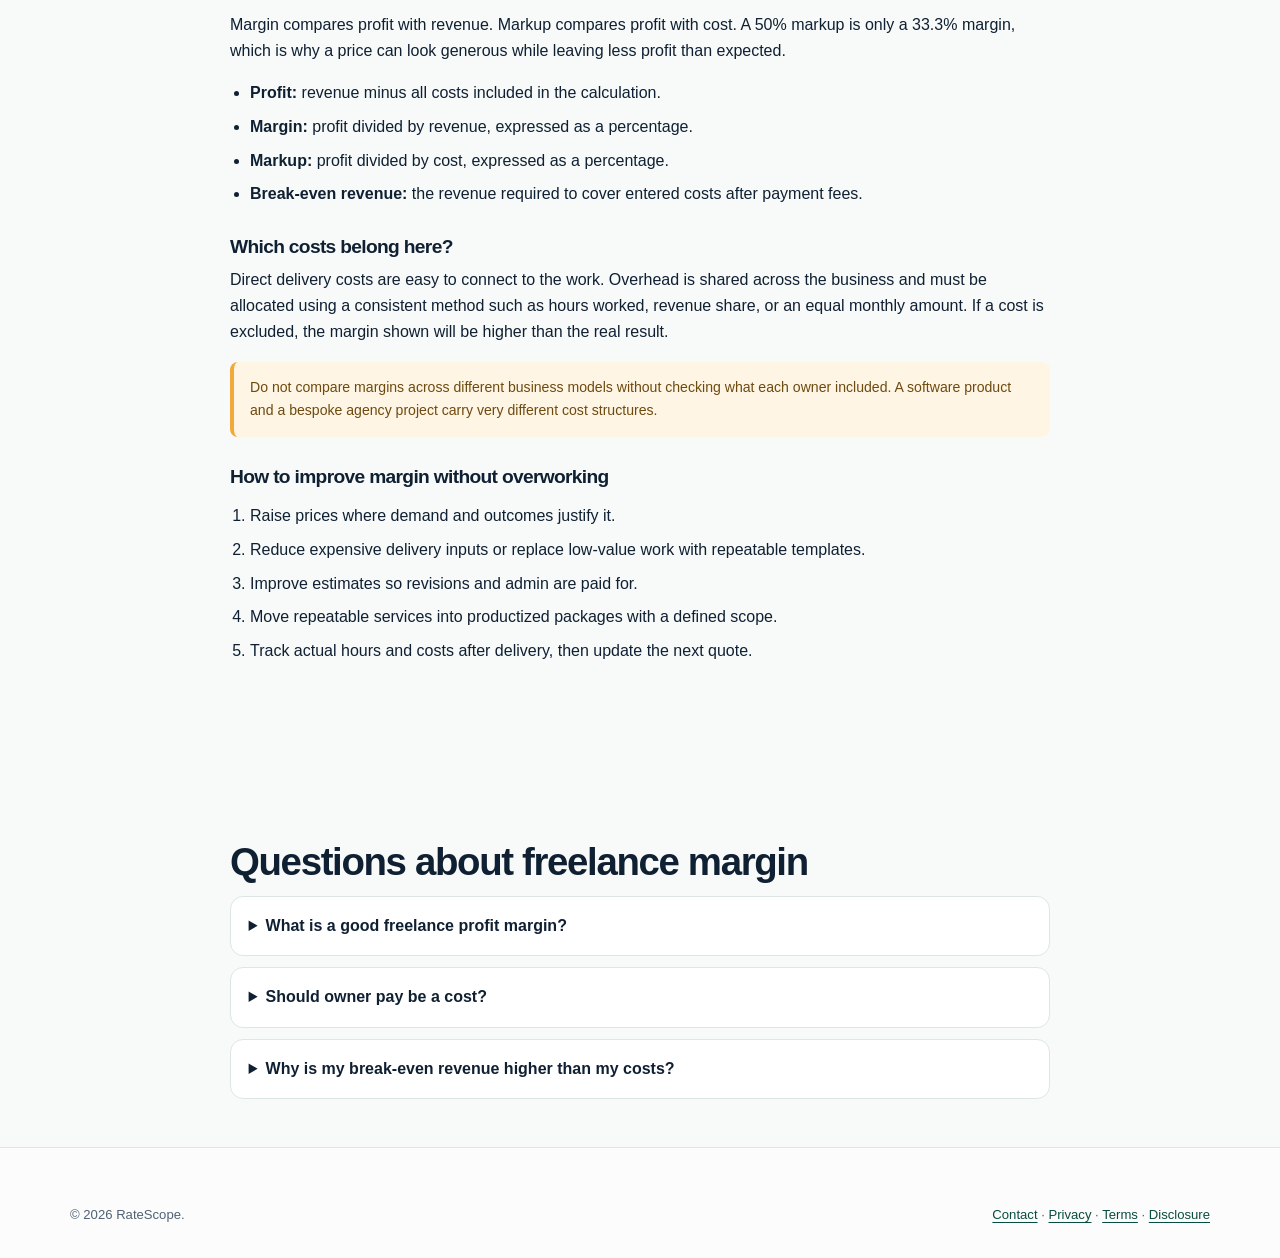
<file: tools/profit-margin.html>
<!doctype html>
<html lang="en">
<head>
  <meta charset="utf-8">
  <meta name="viewport" content="width=device-width, initial-scale=1">
  <title>Freelance Profit Margin Calculator | RateScope</title>
  <meta name="description" content="Calculate profit, margin, markup, payment fees, and break-even revenue for a freelance project or service business.">
  <meta name="robots" content="index,follow">
  <link rel="canonical" href="https://ppch627.github.io/ratescope-tools/tools/profit-margin.html">
  <meta property="og:title" content="Freelance Profit Margin Calculator">
  <meta property="og:description" content="See what remains after delivery costs, overhead, and payment processing.">
  <meta property="og:image" content="https://ppch627.github.io/ratescope-tools/assets/og-image.png">
  <meta name="theme-color" content="#0d6b57">
  <link rel="icon" href="../assets/favicon.svg" type="image/svg+xml">
  <link rel="manifest" href="../manifest.webmanifest">
  <link rel="stylesheet" href="../styles.css">
  <script type="application/ld+json">
  {"@context":"https://schema.org","@type":"WebApplication","name":"Freelance Profit Margin Calculator","applicationCategory":"BusinessApplication","operatingSystem":"Any","offers":{"@type":"Offer","price":"0","priceCurrency":"USD"}}
  </script>
</head>
<body data-currency="USD" data-tool="profit-margin">
  <a class="skip-link" href="#main">Skip to content</a>
  <header class="site-header">
    <div class="container header-inner">
      <a class="logo" href="../index.html" aria-label="RateScope home"><img class="logo-mark" src="../assets/logo.svg" alt="" width="34" height="34"><span>RateScope</span></a>
      <button class="mobile-nav-toggle" type="button" aria-expanded="false" aria-controls="site-nav">Menu</button>
      <nav class="nav" id="site-nav" aria-label="Primary navigation"><a href="../index.html#tools" aria-current="page">Calculators</a><a href="../guides/index.html">Guides</a><a href="../about.html">About</a><a class="button small" href="hourly-rate.html">Find your rate</a></nav>
    </div>
  </header>
  <main id="main">
    <div class="container">
      <div class="breadcrumbs"><a href="../index.html">Home</a> / <a href="../index.html#tools">Calculators</a> / Profit margin</div>
      <header class="page-hero">
        <p class="eyebrow">Free calculator</p>
        <h1>Freelance profit margin calculator</h1>
        <p class="lead">Revenue is not profit. See what is left after delivery costs, overhead, and payment processing.</p>
      </header>
    </div>

    <div class="container calculator-layout">
      <form class="form-card" data-calculator="margin" data-live="true">
        <h2 style="font-size:1.45rem">Project economics</h2>
        <p class="muted">Use a single project, a service line, or a monthly snapshot. Keep the time period consistent.</p>
        <div class="form-grid">
          <div class="field">
            <label for="revenue">Revenue</label>
            <div class="input-prefix"><span>$</span><input id="revenue" name="revenue" type="number" min="0" step="100" value="10000" inputmode="decimal"></div>
          </div>
          <div class="field">
            <label for="directCosts">Direct delivery costs</label>
            <div class="input-prefix"><span>$</span><input id="directCosts" name="directCosts" type="number" min="0" step="100" value="3200" inputmode="decimal"></div>
            <small>Contractors, materials, licenses, travel, and work sold specifically for this revenue.</small>
          </div>
          <div class="field">
            <label for="overhead">Allocated overhead</label>
            <div class="input-prefix"><span>$</span><input id="overhead" name="overhead" type="number" min="0" step="50" value="900" inputmode="decimal"></div>
            <small>Software, subscriptions, office, accounting, insurance, and other ongoing costs.</small>
          </div>
          <div class="field">
            <label for="paymentFeePercent">Payment processing fee</label>
            <div class="input-prefix"><input id="paymentFeePercent" name="paymentFeePercent" type="number" min="0" max="50" step="0.1" value="3" inputmode="decimal"><span style="left:auto;right:.7rem">%</span></div>
          </div>
        </div>
        <div class="form-actions"><button class="button" type="submit">Calculate margin</button><button class="button secondary" type="button" data-reset>Reset</button></div>
      </form>

      <aside class="result-card" aria-live="polite">
        <span class="badge">Project profit</span>
        <div class="result-total" style="margin-top:1rem"><span>Profit margin</span><strong id="resultMargin">0%</strong></div>
        <ul class="result-list">
          <li><span>Profit</span><strong id="profitAmount">$0</strong></li>
          <li><span>Total costs</span><strong id="costAmount">$0</strong></li>
          <li><span>Payment processing</span><strong id="paymentFee">$0</strong></li>
          <li><span>Markup on cost</span><strong id="markupAmount">0%</strong></li>
          <li><span>Break-even revenue</span><strong id="breakEvenRevenue">$0</strong></li>
        </ul>
        <div class="form-actions"><button class="button secondary small" type="button" data-copy-result>Copy result</button></div>
        <p class="muted" style="font-size:.8rem;margin:1rem 0 0">Planning estimate before income tax and any costs not entered above.</p>
      </aside>
    </div>

    <section class="section compact"><div class="container"><div class="ad-slot" data-ad-slot="margin-after-calculator">Advertisement space</div></div></section>

    <section class="section">
      <div class="container content">
        <p class="eyebrow">Know the difference</p>
        <h2>Margin is not markup</h2>
        <p>Margin compares profit with revenue. Markup compares profit with cost. A 50% markup is only a 33.3% margin, which is why a price can look generous while leaving less profit than expected.</p>
        <ul>
          <li><strong>Profit:</strong> revenue minus all costs included in the calculation.</li>
          <li><strong>Margin:</strong> profit divided by revenue, expressed as a percentage.</li>
          <li><strong>Markup:</strong> profit divided by cost, expressed as a percentage.</li>
          <li><strong>Break-even revenue:</strong> the revenue required to cover entered costs after payment fees.</li>
        </ul>
        <h3>Which costs belong here?</h3>
        <p>Direct delivery costs are easy to connect to the work. Overhead is shared across the business and must be allocated using a consistent method such as hours worked, revenue share, or an equal monthly amount. If a cost is excluded, the margin shown will be higher than the real result.</p>
        <div class="notice">Do not compare margins across different business models without checking what each owner included. A software product and a bespoke agency project carry very different cost structures.</div>
        <h3>How to improve margin without overworking</h3>
        <ol>
          <li>Raise prices where demand and outcomes justify it.</li>
          <li>Reduce expensive delivery inputs or replace low-value work with repeatable templates.</li>
          <li>Improve estimates so revisions and admin are paid for.</li>
          <li>Move repeatable services into productized packages with a defined scope.</li>
          <li>Track actual hours and costs after delivery, then update the next quote.</li>
        </ol>
      </div>
    </section>

    <section class="section compact">
      <div class="container content">
        <h2>Questions about freelance margin</h2>
        <div class="faq">
          <details><summary>What is a good freelance profit margin?</summary><p>It depends on risk, utilization, and business model. A solo service business may need a higher margin than a productized agency because revenue is less predictable and time cannot be scaled easily.</p></details>
          <details><summary>Should owner pay be a cost?</summary><p>For decision-making, it is useful to separate market-rate owner pay from profit. If you do not include it, a positive margin may simply be hidden compensation for your time.</p></details>
          <details><summary>Why is my break-even revenue higher than my costs?</summary><p>Payment processing takes a percentage of revenue. The business must collect enough revenue so the amount remaining after the fee covers all other costs.</p></details>
        </div>
      </div>
    </section>
  </main>
  <footer class="site-footer"><div class="container footer-bottom" style="margin-top:0;border-top:0;padding-top:0"><span>© <span data-year>2026</span> RateScope.</span><span><a href="../contact.html">Contact</a> · <a href="../privacy.html">Privacy</a> · <a href="../terms.html">Terms</a> · <a href="../affiliate-disclosure.html">Disclosure</a></span></div></footer>
  <script src="../site-config.js" defer></script>
  <script src="../monetization.js" defer></script>
  <script src="../app.js" defer></script>
</body>
</html>
</file>
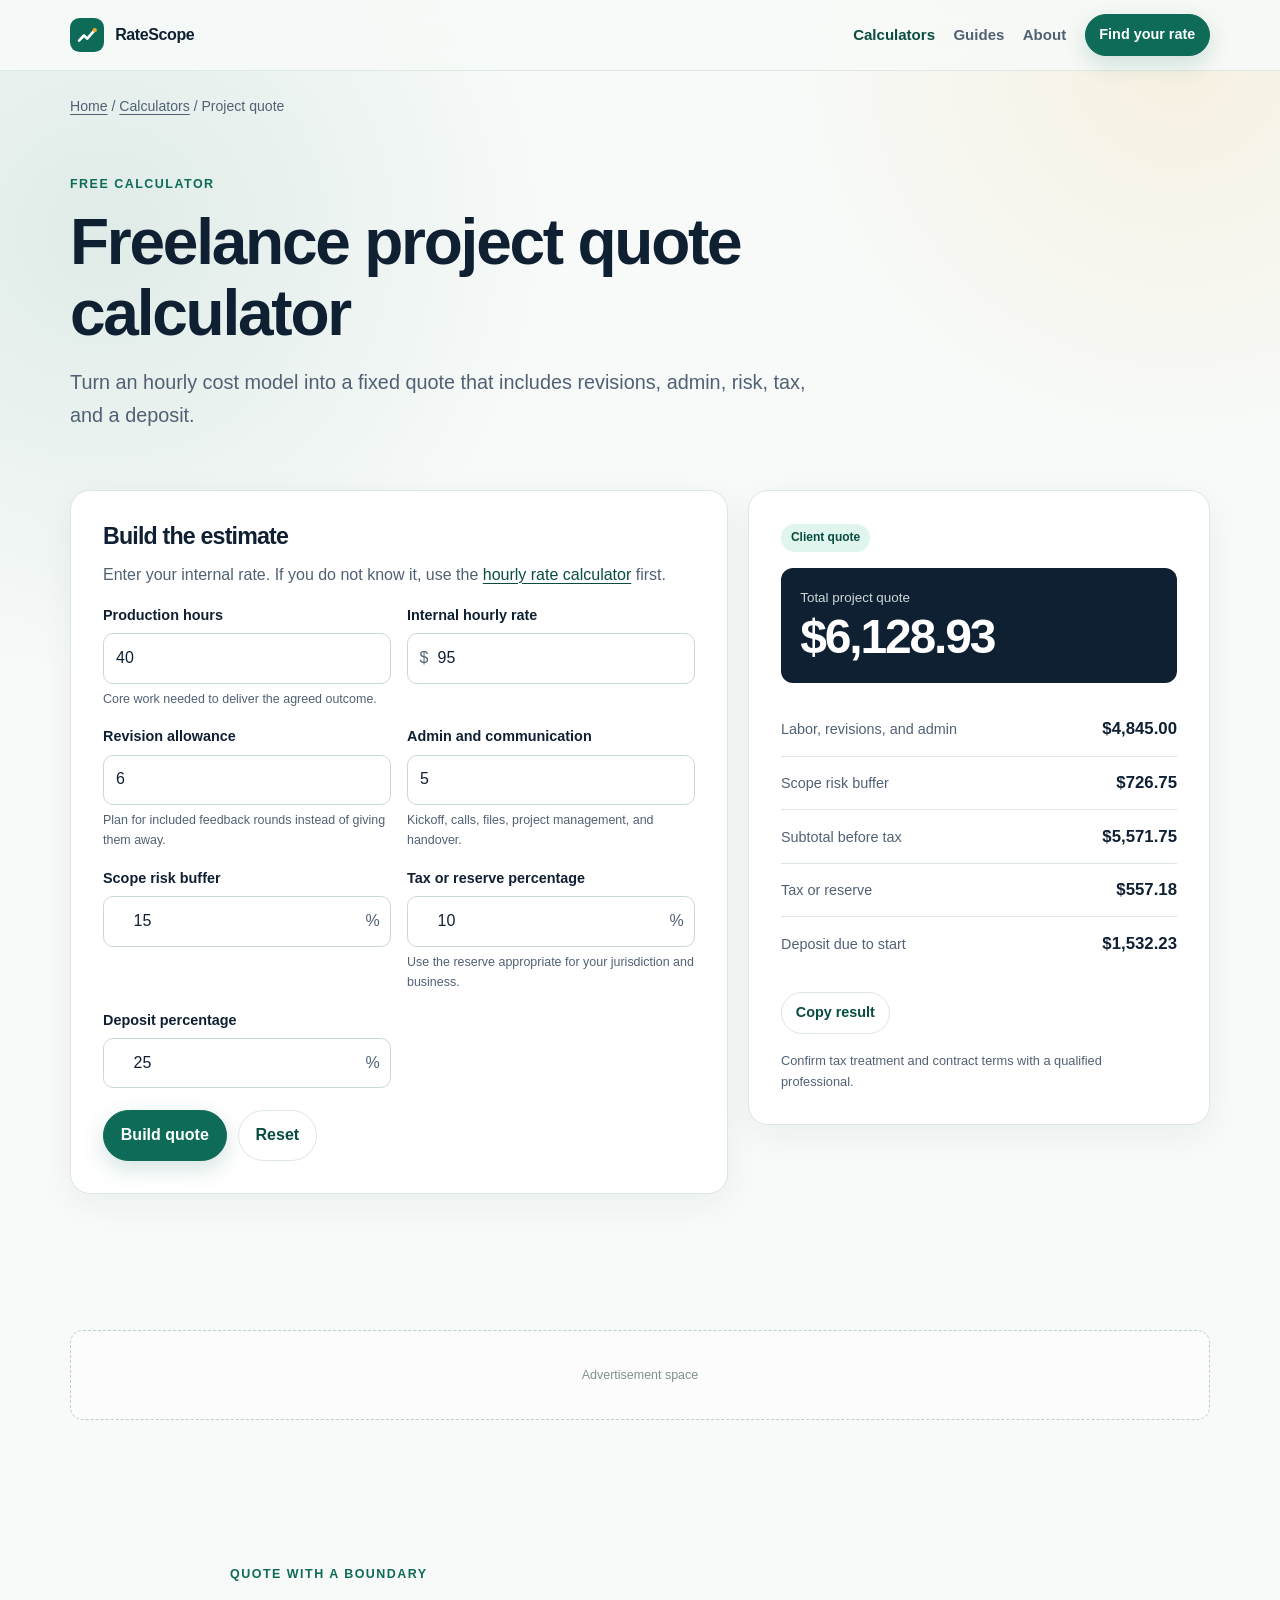
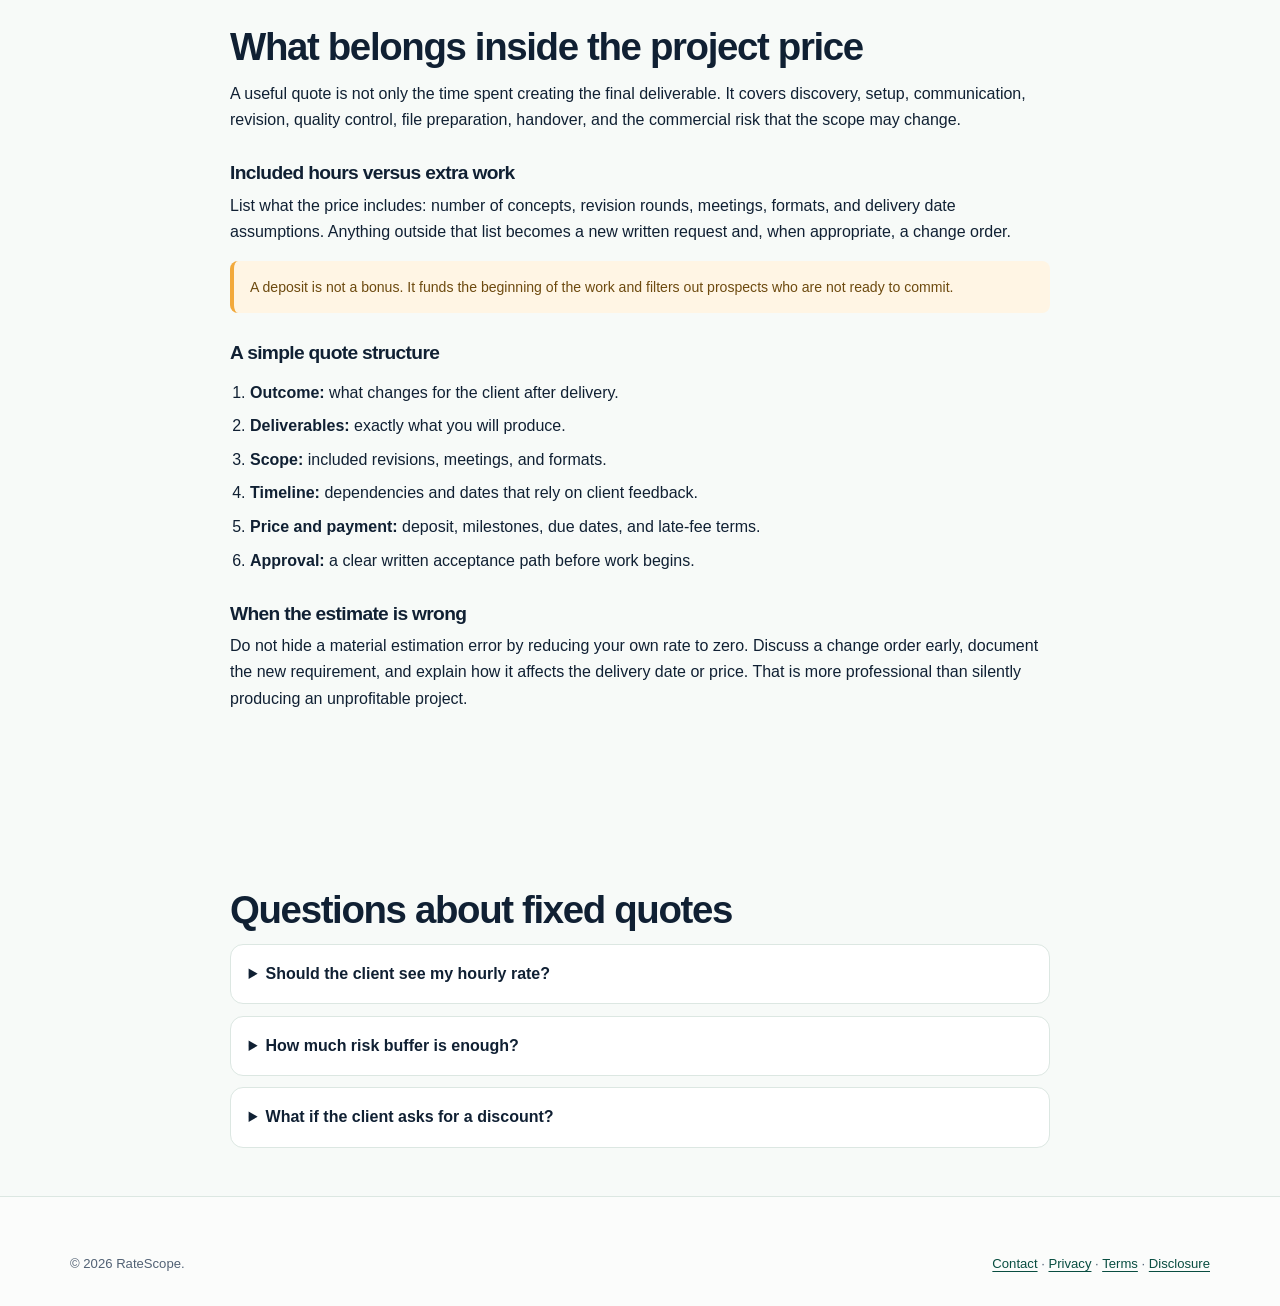
<file: tools/project-quote.html>
<!doctype html>
<html lang="en">
<head>
  <meta charset="utf-8">
  <meta name="viewport" content="width=device-width, initial-scale=1">
  <title>Freelance Project Quote Calculator | RateScope</title>
  <meta name="description" content="Build a clearer freelance project quote with labor, revisions, admin time, scope risk, tax, and deposit included.">
  <meta name="robots" content="index,follow">
  <link rel="canonical" href="https://ppch627.github.io/ratescope-tools/tools/project-quote.html">
  <meta property="og:title" content="Freelance Project Quote Calculator">
  <meta property="og:description" content="Price the whole project, including the work clients often forget to buy.">
  <meta property="og:image" content="https://ppch627.github.io/ratescope-tools/assets/og-image.png">
  <meta name="theme-color" content="#0d6b57">
  <link rel="icon" href="../assets/favicon.svg" type="image/svg+xml">
  <link rel="manifest" href="../manifest.webmanifest">
  <link rel="stylesheet" href="../styles.css">
  <script type="application/ld+json">
  {"@context":"https://schema.org","@type":"WebApplication","name":"Freelance Project Quote Calculator","applicationCategory":"BusinessApplication","operatingSystem":"Any","offers":{"@type":"Offer","price":"0","priceCurrency":"USD"}}
  </script>
</head>
<body data-currency="USD" data-tool="project-quote">
  <a class="skip-link" href="#main">Skip to content</a>
  <header class="site-header">
    <div class="container header-inner">
      <a class="logo" href="../index.html" aria-label="RateScope home"><img class="logo-mark" src="../assets/logo.svg" alt="" width="34" height="34"><span>RateScope</span></a>
      <button class="mobile-nav-toggle" type="button" aria-expanded="false" aria-controls="site-nav">Menu</button>
      <nav class="nav" id="site-nav" aria-label="Primary navigation">
        <a href="../index.html#tools" aria-current="page">Calculators</a><a href="../guides/index.html">Guides</a><a href="../about.html">About</a><a class="button small" href="hourly-rate.html">Find your rate</a>
      </nav>
    </div>
  </header>
  <main id="main">
    <div class="container">
      <div class="breadcrumbs"><a href="../index.html">Home</a> / <a href="../index.html#tools">Calculators</a> / Project quote</div>
      <header class="page-hero">
        <p class="eyebrow">Free calculator</p>
        <h1>Freelance project quote calculator</h1>
        <p class="lead">Turn an hourly cost model into a fixed quote that includes revisions, admin, risk, tax, and a deposit.</p>
      </header>
    </div>

    <div class="container calculator-layout">
      <form class="form-card" data-calculator="quote">
        <h2 style="font-size:1.45rem">Build the estimate</h2>
        <p class="muted">Enter your internal rate. If you do not know it, use the <a href="hourly-rate.html">hourly rate calculator</a> first.</p>
        <div class="form-grid">
          <div class="field">
            <label for="estimateHours">Production hours</label>
            <input id="estimateHours" name="estimateHours" type="number" min="0" step="0.5" value="40" inputmode="decimal">
            <small>Core work needed to deliver the agreed outcome.</small>
          </div>
          <div class="field">
            <label for="hourlyRate">Internal hourly rate</label>
            <div class="input-prefix"><span>$</span><input id="hourlyRate" name="hourlyRate" type="number" min="0" step="1" value="95" inputmode="decimal"></div>
          </div>
          <div class="field">
            <label for="revisionHours">Revision allowance</label>
            <input id="revisionHours" name="revisionHours" type="number" min="0" step="0.5" value="6" inputmode="decimal">
            <small>Plan for included feedback rounds instead of giving them away.</small>
          </div>
          <div class="field">
            <label for="adminHours">Admin and communication</label>
            <input id="adminHours" name="adminHours" type="number" min="0" step="0.5" value="5" inputmode="decimal">
            <small>Kickoff, calls, files, project management, and handover.</small>
          </div>
          <div class="field">
            <label for="riskPercent">Scope risk buffer</label>
            <div class="input-prefix"><input id="riskPercent" name="riskPercent" type="number" min="0" max="100" step="1" value="15" inputmode="decimal"><span style="left:auto;right:.7rem">%</span></div>
          </div>
          <div class="field">
            <label for="taxPercent">Tax or reserve percentage</label>
            <div class="input-prefix"><input id="taxPercent" name="taxPercent" type="number" min="0" max="100" step="1" value="10" inputmode="decimal"><span style="left:auto;right:.7rem">%</span></div>
            <small>Use the reserve appropriate for your jurisdiction and business.</small>
          </div>
          <div class="field">
            <label for="depositPercent">Deposit percentage</label>
            <div class="input-prefix"><input id="depositPercent" name="depositPercent" type="number" min="0" max="100" step="1" value="25" inputmode="decimal"><span style="left:auto;right:.7rem">%</span></div>
          </div>
        </div>
        <div class="form-actions"><button class="button" type="submit">Build quote</button><button class="button secondary" type="button" data-reset>Reset</button></div>
      </form>

      <aside class="result-card" aria-live="polite">
        <span class="badge">Client quote</span>
        <div class="result-total" style="margin-top:1rem"><span>Total project quote</span><strong id="resultQuote">$0</strong></div>
        <ul class="result-list">
          <li><span>Labor, revisions, and admin</span><strong id="laborTotal">$0</strong></li>
          <li><span>Scope risk buffer</span><strong id="riskTotal">$0</strong></li>
          <li><span>Subtotal before tax</span><strong id="subtotalTotal">$0</strong></li>
          <li><span>Tax or reserve</span><strong id="taxTotal">$0</strong></li>
          <li><span>Deposit due to start</span><strong id="depositTotal">$0</strong></li>
        </ul>
        <div class="form-actions"><button class="button secondary small" type="button" data-copy-result>Copy result</button></div>
        <p class="muted" style="font-size:.8rem;margin:1rem 0 0">Confirm tax treatment and contract terms with a qualified professional.</p>
      </aside>
    </div>

    <section class="section compact"><div class="container"><div class="ad-slot" data-ad-slot="quote-after-calculator">Advertisement space</div></div></section>

    <section class="section">
      <div class="container content">
        <p class="eyebrow">Quote with a boundary</p>
        <h2>What belongs inside the project price</h2>
        <p>A useful quote is not only the time spent creating the final deliverable. It covers discovery, setup, communication, revision, quality control, file preparation, handover, and the commercial risk that the scope may change.</p>
        <h3>Included hours versus extra work</h3>
        <p>List what the price includes: number of concepts, revision rounds, meetings, formats, and delivery date assumptions. Anything outside that list becomes a new written request and, when appropriate, a change order.</p>
        <div class="notice">A deposit is not a bonus. It funds the beginning of the work and filters out prospects who are not ready to commit.</div>
        <h3>A simple quote structure</h3>
        <ol>
          <li><strong>Outcome:</strong> what changes for the client after delivery.</li>
          <li><strong>Deliverables:</strong> exactly what you will produce.</li>
          <li><strong>Scope:</strong> included revisions, meetings, and formats.</li>
          <li><strong>Timeline:</strong> dependencies and dates that rely on client feedback.</li>
          <li><strong>Price and payment:</strong> deposit, milestones, due dates, and late-fee terms.</li>
          <li><strong>Approval:</strong> a clear written acceptance path before work begins.</li>
        </ol>
        <h3>When the estimate is wrong</h3>
        <p>Do not hide a material estimation error by reducing your own rate to zero. Discuss a change order early, document the new requirement, and explain how it affects the delivery date or price. That is more professional than silently producing an unprofitable project.</p>
      </div>
    </section>

    <section class="section compact">
      <div class="container content">
        <h2>Questions about fixed quotes</h2>
        <div class="faq">
          <details><summary>Should the client see my hourly rate?</summary><p>Usually not necessary. The client buys the outcome and a defined scope. Your internal rate is still essential for deciding whether the fixed price is profitable.</p></details>
          <details><summary>How much risk buffer is enough?</summary><p>There is no universal percentage. Use more when the brief is vague, the client is new, the technology is uncertain, or many stakeholders must approve the work.</p></details>
          <details><summary>What if the client asks for a discount?</summary><p>Reduce scope, not the value of the same work. Remove deliverables, revision rounds, meetings, or speed. Protect the core margin.</p></details>
        </div>
      </div>
    </section>
  </main>
  <footer class="site-footer"><div class="container footer-bottom" style="margin-top:0;border-top:0;padding-top:0"><span>© <span data-year>2026</span> RateScope.</span><span><a href="../contact.html">Contact</a> · <a href="../privacy.html">Privacy</a> · <a href="../terms.html">Terms</a> · <a href="../affiliate-disclosure.html">Disclosure</a></span></div></footer>
  <script src="../site-config.js" defer></script>
  <script src="../monetization.js" defer></script>
  <script src="../app.js" defer></script>
</body>
</html>
</file>
<file: styles.css>
:root {
  --ink: #102033;
  --ink-soft: #516174;
  --paper: #f7faf8;
  --card: #ffffff;
  --line: #dce7e2;
  --brand: #0d6b57;
  --brand-dark: #084d40;
  --brand-soft: #dff5ed;
  --accent: #f2a93b;
  --danger: #aa3e35;
  --shadow: 0 18px 50px rgba(16, 32, 51, 0.09);
  --radius: 20px;
  --radius-sm: 12px;
  --max: 1140px;
}

* { box-sizing: border-box; }
html { scroll-behavior: smooth; }
body {
  margin: 0;
  color: var(--ink);
  background:
    radial-gradient(circle at 8% 8%, rgba(13, 107, 87, 0.10), transparent 28rem),
    radial-gradient(circle at 92% 2%, rgba(242, 169, 59, 0.12), transparent 24rem),
    var(--paper);
  font-family: ui-sans-serif, -apple-system, BlinkMacSystemFont, "Segoe UI", "Microsoft YaHei", sans-serif;
  line-height: 1.65;
}
a { color: var(--brand-dark); text-decoration-thickness: 1px; text-underline-offset: 3px; }
a:hover { color: var(--brand); }
img, svg { max-width: 100%; }
button, input, select, textarea { font: inherit; }
button { cursor: pointer; }
.skip-link {
  position: absolute; left: -9999px; top: 0; z-index: 100;
  background: var(--ink); color: #fff; padding: .75rem 1rem;
}
.skip-link:focus { left: 1rem; }
.container { width: min(calc(100% - 2rem), var(--max)); margin-inline: auto; }
.site-header {
  position: sticky; top: 0; z-index: 50;
  background: rgba(247, 250, 248, 0.9);
  backdrop-filter: blur(14px);
  border-bottom: 1px solid rgba(220, 231, 226, 0.9);
}
.header-inner { min-height: 70px; display: flex; align-items: center; justify-content: space-between; gap: 1.25rem; }
.logo { display: inline-flex; align-items: center; gap: .7rem; color: var(--ink); font-weight: 800; text-decoration: none; letter-spacing: -.025em; }
.logo-mark { width: 34px; height: 34px; }
.nav { display: flex; align-items: center; gap: 1.15rem; }
.nav a { color: var(--ink-soft); font-size: .94rem; font-weight: 650; text-decoration: none; }
.nav a:hover, .nav a[aria-current="page"] { color: var(--brand-dark); }
.nav .button { color: #fff; }
.button {
  display: inline-flex; align-items: center; justify-content: center; gap: .45rem;
  min-height: 44px; padding: .72rem 1.05rem; border: 1px solid var(--brand);
  border-radius: 999px; background: var(--brand); color: #fff; font-weight: 750;
  text-decoration: none; transition: transform .15s ease, box-shadow .15s ease, background .15s ease;
  box-shadow: 0 8px 22px rgba(13, 107, 87, .18);
}
.button:hover { color: #fff; background: var(--brand-dark); transform: translateY(-1px); }
.button.secondary { background: #fff; color: var(--brand-dark); border-color: var(--line); box-shadow: none; }
.button.secondary:hover { color: var(--brand-dark); border-color: var(--brand); }
.button.small { min-height: 38px; padding: .52rem .86rem; font-size: .9rem; }
.eyebrow { margin: 0 0 .75rem; color: var(--brand); font-size: .78rem; font-weight: 850; letter-spacing: .12em; text-transform: uppercase; }
h1, h2, h3 { line-height: 1.12; letter-spacing: -.035em; }
h1 { margin: 0 0 1rem; font-size: clamp(2.35rem, 6vw, 5.1rem); }
h2 { margin: 0 0 .8rem; font-size: clamp(1.6rem, 3vw, 2.45rem); }
h3 { margin: 0 0 .55rem; font-size: 1.2rem; }
p { margin-top: 0; }
.lead { max-width: 760px; color: var(--ink-soft); font-size: clamp(1.03rem, 2vw, 1.24rem); }
.hero { padding: clamp(4rem, 9vw, 8.5rem) 0 4.5rem; }
.hero-grid { display: grid; grid-template-columns: minmax(0, 1.2fr) minmax(300px, .8fr); gap: clamp(2rem, 6vw, 5.5rem); align-items: center; }
.hero-actions { display: flex; flex-wrap: wrap; gap: .8rem; margin-top: 1.75rem; }
.trust-row { display: flex; flex-wrap: wrap; gap: 1rem 1.6rem; margin-top: 2rem; color: var(--ink-soft); font-size: .9rem; }
.trust-row span::before { content: "✓"; color: var(--brand); font-weight: 900; margin-right: .4rem; }
.hero-card {
  position: relative; overflow: hidden; padding: 1.5rem; border: 1px solid var(--line);
  border-radius: calc(var(--radius) + 6px); background: var(--card); box-shadow: var(--shadow);
}
.hero-card::after { content: ""; position: absolute; width: 180px; height: 180px; right: -75px; top: -75px; border-radius: 50%; background: var(--brand-soft); }
.mini-panel { position: relative; z-index: 1; }
.mini-result { margin: 1rem 0; padding: 1.15rem; border-radius: var(--radius-sm); background: var(--ink); color: #fff; }
.mini-result strong { display: block; font-size: 2.2rem; line-height: 1; letter-spacing: -.04em; }
.mini-result span { color: #c9d5d1; font-size: .85rem; }
.section { padding: 4.5rem 0; }
.section.compact { padding: 3rem 0; }
.section-head { display: flex; align-items: end; justify-content: space-between; gap: 1.5rem; margin-bottom: 1.8rem; }
.section-head p { max-width: 620px; color: var(--ink-soft); margin: 0; }
.grid { display: grid; gap: 1.15rem; }
.grid.two { grid-template-columns: repeat(2, minmax(0, 1fr)); }
.grid.three { grid-template-columns: repeat(3, minmax(0, 1fr)); }
.grid.four { grid-template-columns: repeat(4, minmax(0, 1fr)); }
.card {
  height: 100%; padding: 1.45rem; border: 1px solid var(--line); border-radius: var(--radius);
  background: rgba(255, 255, 255, .84); box-shadow: 0 8px 24px rgba(16, 32, 51, .04);
}
.card.link-card { color: var(--ink); text-decoration: none; transition: transform .18s ease, box-shadow .18s ease, border-color .18s ease; }
.card.link-card:hover { color: var(--ink); transform: translateY(-4px); border-color: rgba(13, 107, 87, .4); box-shadow: var(--shadow); }
.card p:last-child { margin-bottom: 0; }
.card-icon { display: grid; place-items: center; width: 44px; height: 44px; margin-bottom: 1rem; border-radius: 13px; background: var(--brand-soft); color: var(--brand-dark); font-size: 1.25rem; font-weight: 900; }
.badge { display: inline-flex; align-items: center; padding: .25rem .62rem; border-radius: 999px; background: var(--brand-soft); color: var(--brand-dark); font-size: .75rem; font-weight: 800; }
.breadcrumbs { margin: 1.5rem 0 0; color: var(--ink-soft); font-size: .88rem; }
.breadcrumbs a { color: var(--ink-soft); }
.page-hero { padding: 3.5rem 0 2.4rem; }
.page-hero h1 { max-width: 900px; font-size: clamp(2.15rem, 5vw, 4rem); }
.calculator-layout { display: grid; grid-template-columns: minmax(0, .94fr) minmax(330px, .66fr); gap: 1.25rem; align-items: start; padding-bottom: 4rem; }
.form-card, .result-card, .content-card {
  border: 1px solid var(--line); border-radius: var(--radius); background: var(--card); box-shadow: 0 10px 35px rgba(16, 32, 51, .055);
}
.form-card { padding: clamp(1.25rem, 3vw, 2rem); }
.result-card { position: sticky; top: 92px; padding: clamp(1.25rem, 3vw, 2rem); }
.form-grid { display: grid; grid-template-columns: repeat(2, minmax(0, 1fr)); gap: 1rem; }
.field { min-width: 0; }
.field.full { grid-column: 1 / -1; }
.field label, .field .label { display: block; margin-bottom: .35rem; color: var(--ink); font-size: .9rem; font-weight: 720; }
.field small { display: block; margin-top: .32rem; color: var(--ink-soft); font-size: .78rem; }
input, select {
  width: 100%; min-height: 46px; padding: .68rem .75rem; border: 1px solid #cbd9d4;
  border-radius: 10px; background: #fff; color: var(--ink); outline: none;
}
input:focus, select:focus { border-color: var(--brand); box-shadow: 0 0 0 3px rgba(13, 107, 87, .12); }
.input-prefix { position: relative; }
.input-prefix > span { position: absolute; left: .78rem; top: 50%; transform: translateY(-50%); color: var(--ink-soft); pointer-events: none; }
.input-prefix input { padding-left: 1.85rem; }
.form-actions { display: flex; flex-wrap: wrap; gap: .7rem; margin-top: 1.35rem; }
.result-list { margin: 1.25rem 0 0; padding: 0; list-style: none; }
.result-list li { display: flex; align-items: baseline; justify-content: space-between; gap: 1rem; padding: .78rem 0; border-bottom: 1px solid var(--line); }
.result-list li:last-child { border-bottom: 0; }
.result-list span { color: var(--ink-soft); font-size: .9rem; }
.result-list strong { text-align: right; font-size: 1.05rem; }
.result-total { margin-bottom: 1.25rem; padding: 1.2rem; border-radius: var(--radius-sm); background: var(--ink); color: #fff; }
.result-total span { display: block; color: #cdd8d5; font-size: .84rem; }
.result-total strong { display: block; margin-top: .12rem; font-size: clamp(2rem, 5vw, 3rem); letter-spacing: -.045em; line-height: 1.1; }
blockquote {
  margin: 1.5rem 0; padding: 1rem 1.25rem; border-left: 4px solid var(--brand);
  border-radius: 10px; background: #fff; color: var(--ink-soft);
}
blockquote p:last-child { margin-bottom: 0; }
.notice { padding: .9rem 1rem; border-left: 4px solid var(--accent); border-radius: 8px; background: #fff5e4; color: #6d4a0f; font-size: .88rem; }
.muted { color: var(--ink-soft); }
.content { max-width: 820px; }
.content h2 { margin-top: 2.5rem; }
.content h3 { margin-top: 1.8rem; }
.content ul, .content ol { padding-left: 1.25rem; }
.content li { margin-bottom: .45rem; }
.faq { display: grid; gap: .7rem; }
details { padding: 1rem 1.1rem; border: 1px solid var(--line); border-radius: 13px; background: #fff; }
summary { cursor: pointer; font-weight: 760; }
details p { margin: .8rem 0 0; color: var(--ink-soft); }
.cta-band { padding: clamp(2rem, 5vw, 3.4rem); border-radius: calc(var(--radius) + 5px); background: var(--ink); color: #fff; }
.cta-band h2 { color: #fff; }
.cta-band p { max-width: 720px; color: #ccd7d4; }
.cta-band .button { background: #fff; border-color: #fff; color: var(--ink); }
.cta-band .button:hover { color: var(--ink); background: var(--brand-soft); }
.ad-slot {
  min-height: 90px; display: grid; place-items: center; margin: 1.5rem 0;
  border: 1px dashed #bfd0ca; border-radius: 13px; color: #81918c; background: rgba(255,255,255,.45); font-size: .78rem;
}
.site-footer { padding: 3.5rem 0 2rem; border-top: 1px solid var(--line); background: rgba(255, 255, 255, .5); }
.footer-grid { display: grid; grid-template-columns: 1.3fr repeat(3, .7fr); gap: 2rem; }
.footer-grid h3 { font-size: .9rem; letter-spacing: .02em; }
.footer-links { display: grid; gap: .45rem; }
.footer-links a { color: var(--ink-soft); font-size: .88rem; text-decoration: none; }
.footer-bottom { display: flex; justify-content: space-between; gap: 1rem; margin-top: 2.5rem; padding-top: 1.25rem; border-top: 1px solid var(--line); color: var(--ink-soft); font-size: .82rem; }
.visually-hidden { position: absolute !important; width: 1px; height: 1px; padding: 0; margin: -1px; overflow: hidden; clip: rect(0,0,0,0); white-space: nowrap; border: 0; }
.mobile-nav-toggle { display: none; }
@media (max-width: 900px) {
  .hero-grid, .calculator-layout { grid-template-columns: 1fr; }
  .result-card { position: static; }
  .grid.four { grid-template-columns: repeat(2, minmax(0, 1fr)); }
  .footer-grid { grid-template-columns: 1fr 1fr; }
}
@media (max-width: 680px) {
  .header-inner { min-height: 62px; }
  .mobile-nav-toggle { display: inline-flex; min-height: 40px; padding: .45rem .7rem; border: 1px solid var(--line); border-radius: 10px; background: #fff; color: var(--ink); font-weight: 750; }
  .nav { position: absolute; left: 1rem; right: 1rem; top: 68px; display: none; align-items: stretch; padding: .8rem; border: 1px solid var(--line); border-radius: 14px; background: #fff; box-shadow: var(--shadow); }
  .nav.open { display: grid; }
  .nav a { padding: .45rem .3rem; }
  .grid.two, .grid.three, .grid.four, .form-grid { grid-template-columns: 1fr; }
  .section-head { display: block; }
  .section-head .button { margin-top: 1rem; }
  .footer-grid { grid-template-columns: 1fr; }
  .footer-bottom { display: block; }
  .footer-bottom span { display: block; margin-top: .45rem; }
}
@media (prefers-reduced-motion: reduce) {
  html { scroll-behavior: auto; }
  *, *::before, *::after { transition: none !important; }
}
</file>
